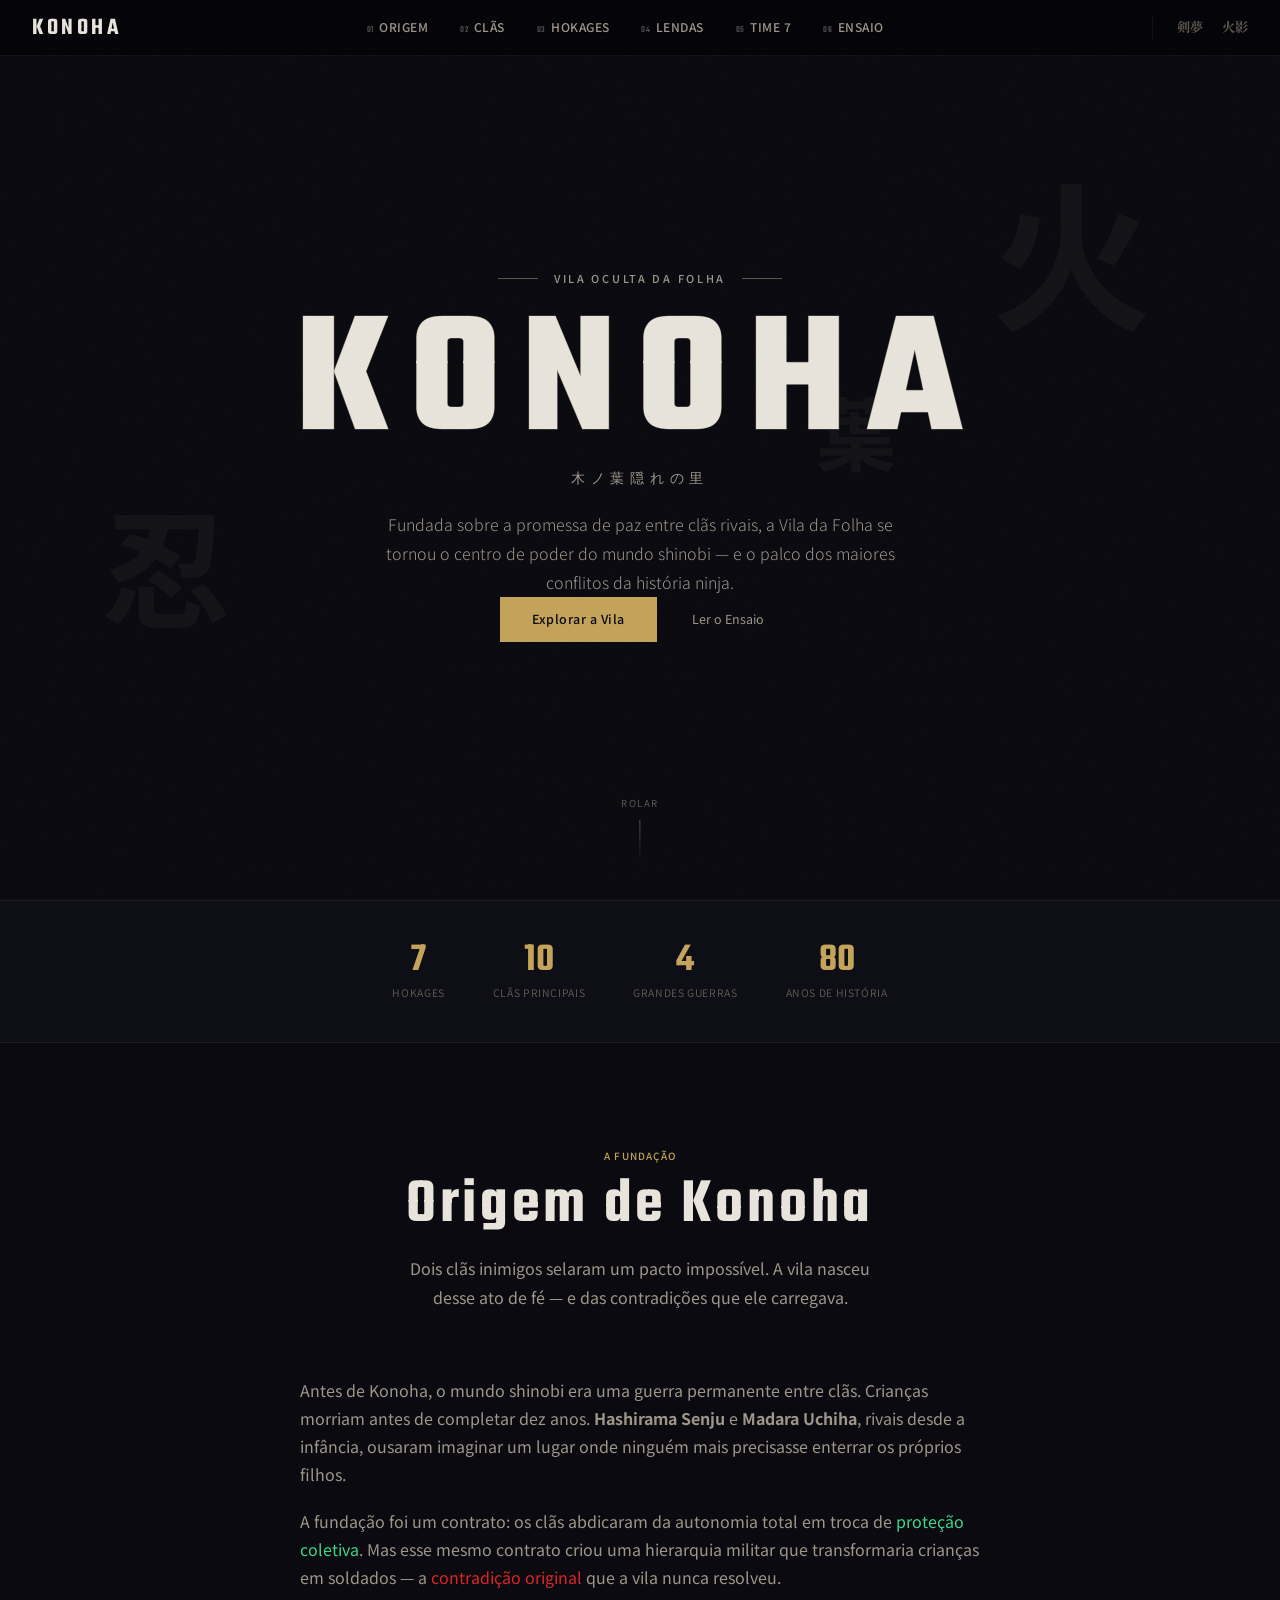
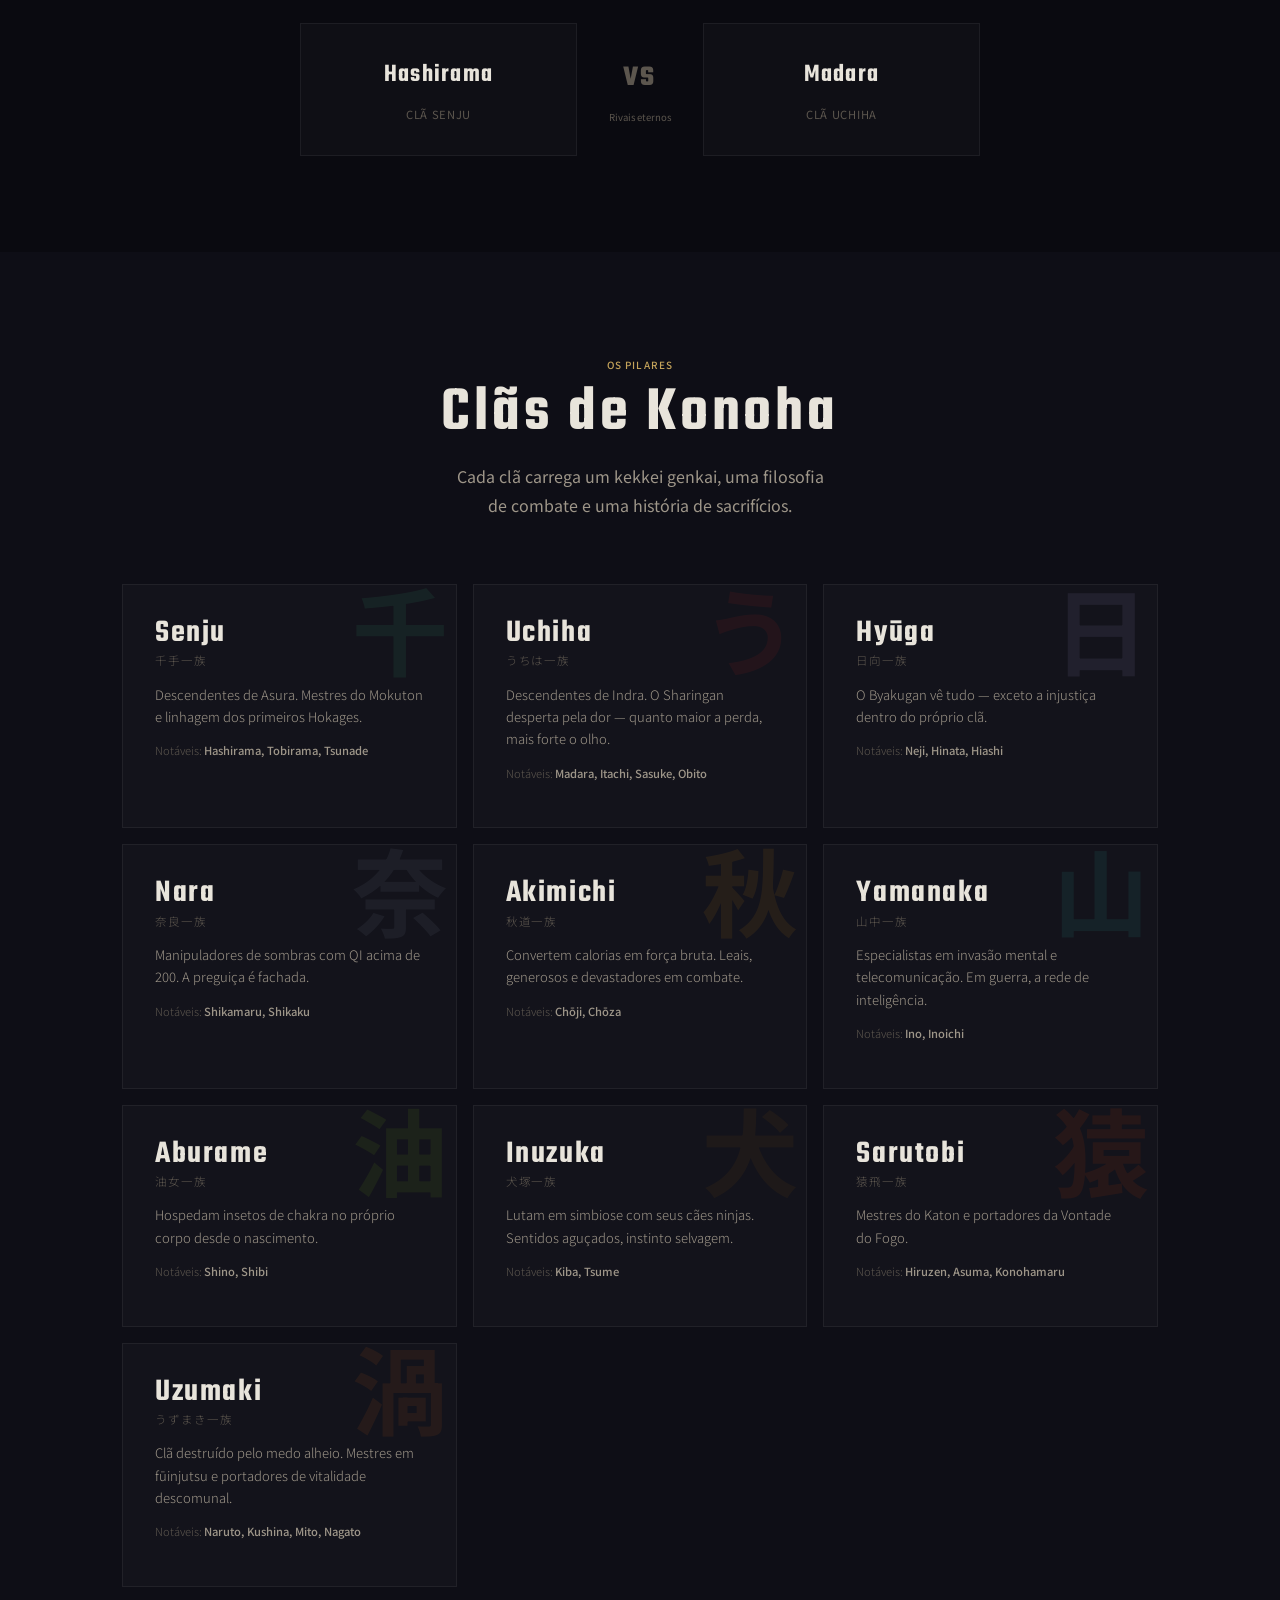
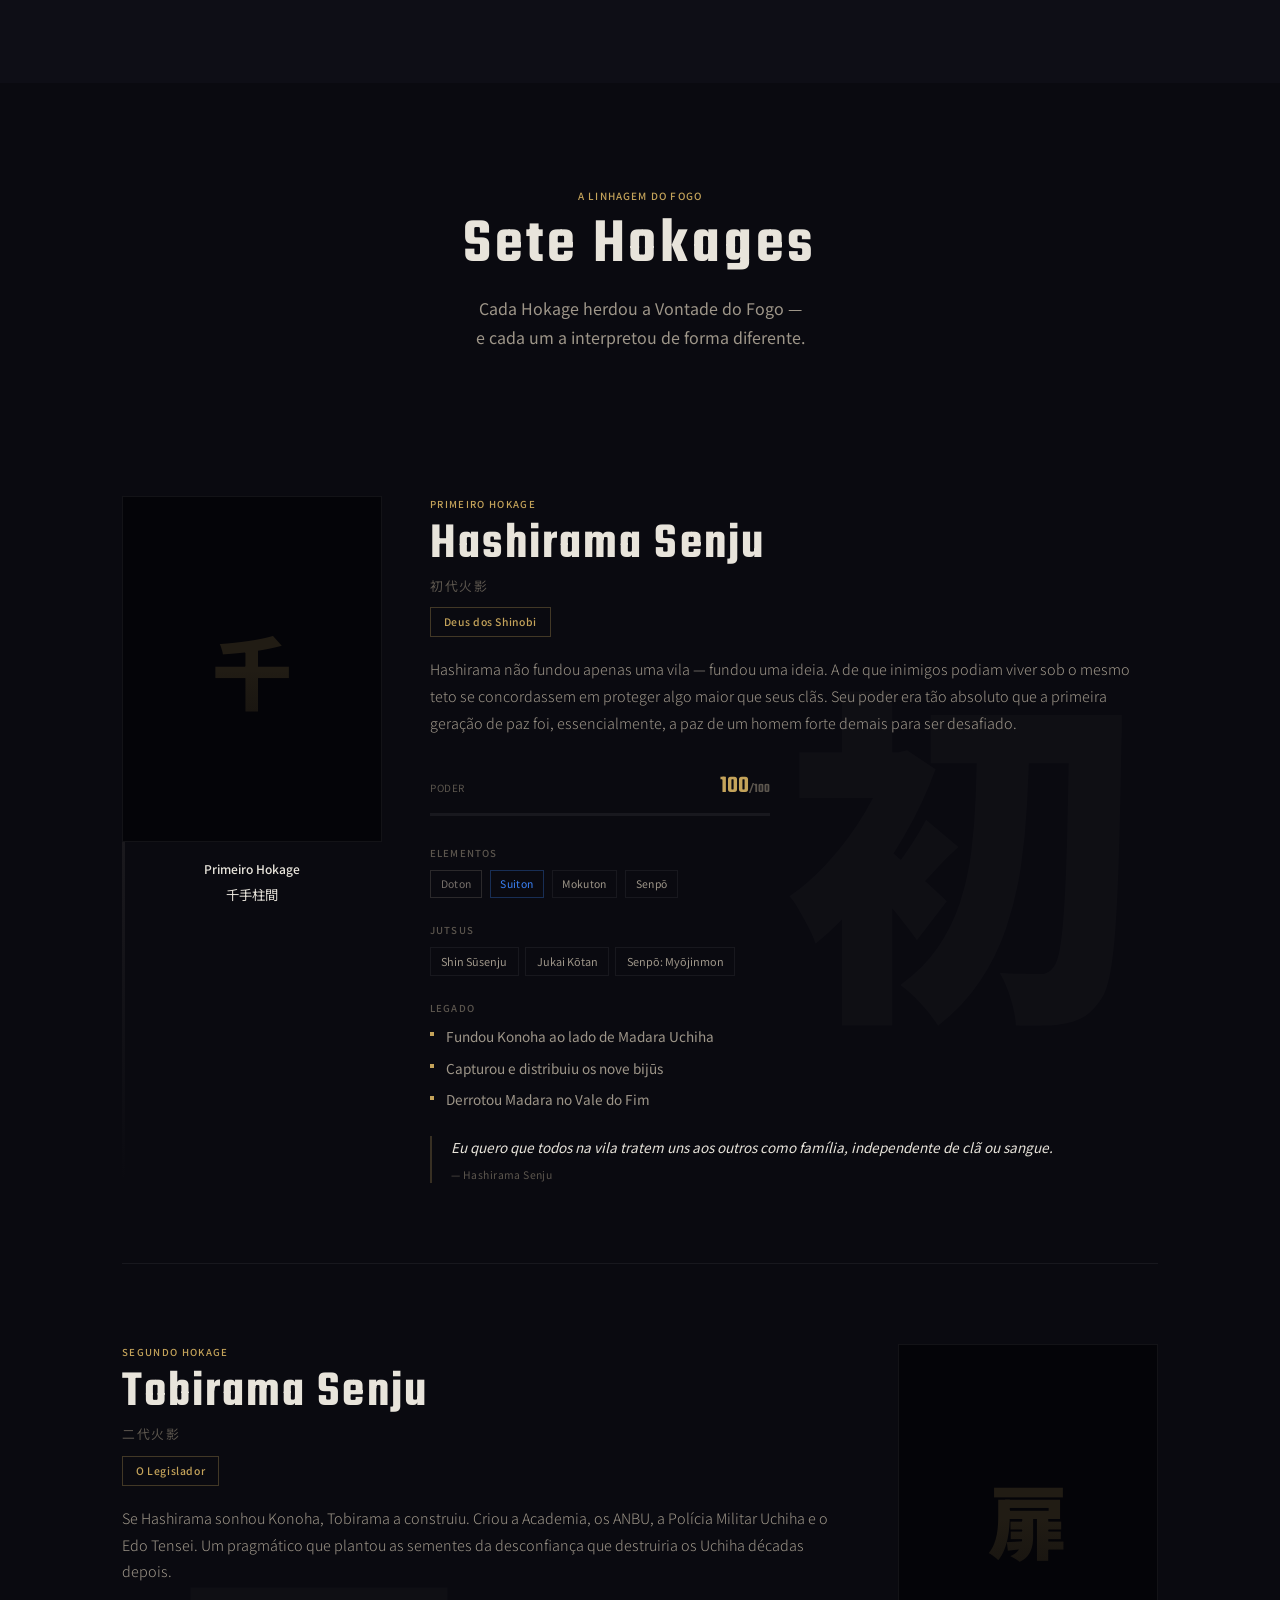
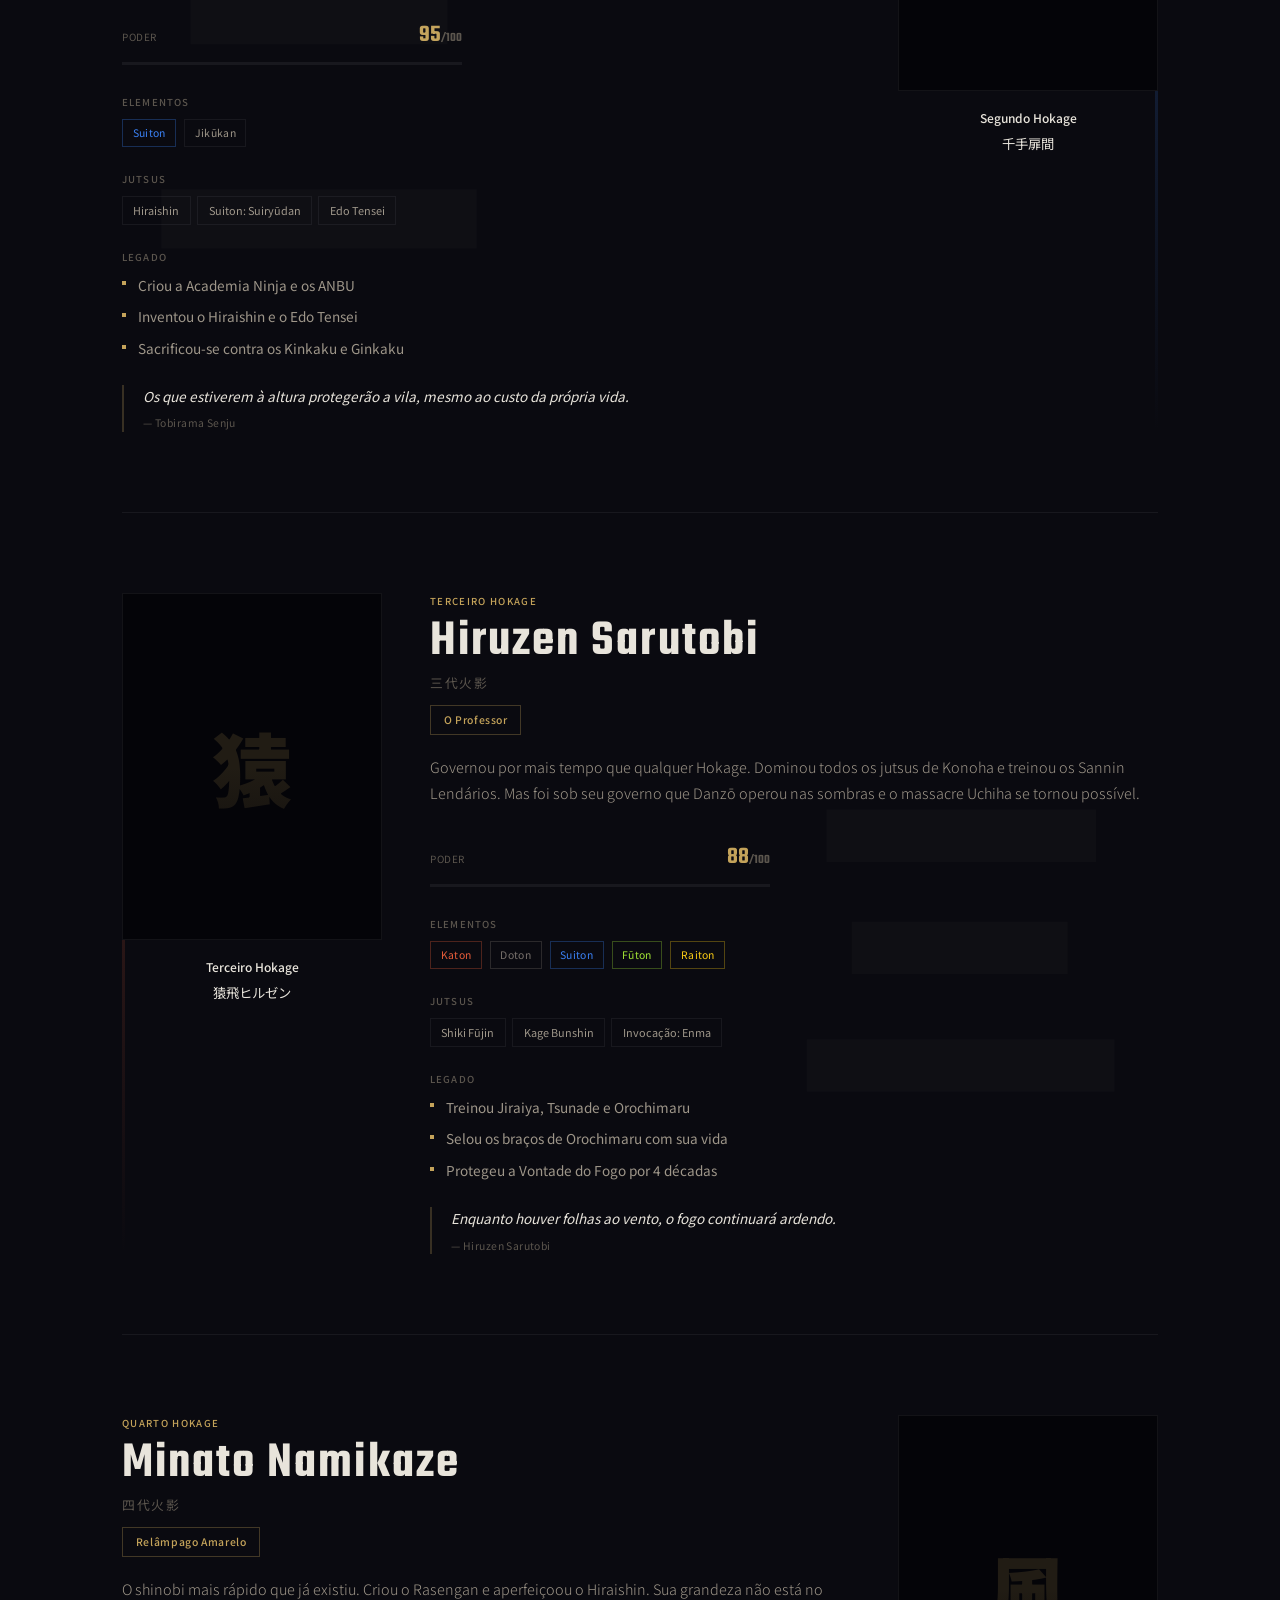
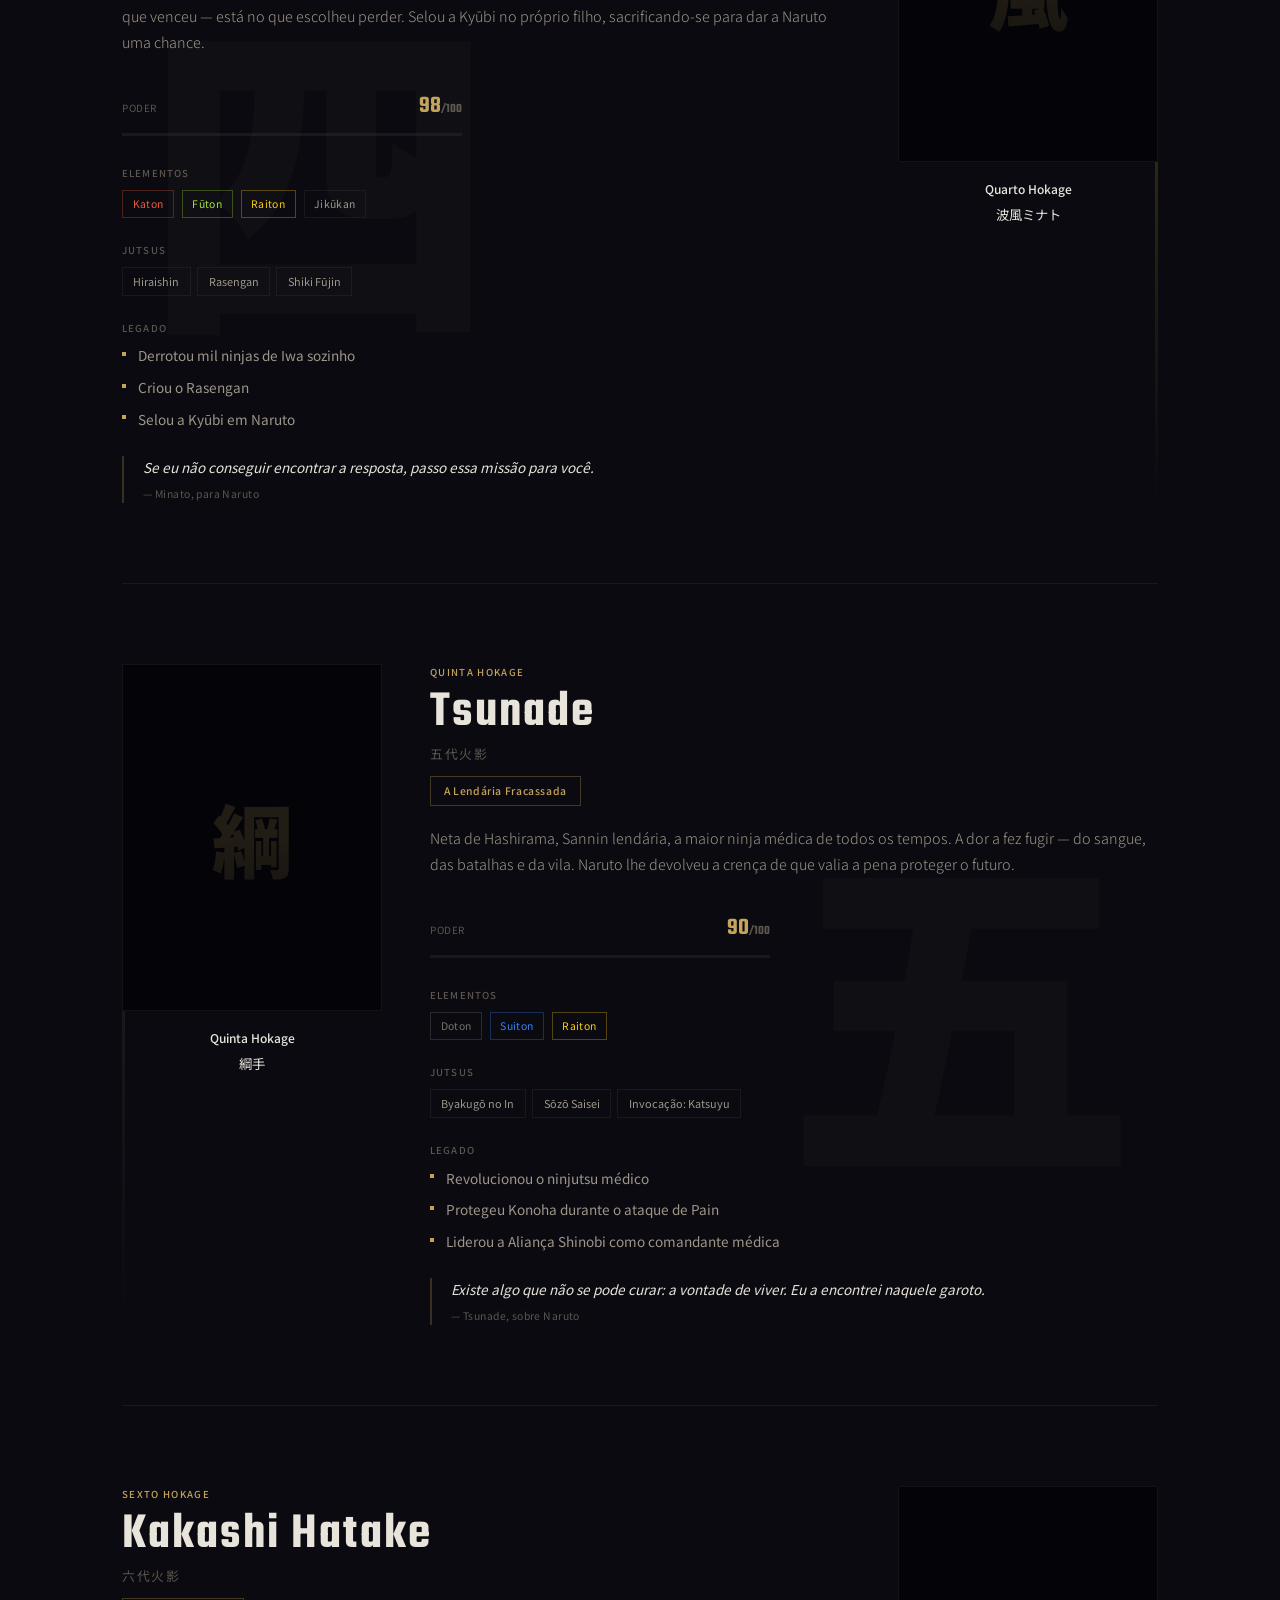
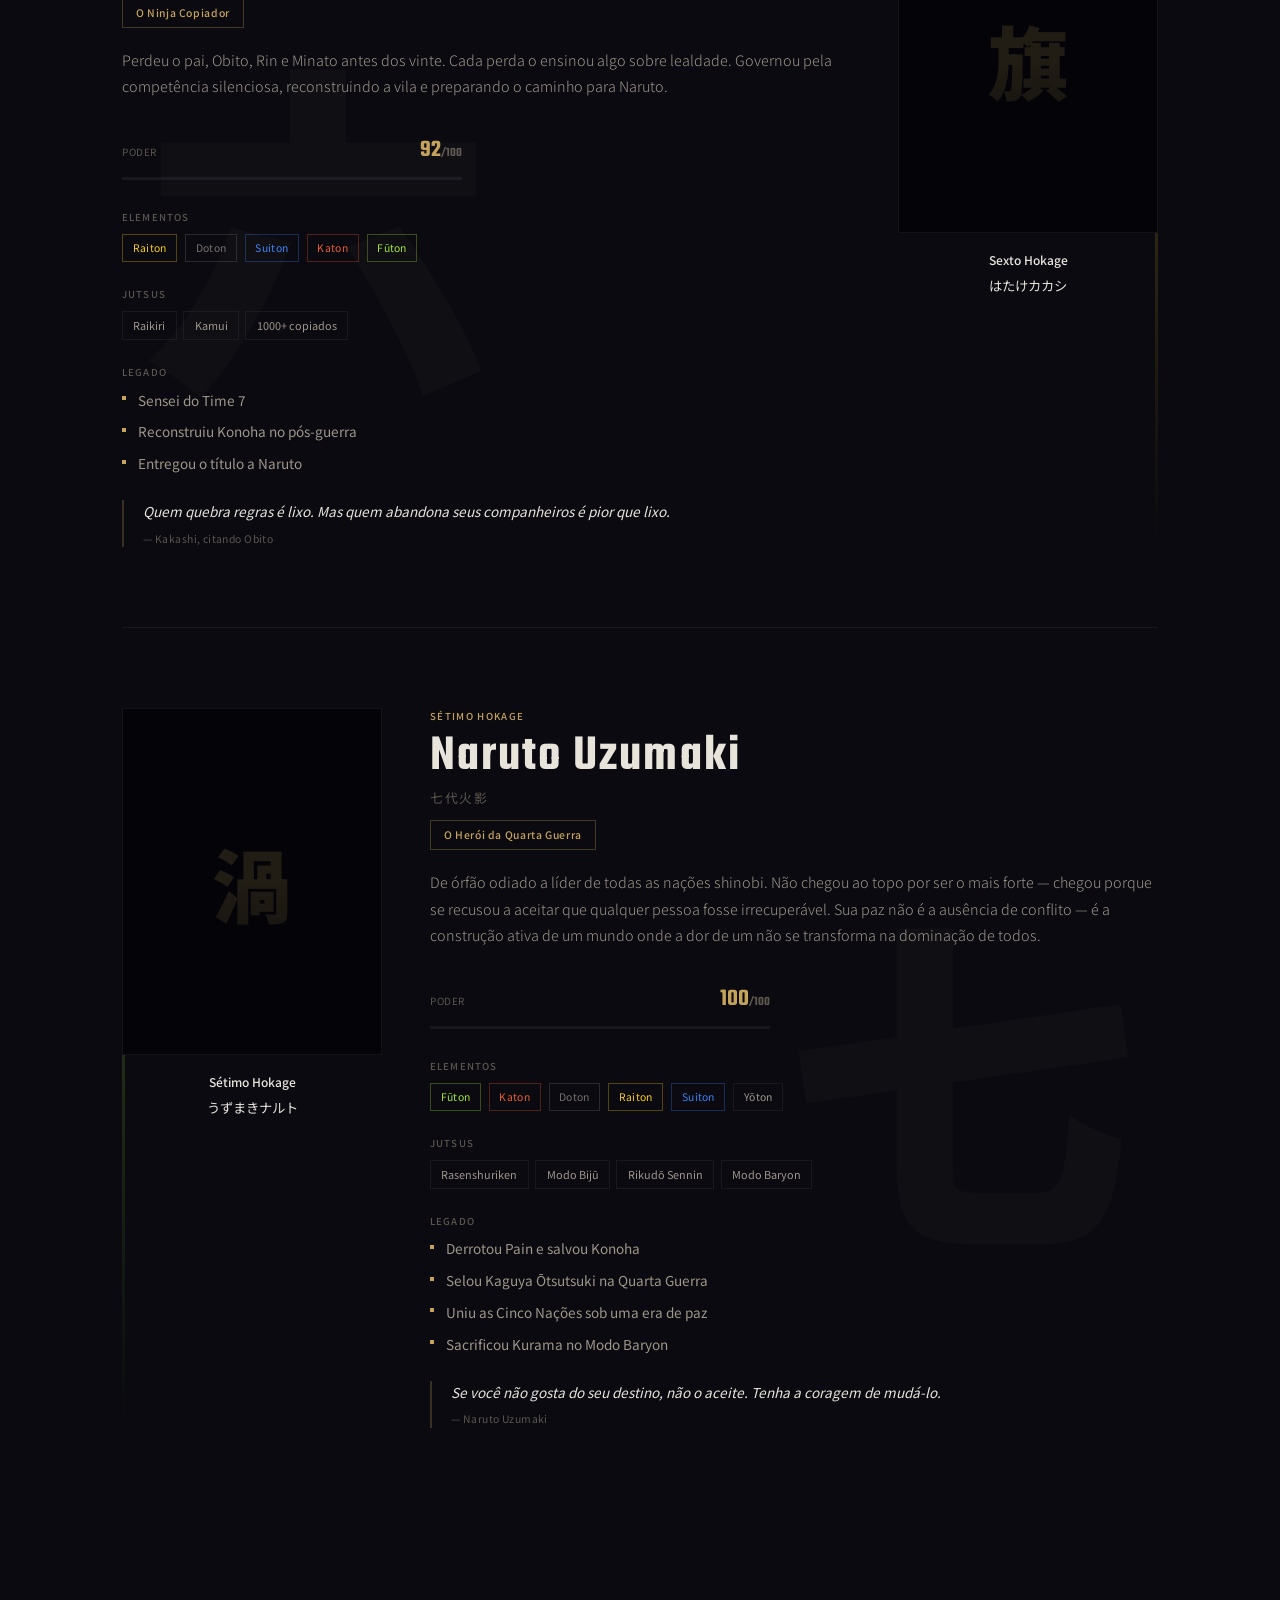
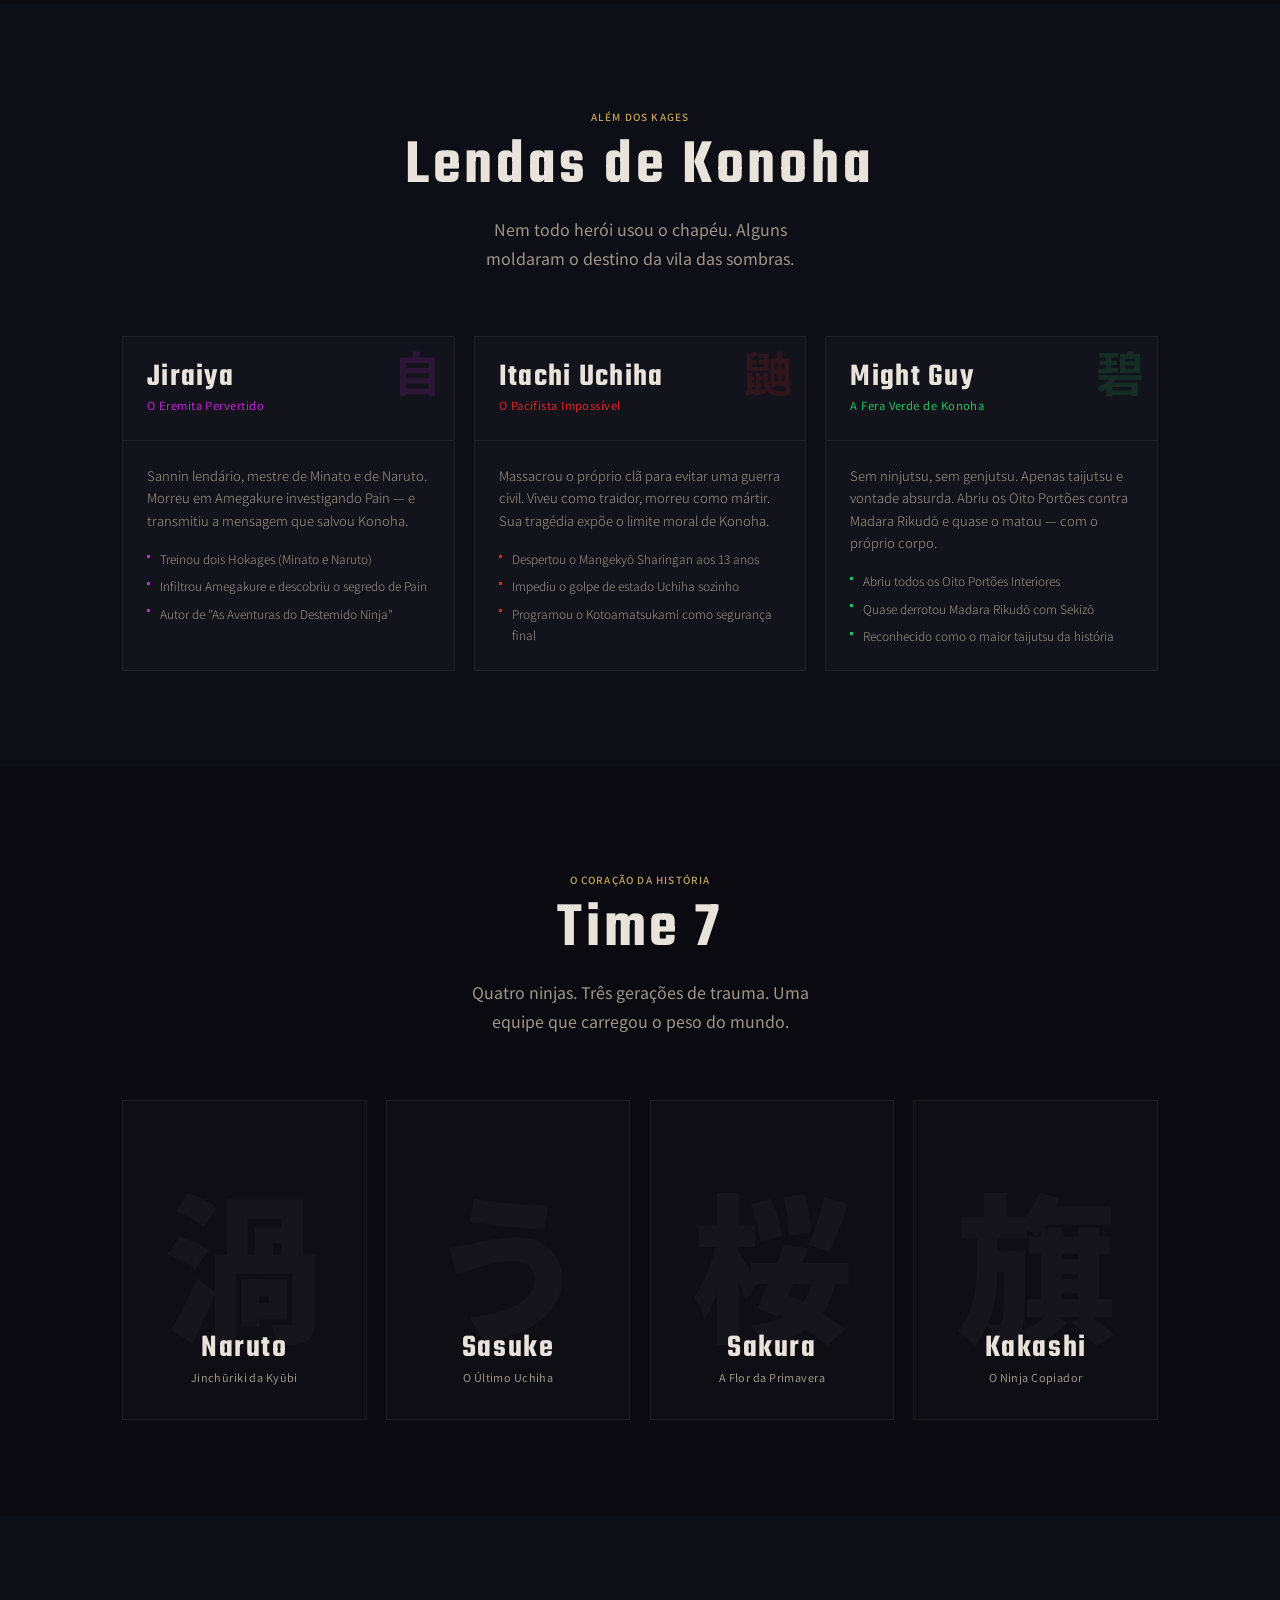
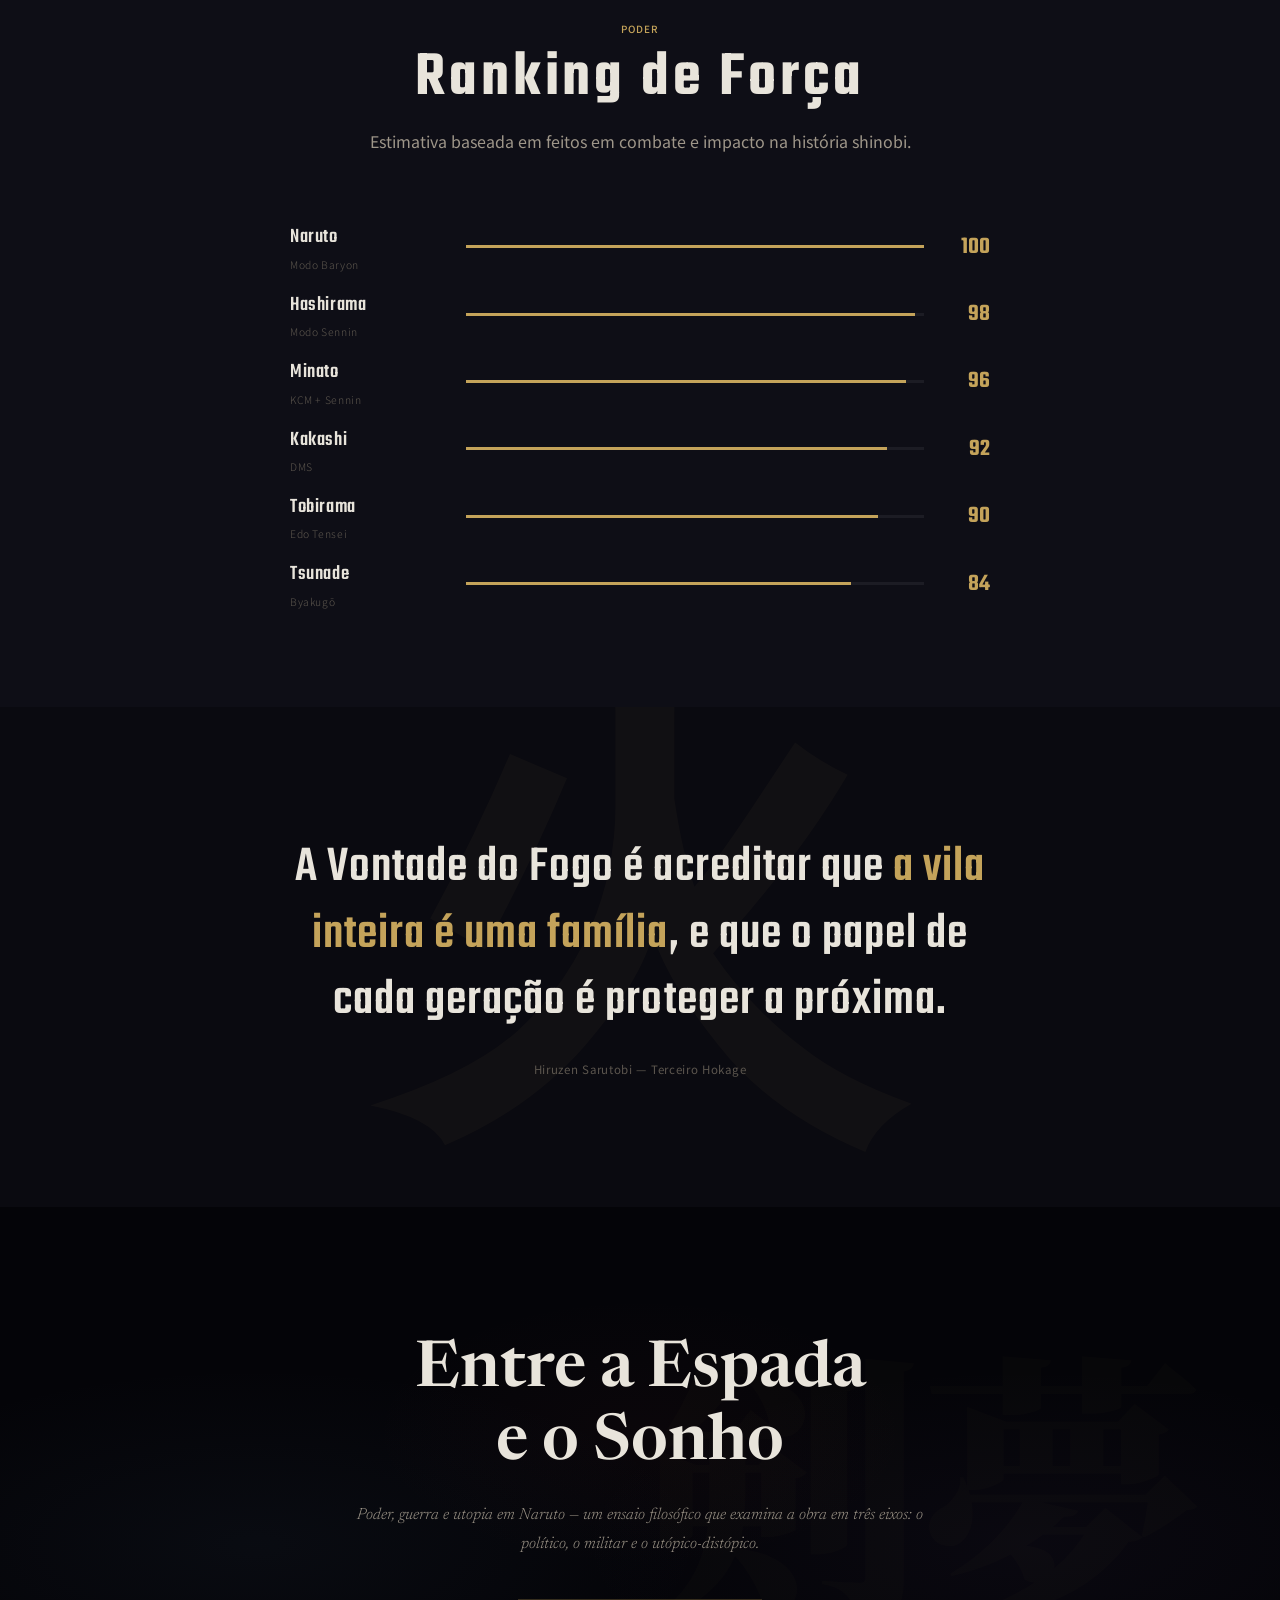
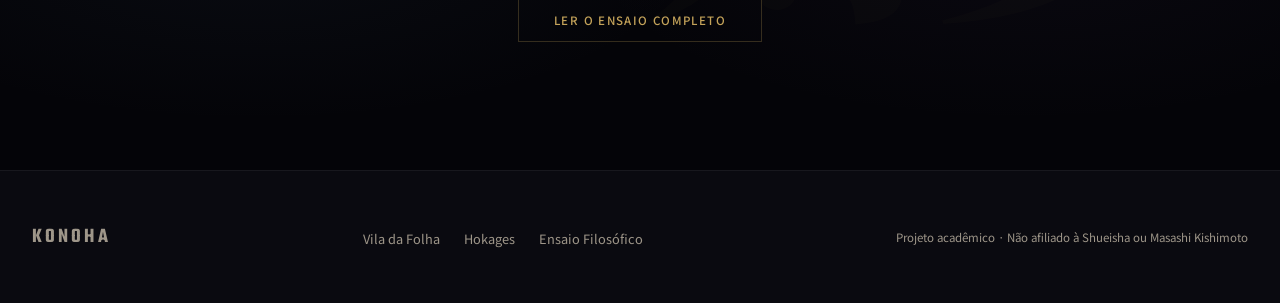
<file: index.html>
<!DOCTYPE html>
<html lang="pt-BR">
<head>
<meta charset="UTF-8">
<meta name="viewport" content="width=device-width, initial-scale=1.0, viewport-fit=cover">
<title>Konoha — Vila Oculta da Folha</title>
<meta name="description" content="Universo Naruto: clãs, Hokages, lendas e ensaio filosófico sobre poder, guerra e utopia.">
<link rel="preconnect" href="https://fonts.googleapis.com">
<link rel="preconnect" href="https://fonts.gstatic.com" crossorigin>
<link href="https://fonts.googleapis.com/css2?family=Teko:wght@400;500;600;700&family=Noto+Sans+JP:wght@300;400;500;700;900&family=Newsreader:ital,opsz,wght@0,6..72,300;0,6..72,400;0,6..72,500;0,6..72,600;1,6..72,300;1,6..72,400;1,6..72,500&family=Noto+Serif+JP:wght@700;900&display=swap" rel="stylesheet">
<link rel="stylesheet" href="Assets/css/tokens.css">
<link rel="stylesheet" href="Assets/css/index.css">
<link rel="stylesheet" href="Assets/css/historia.css">
<link rel="stylesheet" href="Assets/css/responsivo-tablet.css" media="(max-width: 768px)">
<link rel="stylesheet" href="Assets/css/responsivo-celular.css" media="(max-width: 480px)">
</head>
<body>


<nav class="chapter-nav" aria-label="principal">
  <a href="#hero" class="nav-brand">KONOHA</a>
  <div class="nav-chapters">
    <a href="#fundacao" class="chapter" data-num="01">Origem</a>
    <a href="#clas" class="chapter" data-num="02">Clãs</a>
    <a href="#hokages" class="chapter" data-num="03">Hokages</a>
    <a href="#lendas" class="chapter" data-num="04">Lendas</a>
    <a href="#time7" class="chapter" data-num="05">Time 7</a>
    <a href="#ensaio" class="chapter" data-num="06">Ensaio</a>
  </div>
  <div class="nav-sub">
    <a href="ensaio.html" title="Ensaio Filosófico">剣夢</a>
    <a href="historia-konoha.html" title="Hokages">火影</a>
  </div>
</nav>

<header class="hero" id="hero">
  <div class="hero-bg"></div>
  <div class="hero-grid"></div>
  <div class="orb" aria-hidden="true"></div>
  <div class="orb" aria-hidden="true"></div>
  <span class="kanji" aria-hidden="true" lang="ja">火</span>
  <span class="kanji" aria-hidden="true" lang="ja">忍</span>
  <span class="kanji" aria-hidden="true" lang="ja">葉</span>
  <div class="hero-content">
    <p class="hero-eyebrow">Vila Oculta da Folha</p>
    <h1 class="hero-title">
      <span class="outline" aria-hidden="true">KONOHA</span>
      <span class="fill">KONOHA</span>
      <span class="jp" lang="ja">木ノ葉隠れの里</span>
    </h1>
    <p class="hero-sub">Fundada sobre a promessa de paz entre clãs rivais, a Vila da Folha se tornou o centro de poder do mundo shinobi — e o palco dos maiores conflitos da história ninja.</p>
    <div class="hero-actions">
      <a href="#fundacao" class="btn-pri">Explorar a Vila</a>
      <a href="#ensaio" class="btn-gho"><span>Ler o Ensaio</span></a>
    </div>
  </div>
  <div class="scroll-ind" aria-hidden="true"><span>Rolar</span><span></span></div>
</header>

<div class="stats" role="presentation">
  <div class="stat"><span class="n" data-target="7">0</span><span class="l">Hokages</span></div>
  <div class="stat"><span class="n" data-target="10">0</span><span class="l">Clãs Principais</span></div>
  <div class="stat"><span class="n" data-target="4">0</span><span class="l">Grandes Guerras</span></div>
  <div class="stat"><span class="n" data-target="80">0</span><span class="l">Anos de História</span></div>
</div>

<main>

<section class="sec" id="fundacao">
  <div class="inner">
    <header class="sec-hd">
      <span class="tag">A Fundação</span>
      <h2 class="sec-title">Origem de Konoha</h2>
      <p class="sec-desc">Dois clãs inimigos selaram um pacto impossível. A vila nasceu desse ato de fé — e das contradições que ele carregava.</p>
    </header>
    <div class="origin-text">
      <p>Antes de Konoha, o mundo shinobi era uma guerra permanente entre clãs. Crianças morriam antes de completar dez anos. <strong>Hashirama Senju</strong> e <strong>Madara Uchiha</strong>, rivais desde a infância, ousaram imaginar um lugar onde ninguém mais precisasse enterrar os próprios filhos.</p>
      <p>A fundação foi um contrato: os clãs abdicaram da autonomia total em troca de <span class="em-g">proteção coletiva</span>. Mas esse mesmo contrato criou uma hierarquia militar que transformaria crianças em soldados — a <span class="em-r">contradição original</span> que a vila nunca resolveu.</p>
    </div>
    <div class="founders">
      <figure class="founder" style="--c:#3DD68C"><figcaption class="cap"><b>Hashirama</b><small>Clã Senju</small></figcaption></figure>
      <div class="vs"><b>VS</b><small>Rivais eternos</small></div>
      <figure class="founder" style="--c:#DC2626"><figcaption class="cap"><b>Madara</b><small>Clã Uchiha</small></figcaption></figure>
    </div>
  </div>
</section>

<section class="sec alt" id="clas">
  <div class="inner">
    <header class="sec-hd">
      <span class="tag">Os Pilares</span>
      <h2 class="sec-title">Clãs de Konoha</h2>
      <p class="sec-desc">Cada clã carrega um kekkei genkai, uma filosofia de combate e uma história de sacrifícios.</p>
    </header>
    <div class="clan-grid">
      <article class="clan" style="--c:#3DD68C"><span class="crest" aria-hidden="true" lang="ja">千</span><div class="clan-body"><h3>Senju</h3><p class="jp" lang="ja">千手一族</p><p>Descendentes de Asura. Mestres do Mokuton e linhagem dos primeiros Hokages.</p><p class="mem">Notáveis: <b>Hashirama, Tobirama, Tsunade</b></p></div></article>
      <article class="clan" style="--c:#DC2626"><span class="crest" aria-hidden="true" lang="ja">う</span><div class="clan-body"><h3>Uchiha</h3><p class="jp" lang="ja">うちは一族</p><p>Descendentes de Indra. O Sharingan desperta pela dor — quanto maior a perda, mais forte o olho.</p><p class="mem">Notáveis: <b>Madara, Itachi, Sasuke, Obito</b></p></div></article>
      <article class="clan" style="--c:#C4B5FD"><span class="crest" aria-hidden="true" lang="ja">日</span><div class="clan-body"><h3>Hyūga</h3><p class="jp" lang="ja">日向一族</p><p>O Byakugan vê tudo — exceto a injustiça dentro do próprio clã.</p><p class="mem">Notáveis: <b>Neji, Hinata, Hiashi</b></p></div></article>
      <article class="clan" style="--c:#94A3B8"><span class="crest" aria-hidden="true" lang="ja">奈</span><div class="clan-body"><h3>Nara</h3><p class="jp" lang="ja">奈良一族</p><p>Manipuladores de sombras com QI acima de 200. A preguiça é fachada.</p><p class="mem">Notáveis: <b>Shikamaru, Shikaku</b></p></div></article>
      <article class="clan" style="--c:#F59E0B"><span class="crest" aria-hidden="true" lang="ja">秋</span><div class="clan-body"><h3>Akimichi</h3><p class="jp" lang="ja">秋道一族</p><p>Convertem calorias em força bruta. Leais, generosos e devastadores em combate.</p><p class="mem">Notáveis: <b>Chōji, Chōza</b></p></div></article>
      <article class="clan" style="--c:#2DD4BF"><span class="crest" aria-hidden="true" lang="ja">山</span><div class="clan-body"><h3>Yamanaka</h3><p class="jp" lang="ja">山中一族</p><p>Especialistas em invasão mental e telecomunicação. Em guerra, a rede de inteligência.</p><p class="mem">Notáveis: <b>Ino, Inoichi</b></p></div></article>
      <article class="clan" style="--c:#84CC16"><span class="crest" aria-hidden="true" lang="ja">油</span><div class="clan-body"><h3>Aburame</h3><p class="jp" lang="ja">油女一族</p><p>Hospedam insetos de chakra no próprio corpo desde o nascimento.</p><p class="mem">Notáveis: <b>Shino, Shibi</b></p></div></article>
      <article class="clan" style="--c:#A16207"><span class="crest" aria-hidden="true" lang="ja">犬</span><div class="clan-body"><h3>Inuzuka</h3><p class="jp" lang="ja">犬塚一族</p><p>Lutam em simbiose com seus cães ninjas. Sentidos aguçados, instinto selvagem.</p><p class="mem">Notáveis: <b>Kiba, Tsume</b></p></div></article>
      <article class="clan" style="--c:#FF4500"><span class="crest" aria-hidden="true" lang="ja">猿</span><div class="clan-body"><h3>Sarutobi</h3><p class="jp" lang="ja">猿飛一族</p><p>Mestres do Katon e portadores da Vontade do Fogo.</p><p class="mem">Notáveis: <b>Hiruzen, Asuma, Konohamaru</b></p></div></article>
      <article class="clan" style="--c:#F97316"><span class="crest" aria-hidden="true" lang="ja">渦</span><div class="clan-body"><h3>Uzumaki</h3><p class="jp" lang="ja">うずまき一族</p><p>Clã destruído pelo medo alheio. Mestres em fūinjutsu e portadores de vitalidade descomunal.</p><p class="mem">Notáveis: <b>Naruto, Kushina, Mito, Nagato</b></p></div></article>
    </div>
  </div>
</section>

<section class="sec" id="hokages">
  <div class="inner">
    <header class="sec-hd">
      <span class="tag">A Linhagem do Fogo</span>
      <h2 class="sec-title">Sete Hokages</h2>
      <p class="sec-desc">Cada Hokage herdou a Vontade do Fogo — e cada um a interpretou de forma diferente.</p>
    </header>

    <article class="hokage" id="hk1">
      <span class="hk-bg-num" aria-hidden="true" lang="ja">初</span>
      <div class="hk-element-bar" style="background:linear-gradient(to bottom,var(--earth),transparent)" aria-hidden="true"></div>
      <div class="hk-grid">
        <figure class="hk-portrait"><div class="hk-photo-wrap"><span class="hk-medallion" lang="ja">千</span></div><figcaption class="hk-portrait-label"><b>Primeiro Hokage</b><small lang="ja">千手柱間</small></figcaption></figure>
        <div class="hk-info">
          <span class="hk-order">Primeiro Hokage</span>
          <h3 class="hk-name">Hashirama Senju</h3>
          <p class="hk-title-jp" lang="ja">初代火影</p>
          <span class="hk-epithet">Deus dos Shinobi</span>
          <p class="hk-desc">Hashirama não fundou apenas uma vila — fundou uma ideia. A de que inimigos podiam viver sob o mesmo teto se concordassem em proteger algo maior que seus clãs. Seu poder era tão absoluto que a primeira geração de paz foi, essencialmente, a paz de um homem forte demais para ser desafiado.</p>
          <div class="hk-power"><div class="hk-power-head"><span class="hk-power-lbl">Poder</span><span class="hk-power-val">100<small>/100</small></span></div><div class="hk-power-bar"><span class="hk-power-fill" style="--val:100%"></span></div></div>
          <span class="hk-sub-title">Elementos</span>
          <div class="hk-elements"><span class="el-tag" data-el="earth">Doton</span><span class="el-tag" data-el="water">Suiton</span><span class="el-tag">Mokuton</span><span class="el-tag">Senpō</span></div>
          <span class="hk-sub-title">Jutsus</span>
          <div class="chips"><span class="chip">Shin Sūsenju</span><span class="chip">Jukai Kōtan</span><span class="chip">Senpō: Myōjinmon</span></div>
          <span class="hk-sub-title">Legado</span>
          <ul class="events"><li>Fundou Konoha ao lado de Madara Uchiha</li><li>Capturou e distribuiu os nove bijūs</li><li>Derrotou Madara no Vale do Fim</li></ul>
          <blockquote class="hk-quote">Eu quero que todos na vila tratem uns aos outros como família, independente de clã ou sangue.<cite>— Hashirama Senju</cite></blockquote>
        </div>
      </div>
    </article>

    <article class="hokage" id="hk2" data-align="right">
      <span class="hk-bg-num" aria-hidden="true" lang="ja">二</span>
      <div class="hk-element-bar" style="background:linear-gradient(to bottom,var(--water),transparent)" aria-hidden="true"></div>
      <div class="hk-grid">
        <figure class="hk-portrait"><div class="hk-photo-wrap"><span class="hk-medallion" lang="ja">扉</span></div><figcaption class="hk-portrait-label"><b>Segundo Hokage</b><small lang="ja">千手扉間</small></figcaption></figure>
        <div class="hk-info">
          <span class="hk-order">Segundo Hokage</span>
          <h3 class="hk-name">Tobirama Senju</h3>
          <p class="hk-title-jp" lang="ja">二代火影</p>
          <span class="hk-epithet">O Legislador</span>
          <p class="hk-desc">Se Hashirama sonhou Konoha, Tobirama a construiu. Criou a Academia, os ANBU, a Polícia Militar Uchiha e o Edo Tensei. Um pragmático que plantou as sementes da desconfiança que destruiria os Uchiha décadas depois.</p>
          <div class="hk-power"><div class="hk-power-head"><span class="hk-power-lbl">Poder</span><span class="hk-power-val">95<small>/100</small></span></div><div class="hk-power-bar"><span class="hk-power-fill" style="--val:95%"></span></div></div>
          <span class="hk-sub-title">Elementos</span>
          <div class="hk-elements"><span class="el-tag" data-el="water">Suiton</span><span class="el-tag">Jikūkan</span></div>
          <span class="hk-sub-title">Jutsus</span>
          <div class="chips"><span class="chip">Hiraishin</span><span class="chip">Suiton: Suiryūdan</span><span class="chip">Edo Tensei</span></div>
          <span class="hk-sub-title">Legado</span>
          <ul class="events"><li>Criou a Academia Ninja e os ANBU</li><li>Inventou o Hiraishin e o Edo Tensei</li><li>Sacrificou-se contra os Kinkaku e Ginkaku</li></ul>
          <blockquote class="hk-quote">Os que estiverem à altura protegerão a vila, mesmo ao custo da própria vida.<cite>— Tobirama Senju</cite></blockquote>
        </div>
      </div>
    </article>

    <article class="hokage" id="hk3">
      <span class="hk-bg-num" aria-hidden="true" lang="ja">三</span>
      <div class="hk-element-bar" style="background:linear-gradient(to bottom,var(--fire),transparent)" aria-hidden="true"></div>
      <div class="hk-grid">
        <figure class="hk-portrait"><div class="hk-photo-wrap"><span class="hk-medallion" lang="ja">猿</span></div><figcaption class="hk-portrait-label"><b>Terceiro Hokage</b><small lang="ja">猿飛ヒルゼン</small></figcaption></figure>
        <div class="hk-info">
          <span class="hk-order">Terceiro Hokage</span>
          <h3 class="hk-name">Hiruzen Sarutobi</h3>
          <p class="hk-title-jp" lang="ja">三代火影</p>
          <span class="hk-epithet">O Professor</span>
          <p class="hk-desc">Governou por mais tempo que qualquer Hokage. Dominou todos os jutsus de Konoha e treinou os Sannin Lendários. Mas foi sob seu governo que Danzō operou nas sombras e o massacre Uchiha se tornou possível.</p>
          <div class="hk-power"><div class="hk-power-head"><span class="hk-power-lbl">Poder</span><span class="hk-power-val">88<small>/100</small></span></div><div class="hk-power-bar"><span class="hk-power-fill" style="--val:88%"></span></div></div>
          <span class="hk-sub-title">Elementos</span>
          <div class="hk-elements"><span class="el-tag" data-el="fire">Katon</span><span class="el-tag" data-el="earth">Doton</span><span class="el-tag" data-el="water">Suiton</span><span class="el-tag" data-el="wind">Fūton</span><span class="el-tag" data-el="lightning">Raiton</span></div>
          <span class="hk-sub-title">Jutsus</span>
          <div class="chips"><span class="chip">Shiki Fūjin</span><span class="chip">Kage Bunshin</span><span class="chip">Invocação: Enma</span></div>
          <span class="hk-sub-title">Legado</span>
          <ul class="events"><li>Treinou Jiraiya, Tsunade e Orochimaru</li><li>Selou os braços de Orochimaru com sua vida</li><li>Protegeu a Vontade do Fogo por 4 décadas</li></ul>
          <blockquote class="hk-quote">Enquanto houver folhas ao vento, o fogo continuará ardendo.<cite>— Hiruzen Sarutobi</cite></blockquote>
        </div>
      </div>
    </article>

    <article class="hokage" id="hk4" data-align="right">
      <span class="hk-bg-num" aria-hidden="true" lang="ja">四</span>
      <div class="hk-element-bar" style="background:linear-gradient(to bottom,var(--lightning),transparent)" aria-hidden="true"></div>
      <div class="hk-grid">
        <figure class="hk-portrait"><div class="hk-photo-wrap"><span class="hk-medallion" lang="ja">風</span></div><figcaption class="hk-portrait-label"><b>Quarto Hokage</b><small lang="ja">波風ミナト</small></figcaption></figure>
        <div class="hk-info">
          <span class="hk-order">Quarto Hokage</span>
          <h3 class="hk-name">Minato Namikaze</h3>
          <p class="hk-title-jp" lang="ja">四代火影</p>
          <span class="hk-epithet">Relâmpago Amarelo</span>
          <p class="hk-desc">O shinobi mais rápido que já existiu. Criou o Rasengan e aperfeiçoou o Hiraishin. Sua grandeza não está no que venceu — está no que escolheu perder. Selou a Kyūbi no próprio filho, sacrificando-se para dar a Naruto uma chance.</p>
          <div class="hk-power"><div class="hk-power-head"><span class="hk-power-lbl">Poder</span><span class="hk-power-val">98<small>/100</small></span></div><div class="hk-power-bar"><span class="hk-power-fill" style="--val:98%"></span></div></div>
          <span class="hk-sub-title">Elementos</span>
          <div class="hk-elements"><span class="el-tag" data-el="fire">Katon</span><span class="el-tag" data-el="wind">Fūton</span><span class="el-tag" data-el="lightning">Raiton</span><span class="el-tag">Jikūkan</span></div>
          <span class="hk-sub-title">Jutsus</span>
          <div class="chips"><span class="chip">Hiraishin</span><span class="chip">Rasengan</span><span class="chip">Shiki Fūjin</span></div>
          <span class="hk-sub-title">Legado</span>
          <ul class="events"><li>Derrotou mil ninjas de Iwa sozinho</li><li>Criou o Rasengan</li><li>Selou a Kyūbi em Naruto</li></ul>
          <blockquote class="hk-quote">Se eu não conseguir encontrar a resposta, passo essa missão para você.<cite>— Minato, para Naruto</cite></blockquote>
        </div>
      </div>
    </article>

    <article class="hokage" id="hk5">
      <span class="hk-bg-num" aria-hidden="true" lang="ja">五</span>
      <div class="hk-element-bar" style="background:linear-gradient(to bottom,var(--earth),transparent)" aria-hidden="true"></div>
      <div class="hk-grid">
        <figure class="hk-portrait"><div class="hk-photo-wrap"><span class="hk-medallion" lang="ja">綱</span></div><figcaption class="hk-portrait-label"><b>Quinta Hokage</b><small lang="ja">綱手</small></figcaption></figure>
        <div class="hk-info">
          <span class="hk-order">Quinta Hokage</span>
          <h3 class="hk-name">Tsunade</h3>
          <p class="hk-title-jp" lang="ja">五代火影</p>
          <span class="hk-epithet">A Lendária Fracassada</span>
          <p class="hk-desc">Neta de Hashirama, Sannin lendária, a maior ninja médica de todos os tempos. A dor a fez fugir — do sangue, das batalhas e da vila. Naruto lhe devolveu a crença de que valia a pena proteger o futuro.</p>
          <div class="hk-power"><div class="hk-power-head"><span class="hk-power-lbl">Poder</span><span class="hk-power-val">90<small>/100</small></span></div><div class="hk-power-bar"><span class="hk-power-fill" style="--val:90%"></span></div></div>
          <span class="hk-sub-title">Elementos</span>
          <div class="hk-elements"><span class="el-tag" data-el="earth">Doton</span><span class="el-tag" data-el="water">Suiton</span><span class="el-tag" data-el="lightning">Raiton</span></div>
          <span class="hk-sub-title">Jutsus</span>
          <div class="chips"><span class="chip">Byakugō no In</span><span class="chip">Sōzō Saisei</span><span class="chip">Invocação: Katsuyu</span></div>
          <span class="hk-sub-title">Legado</span>
          <ul class="events"><li>Revolucionou o ninjutsu médico</li><li>Protegeu Konoha durante o ataque de Pain</li><li>Liderou a Aliança Shinobi como comandante médica</li></ul>
          <blockquote class="hk-quote">Existe algo que não se pode curar: a vontade de viver. Eu a encontrei naquele garoto.<cite>— Tsunade, sobre Naruto</cite></blockquote>
        </div>
      </div>
    </article>

    <article class="hokage" id="hk6" data-align="right">
      <span class="hk-bg-num" aria-hidden="true" lang="ja">六</span>
      <div class="hk-element-bar" style="background:linear-gradient(to bottom,var(--lightning),transparent)" aria-hidden="true"></div>
      <div class="hk-grid">
        <figure class="hk-portrait"><div class="hk-photo-wrap"><span class="hk-medallion" lang="ja">旗</span></div><figcaption class="hk-portrait-label"><b>Sexto Hokage</b><small lang="ja">はたけカカシ</small></figcaption></figure>
        <div class="hk-info">
          <span class="hk-order">Sexto Hokage</span>
          <h3 class="hk-name">Kakashi Hatake</h3>
          <p class="hk-title-jp" lang="ja">六代火影</p>
          <span class="hk-epithet">O Ninja Copiador</span>
          <p class="hk-desc">Perdeu o pai, Obito, Rin e Minato antes dos vinte. Cada perda o ensinou algo sobre lealdade. Governou pela competência silenciosa, reconstruindo a vila e preparando o caminho para Naruto.</p>
          <div class="hk-power"><div class="hk-power-head"><span class="hk-power-lbl">Poder</span><span class="hk-power-val">92<small>/100</small></span></div><div class="hk-power-bar"><span class="hk-power-fill" style="--val:92%"></span></div></div>
          <span class="hk-sub-title">Elementos</span>
          <div class="hk-elements"><span class="el-tag" data-el="lightning">Raiton</span><span class="el-tag" data-el="earth">Doton</span><span class="el-tag" data-el="water">Suiton</span><span class="el-tag" data-el="fire">Katon</span><span class="el-tag" data-el="wind">Fūton</span></div>
          <span class="hk-sub-title">Jutsus</span>
          <div class="chips"><span class="chip">Raikiri</span><span class="chip">Kamui</span><span class="chip">1000+ copiados</span></div>
          <span class="hk-sub-title">Legado</span>
          <ul class="events"><li>Sensei do Time 7</li><li>Reconstruiu Konoha no pós-guerra</li><li>Entregou o título a Naruto</li></ul>
          <blockquote class="hk-quote">Quem quebra regras é lixo. Mas quem abandona seus companheiros é pior que lixo.<cite>— Kakashi, citando Obito</cite></blockquote>
        </div>
      </div>
    </article>

    <article class="hokage" id="hk7">
      <span class="hk-bg-num" aria-hidden="true" lang="ja">七</span>
      <div class="hk-element-bar" style="background:linear-gradient(to bottom,var(--wind),transparent)" aria-hidden="true"></div>
      <div class="hk-grid">
        <figure class="hk-portrait"><div class="hk-photo-wrap"><span class="hk-medallion" lang="ja">渦</span></div><figcaption class="hk-portrait-label"><b>Sétimo Hokage</b><small lang="ja">うずまきナルト</small></figcaption></figure>
        <div class="hk-info">
          <span class="hk-order">Sétimo Hokage</span>
          <h3 class="hk-name">Naruto Uzumaki</h3>
          <p class="hk-title-jp" lang="ja">七代火影</p>
          <span class="hk-epithet">O Herói da Quarta Guerra</span>
          <p class="hk-desc">De órfão odiado a líder de todas as nações shinobi. Não chegou ao topo por ser o mais forte — chegou porque se recusou a aceitar que qualquer pessoa fosse irrecuperável. Sua paz não é a ausência de conflito — é a construção ativa de um mundo onde a dor de um não se transforma na dominação de todos.</p>
          <div class="hk-power"><div class="hk-power-head"><span class="hk-power-lbl">Poder</span><span class="hk-power-val">100<small>/100</small></span></div><div class="hk-power-bar"><span class="hk-power-fill" style="--val:100%"></span></div></div>
          <span class="hk-sub-title">Elementos</span>
          <div class="hk-elements"><span class="el-tag" data-el="wind">Fūton</span><span class="el-tag" data-el="fire">Katon</span><span class="el-tag" data-el="earth">Doton</span><span class="el-tag" data-el="lightning">Raiton</span><span class="el-tag" data-el="water">Suiton</span><span class="el-tag">Yōton</span></div>
          <span class="hk-sub-title">Jutsus</span>
          <div class="chips"><span class="chip">Rasenshuriken</span><span class="chip">Modo Bijū</span><span class="chip">Rikudō Sennin</span><span class="chip">Modo Baryon</span></div>
          <span class="hk-sub-title">Legado</span>
          <ul class="events"><li>Derrotou Pain e salvou Konoha</li><li>Selou Kaguya Ōtsutsuki na Quarta Guerra</li><li>Uniu as Cinco Nações sob uma era de paz</li><li>Sacrificou Kurama no Modo Baryon</li></ul>
          <blockquote class="hk-quote">Se você não gosta do seu destino, não o aceite. Tenha a coragem de mudá-lo.<cite>— Naruto Uzumaki</cite></blockquote>
        </div>
      </div>
    </article>

  </div>
</section>

<section class="sec alt" id="lendas">
  <div class="inner">
    <header class="sec-hd">
      <span class="tag">Além dos Kages</span>
      <h2 class="sec-title">Lendas de Konoha</h2>
      <p class="sec-desc">Nem todo herói usou o chapéu. Alguns moldaram o destino da vila das sombras.</p>
    </header>
    <div class="leg-grid">
      <article class="leg-card" style="--c:#C026D3"><header><span class="crest" aria-hidden="true" lang="ja">自</span><h3>Jiraiya</h3><p class="epi">O Eremita Pervertido</p></header><div class="body"><p>Sannin lendário, mestre de Minato e de Naruto. Morreu em Amegakure investigando Pain — e transmitiu a mensagem que salvou Konoha.</p><ul><li>Treinou dois Hokages (Minato e Naruto)</li><li>Infiltrou Amegakure e descobriu o segredo de Pain</li><li>Autor de "As Aventuras do Destemido Ninja"</li></ul></div></article>
      <article class="leg-card" style="--c:#DC2626"><header><span class="crest" aria-hidden="true" lang="ja">鼬</span><h3>Itachi Uchiha</h3><p class="epi">O Pacifista Impossível</p></header><div class="body"><p>Massacrou o próprio clã para evitar uma guerra civil. Viveu como traidor, morreu como mártir. Sua tragédia expõe o limite moral de Konoha.</p><ul><li>Despertou o Mangekyō Sharingan aos 13 anos</li><li>Impediu o golpe de estado Uchiha sozinho</li><li>Programou o Kotoamatsukami como segurança final</li></ul></div></article>
      <article class="leg-card" style="--c:#22C55E"><header><span class="crest" aria-hidden="true" lang="ja">碧</span><h3>Might Guy</h3><p class="epi">A Fera Verde de Konoha</p></header><div class="body"><p>Sem ninjutsu, sem genjutsu. Apenas taijutsu e vontade absurda. Abriu os Oito Portões contra Madara Rikudō e quase o matou — com o próprio corpo.</p><ul><li>Abriu todos os Oito Portões Interiores</li><li>Quase derrotou Madara Rikudō com Sekizō</li><li>Reconhecido como o maior taijutsu da história</li></ul></div></article>
    </div>
  </div>
</section>

<section class="sec" id="time7">
  <div class="inner">
    <header class="sec-hd">
      <span class="tag">O Coração da História</span>
      <h2 class="sec-title">Time 7</h2>
      <p class="sec-desc">Quatro ninjas. Três gerações de trauma. Uma equipe que carregou o peso do mundo.</p>
    </header>
    <div class="char-grid">
      <article class="char-card">
        <div class="front"><span class="bgk" aria-hidden="true" lang="ja">渦</span><h3>Naruto</h3><p class="role">Jinchūriki da Kyūbi</p></div>
        <div class="back"><h4>Naruto Uzumaki</h4><p class="rank">Sétimo Hokage</p><p>Órfão, jinchūriki, rejeitado. Transformou dor em empatia e ódio em reconhecimento.</p><div class="cstats"><div><span class="cs-lbl">Stamina</span><div class="cs-bar"><span style="--v:100%"></span></div></div><div><span class="cs-lbl">Ninjutsu</span><div class="cs-bar"><span style="--v:80%"></span></div></div><div><span class="cs-lbl">Taijutsu</span><div class="cs-bar"><span style="--v:70%"></span></div></div><div><span class="cs-lbl">Velocidade</span><div class="cs-bar"><span style="--v:70%"></span></div></div></div><p class="rank" style="margin-top:0.6rem;font-size:0.55rem;color:var(--tx-dim)">Databook 4 · Total: 26/40</p></div>
      </article>
      <article class="char-card">
        <div class="front"><span class="bgk" aria-hidden="true" lang="ja">う</span><h3>Sasuke</h3><p class="role">O Último Uchiha</p></div>
        <div class="back"><h4>Sasuke Uchiha</h4><p class="rank">Shinobi das Sombras</p><p>Viveu para vingar, depois para destruir, e por fim para proteger — da periferia.</p><div class="cstats"><div><span class="cs-lbl">Ninjutsu</span><div class="cs-bar"><span style="--v:100%"></span></div></div><div><span class="cs-lbl">Genjutsu</span><div class="cs-bar"><span style="--v:100%"></span></div></div><div><span class="cs-lbl">Selos</span><div class="cs-bar"><span style="--v:100%"></span></div></div><div><span class="cs-lbl">Velocidade</span><div class="cs-bar"><span style="--v:90%"></span></div></div></div><p class="rank" style="margin-top:0.6rem;font-size:0.55rem;color:var(--tx-dim)">Databook 4 · Total: 34/40</p></div>
      </article>
      <article class="char-card">
        <div class="front"><span class="bgk" aria-hidden="true" lang="ja">桜</span><h3>Sakura</h3><p class="role">A Flor da Primavera</p></div>
        <div class="back"><h4>Sakura Haruno</h4><p class="rank">Ninja Médica Suprema</p><p>Sem clã, sem kekkei genkai. Construiu seu poder do zero. Prova de que vontade supera linhagem.</p><div class="cstats"><div><span class="cs-lbl">Inteligência</span><div class="cs-bar"><span style="--v:80%"></span></div></div><div><span class="cs-lbl">Selos</span><div class="cs-bar"><span style="--v:80%"></span></div></div><div><span class="cs-lbl">Genjutsu</span><div class="cs-bar"><span style="--v:70%"></span></div></div><div><span class="cs-lbl">Ninjutsu</span><div class="cs-bar"><span style="--v:60%"></span></div></div></div><p class="rank" style="margin-top:0.6rem;font-size:0.55rem;color:var(--tx-dim)">Databook 4 · Total: 26/40</p></div>
      </article>
      <article class="char-card">
        <div class="front"><span class="bgk" aria-hidden="true" lang="ja">旗</span><h3>Kakashi</h3><p class="role">O Ninja Copiador</p></div>
        <div class="back"><h4>Kakashi Hatake</h4><p class="rank">Sexto Hokage</p><p>Gênio traumatizado. Ensinou ao Time 7 a única lição que importava: não abandonar os companheiros.</p><div class="cstats"><div><span class="cs-lbl">Ninjutsu</span><div class="cs-bar"><span style="--v:100%"></span></div></div><div><span class="cs-lbl">Selos</span><div class="cs-bar"><span style="--v:100%"></span></div></div><div><span class="cs-lbl">Inteligência</span><div class="cs-bar"><span style="--v:90%"></span></div></div><div><span class="cs-lbl">Velocidade</span><div class="cs-bar"><span style="--v:90%"></span></div></div></div><p class="rank" style="margin-top:0.6rem;font-size:0.55rem;color:var(--tx-dim)">Databook 4 · Total: 34/40</p></div>
      </article>
    </div>
  </div>
</section>

<section class="sec alt" id="ranking">
  <div class="inner">
    <header class="sec-hd">
      <span class="tag">Poder</span>
      <h2 class="sec-title">Ranking de Força</h2>
      <p class="sec-desc">Estimativa baseada em feitos em combate e impacto na história shinobi.</p>
    </header>
    <div class="ranking">
      <div class="rank-row"><span class="name">Naruto<small>Modo Baryon</small></span><div class="track"><span style="--v:100%"></span></div><span class="val">100</span></div>
      <div class="rank-row"><span class="name">Hashirama<small>Modo Sennin</small></span><div class="track"><span style="--v:98%"></span></div><span class="val">98</span></div>
      <div class="rank-row"><span class="name">Minato<small>KCM + Sennin</small></span><div class="track"><span style="--v:96%"></span></div><span class="val">96</span></div>
      <div class="rank-row"><span class="name">Kakashi<small>DMS</small></span><div class="track"><span style="--v:92%"></span></div><span class="val">92</span></div>
      <div class="rank-row"><span class="name">Tobirama<small>Edo Tensei</small></span><div class="track"><span style="--v:90%"></span></div><span class="val">90</span></div>
      <div class="rank-row"><span class="name">Tsunade<small>Byakugō</small></span><div class="track"><span style="--v:84%"></span></div><span class="val">84</span></div>
    </div>
  </div>
</section>

<section class="will" aria-label="Vontade do Fogo">
  <span class="will-k" aria-hidden="true" lang="ja">火</span>
  <blockquote>A Vontade do Fogo é acreditar que <mark>a vila inteira é uma família</mark>, e que o papel de cada geração é proteger a próxima.</blockquote>
  <cite>Hiruzen Sarutobi — Terceiro Hokage</cite>
</section>

<section class="essay-preview" id="ensaio">
  <span class="ep-kanji" aria-hidden="true" lang="ja">剣夢</span>
  <div class="ep-content">
    <h2 class="ep-title">Entre a Espada<br>e o Sonho</h2>
    <p class="ep-sub">Poder, guerra e utopia em Naruto — um ensaio filosófico que examina a obra em três eixos: o político, o militar e o utópico-distópico.</p>
    <a href="ensaio.html" class="explore-cta">Ler o Ensaio Completo</a>
  </div>
</section>

</main>

<footer class="site-footer" role="contentinfo">
  <span class="f-brand">KONOHA</span>
  <ul class="f-links">
    <li><a href="#hero">Vila da Folha</a></li>
    <li><a href="#hokages">Hokages</a></li>
    <li><a href="ensaio.html">Ensaio Filosófico</a></li>
  </ul>
  <small class="f-copy">Projeto acadêmico · Não afiliado à Shueisha ou Masashi Kishimoto</small>
</footer>

<script src="Assets/JavaScript/core.js"></script>
<script src="Assets/JavaScript/index.js"></script>
<script src="Assets/JavaScript/api-naruto.js" defer></script>
</body>
</html>
</file>
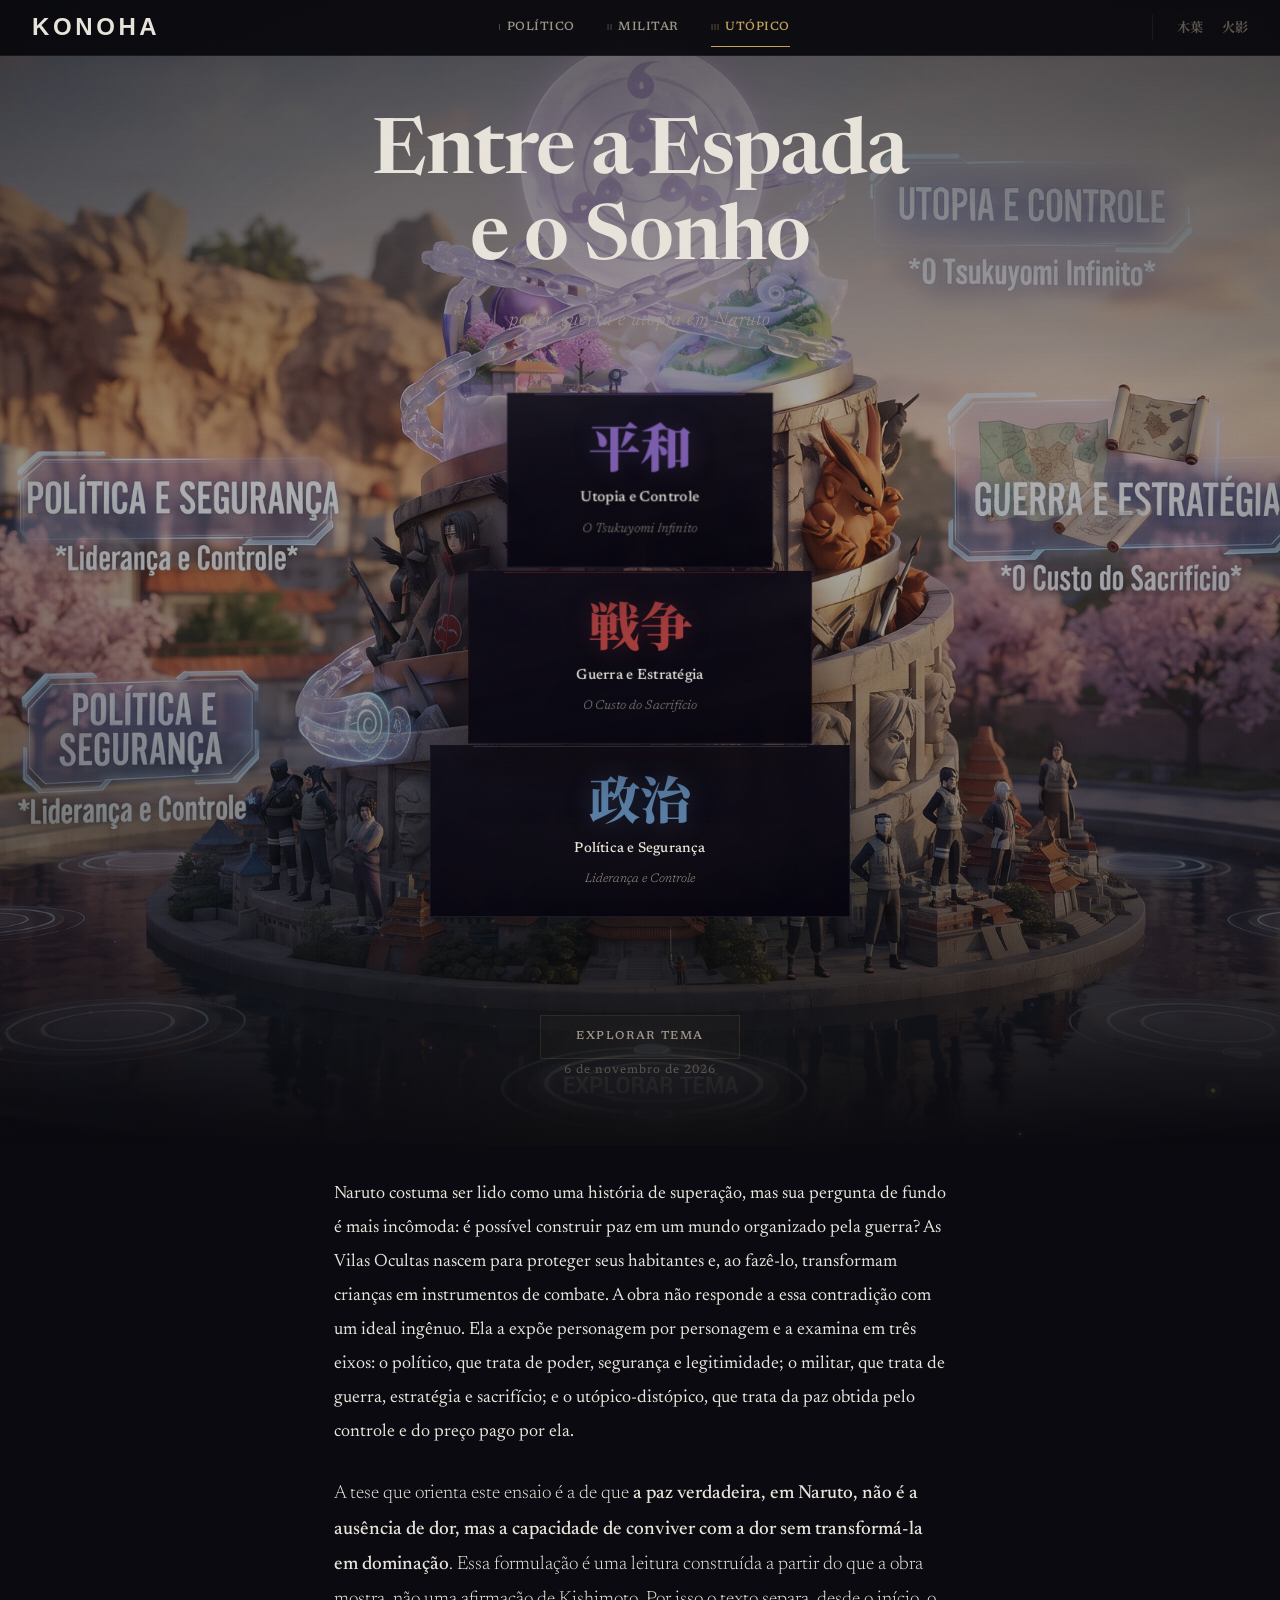
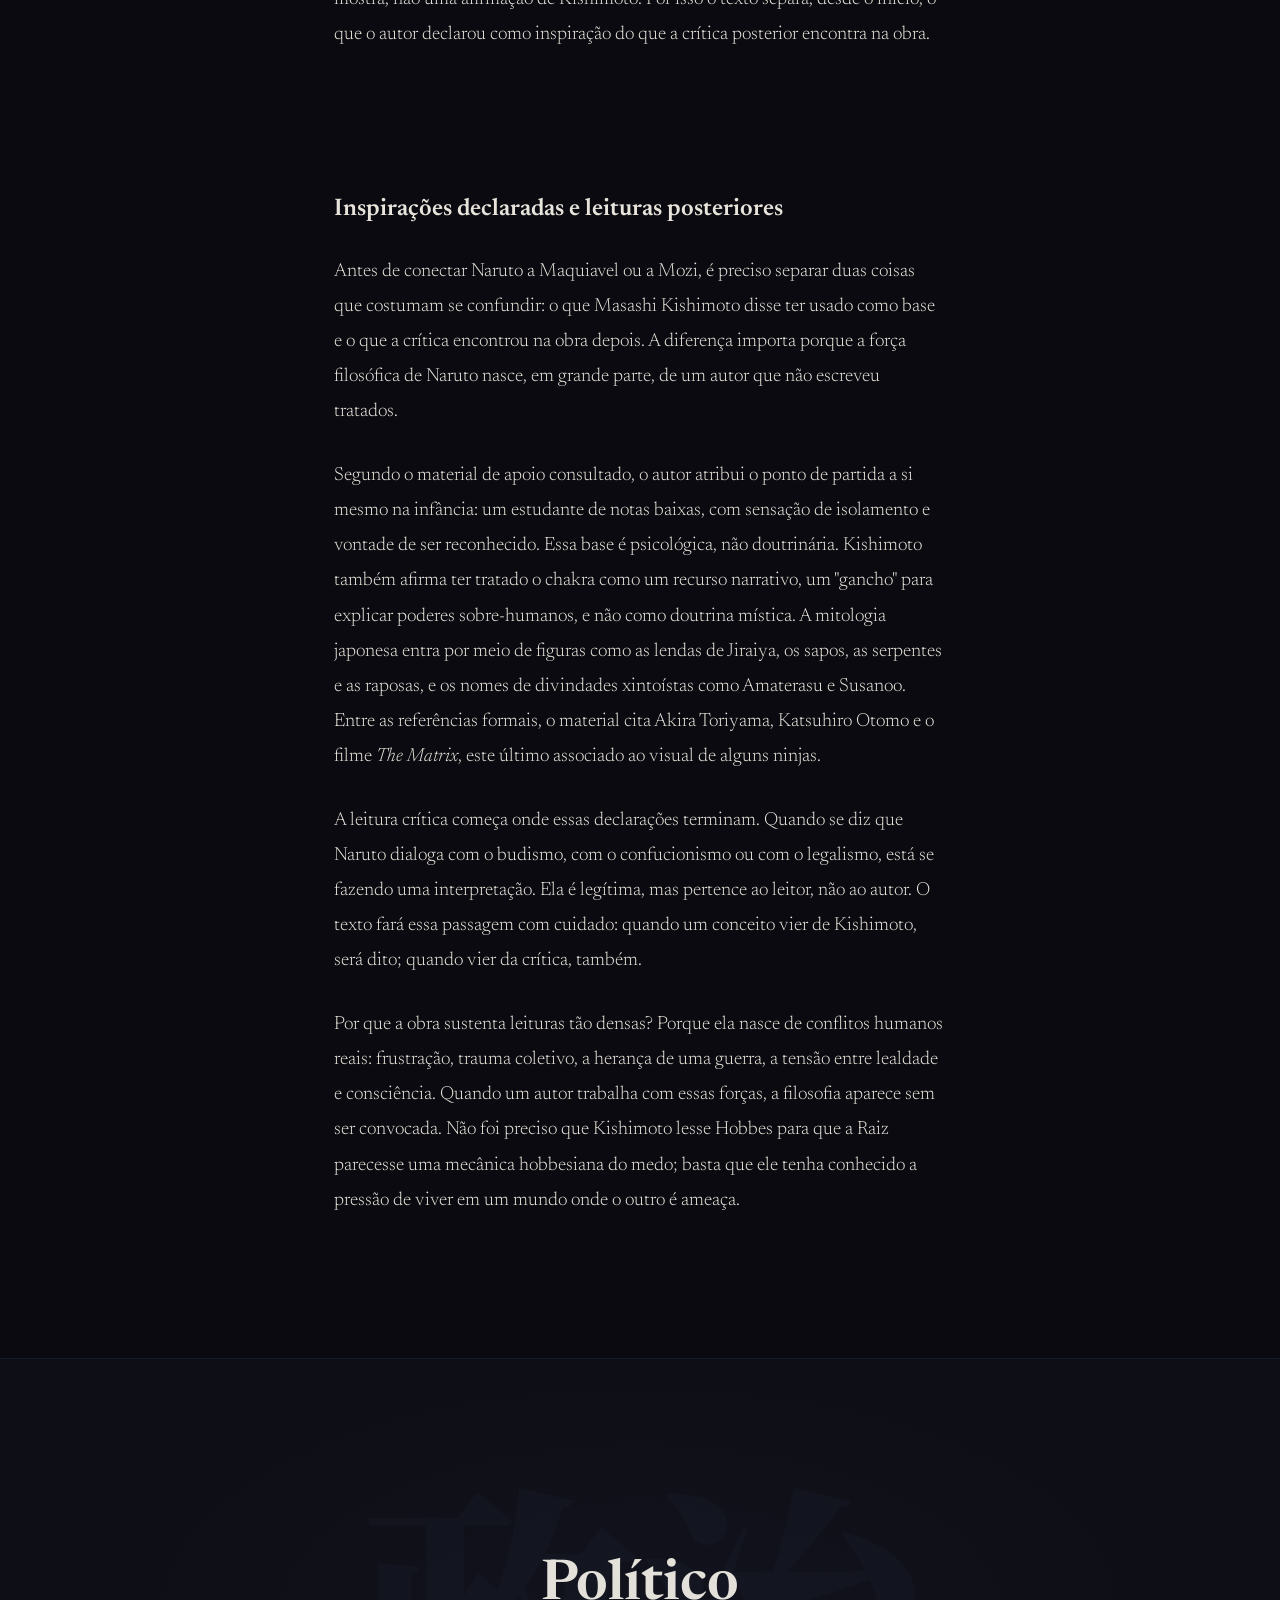
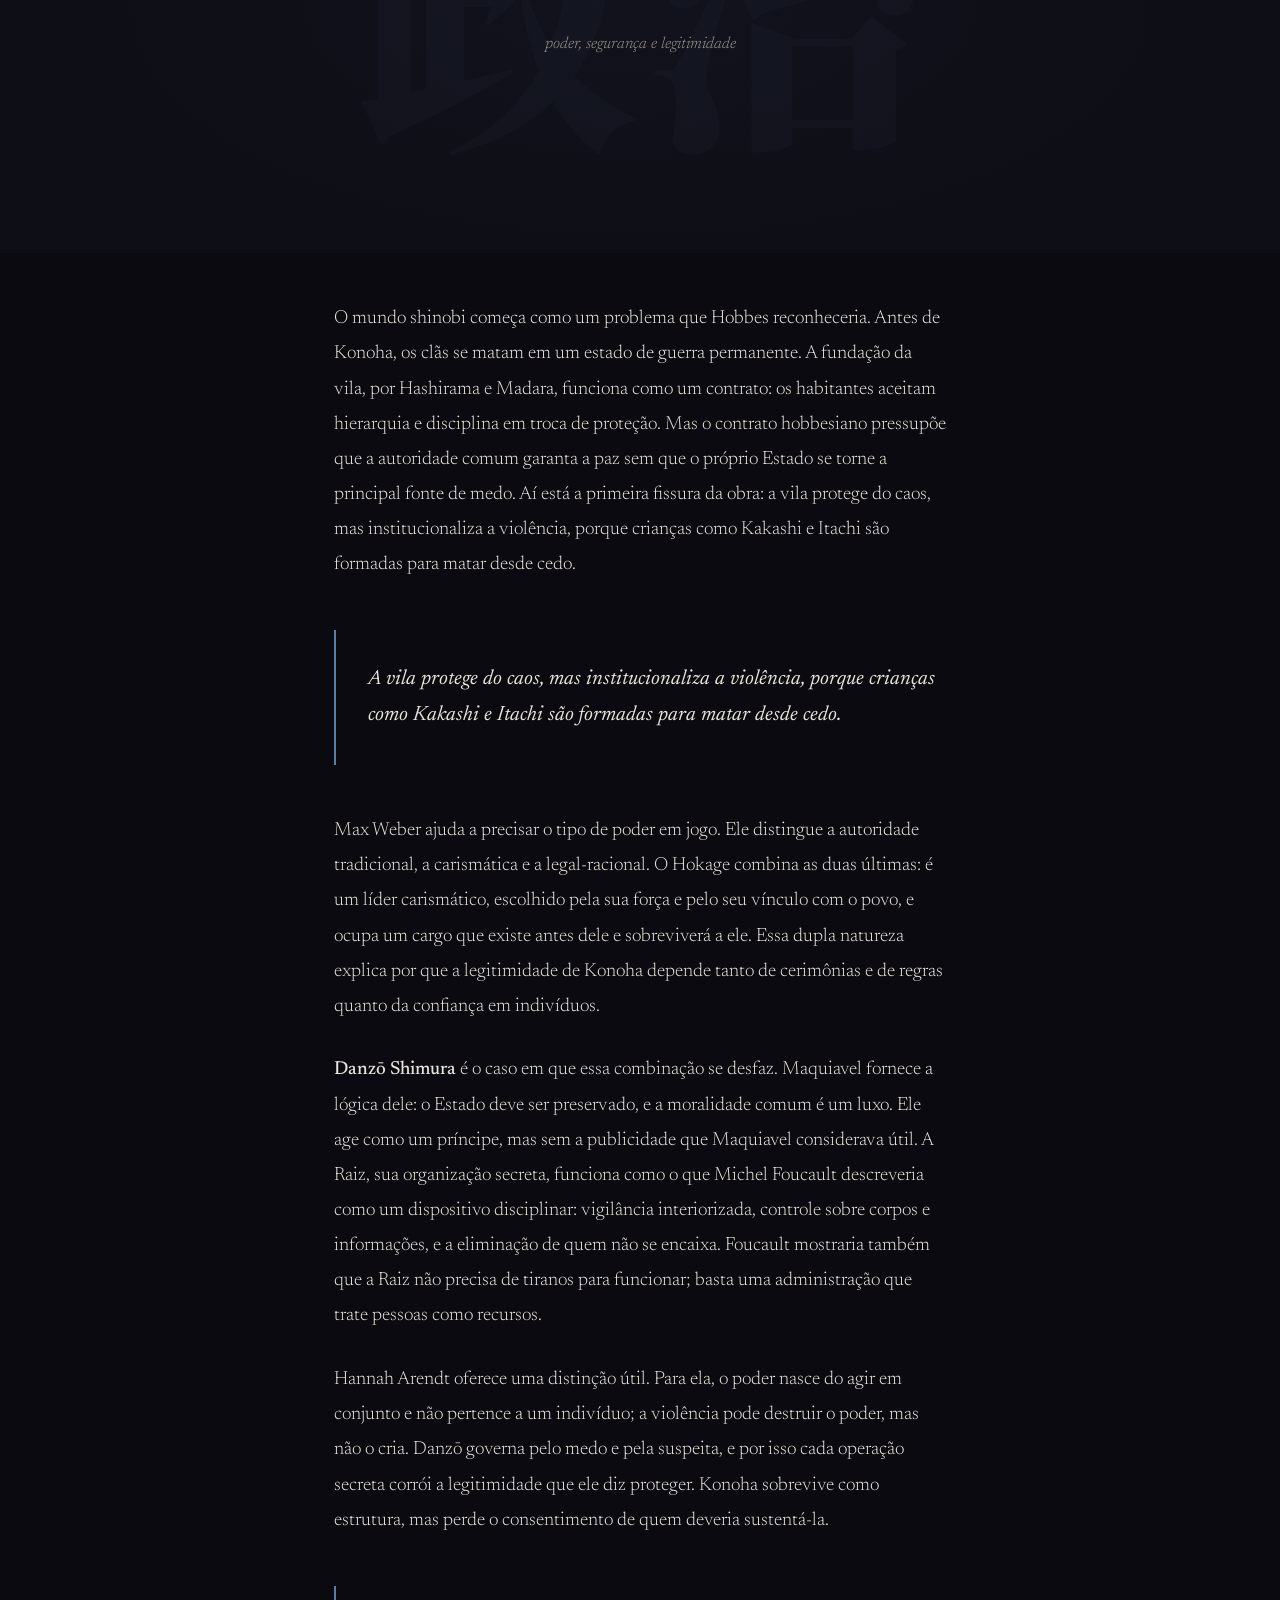
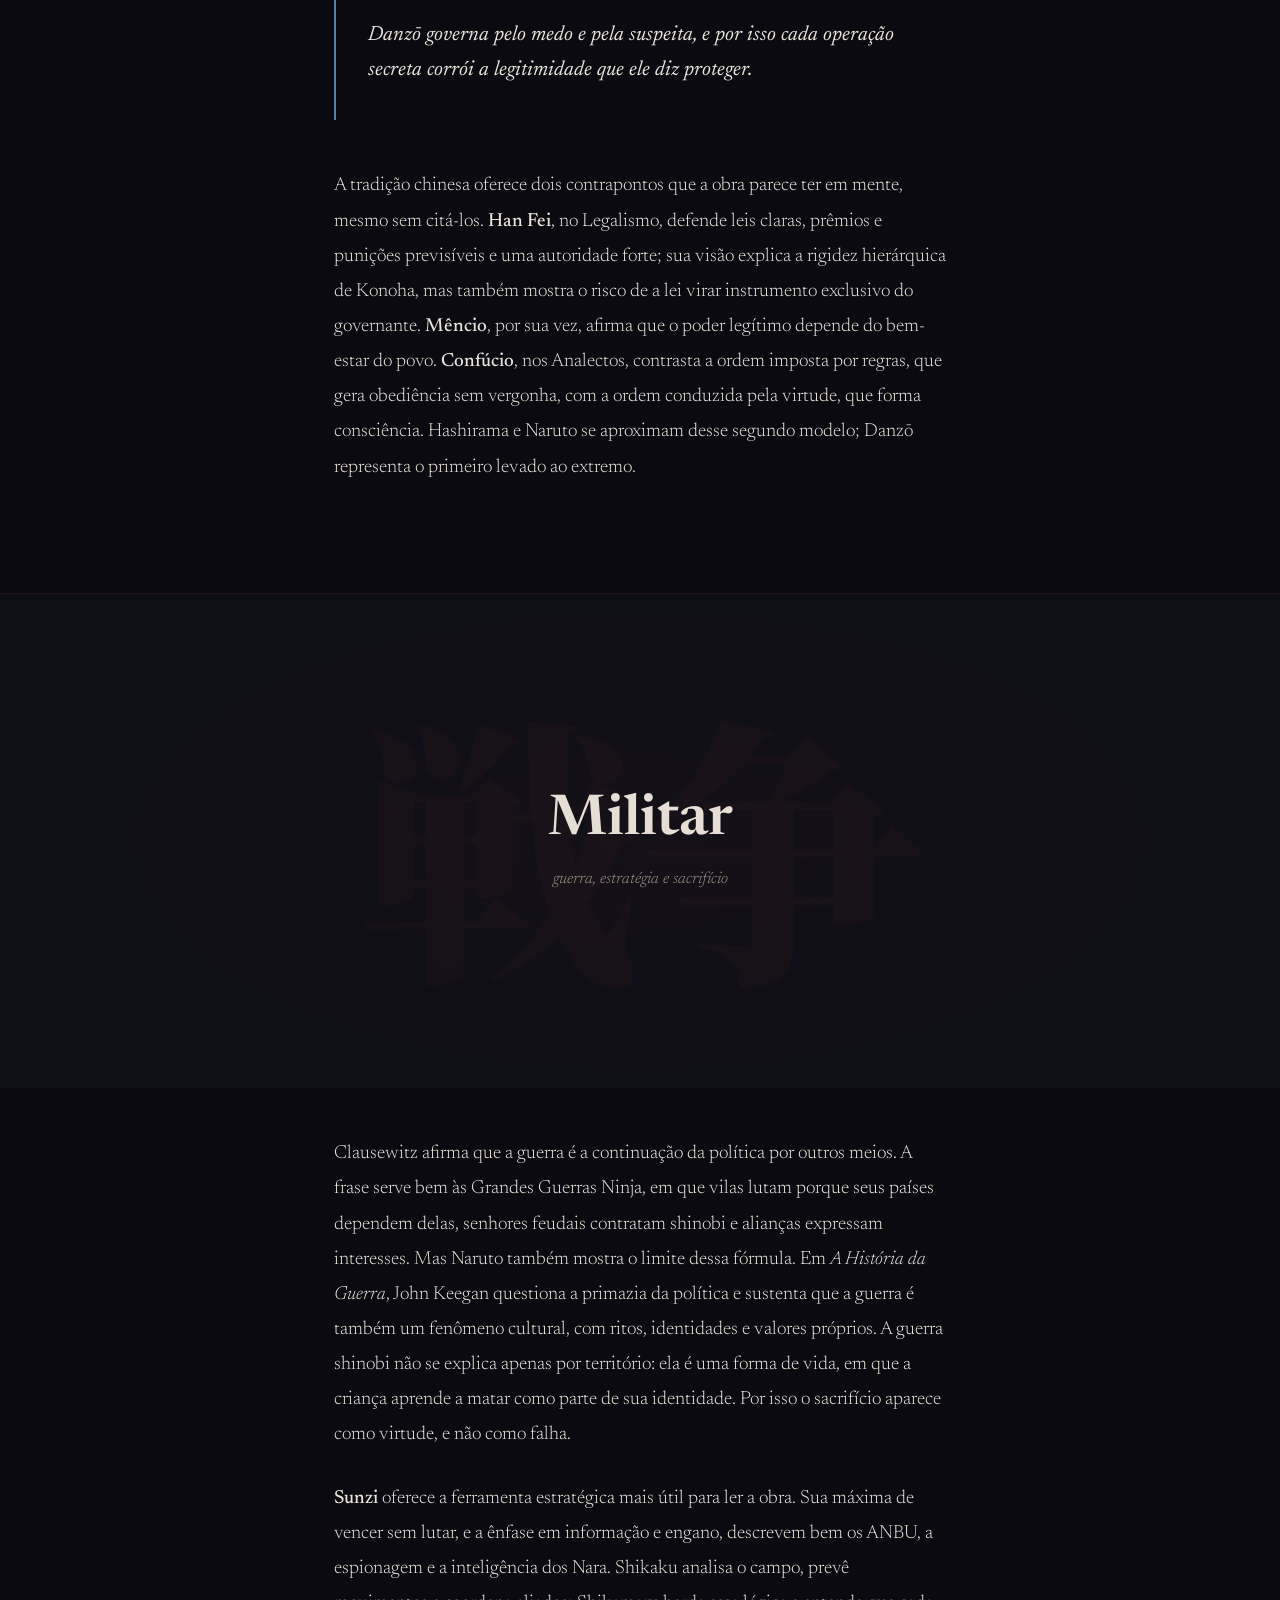
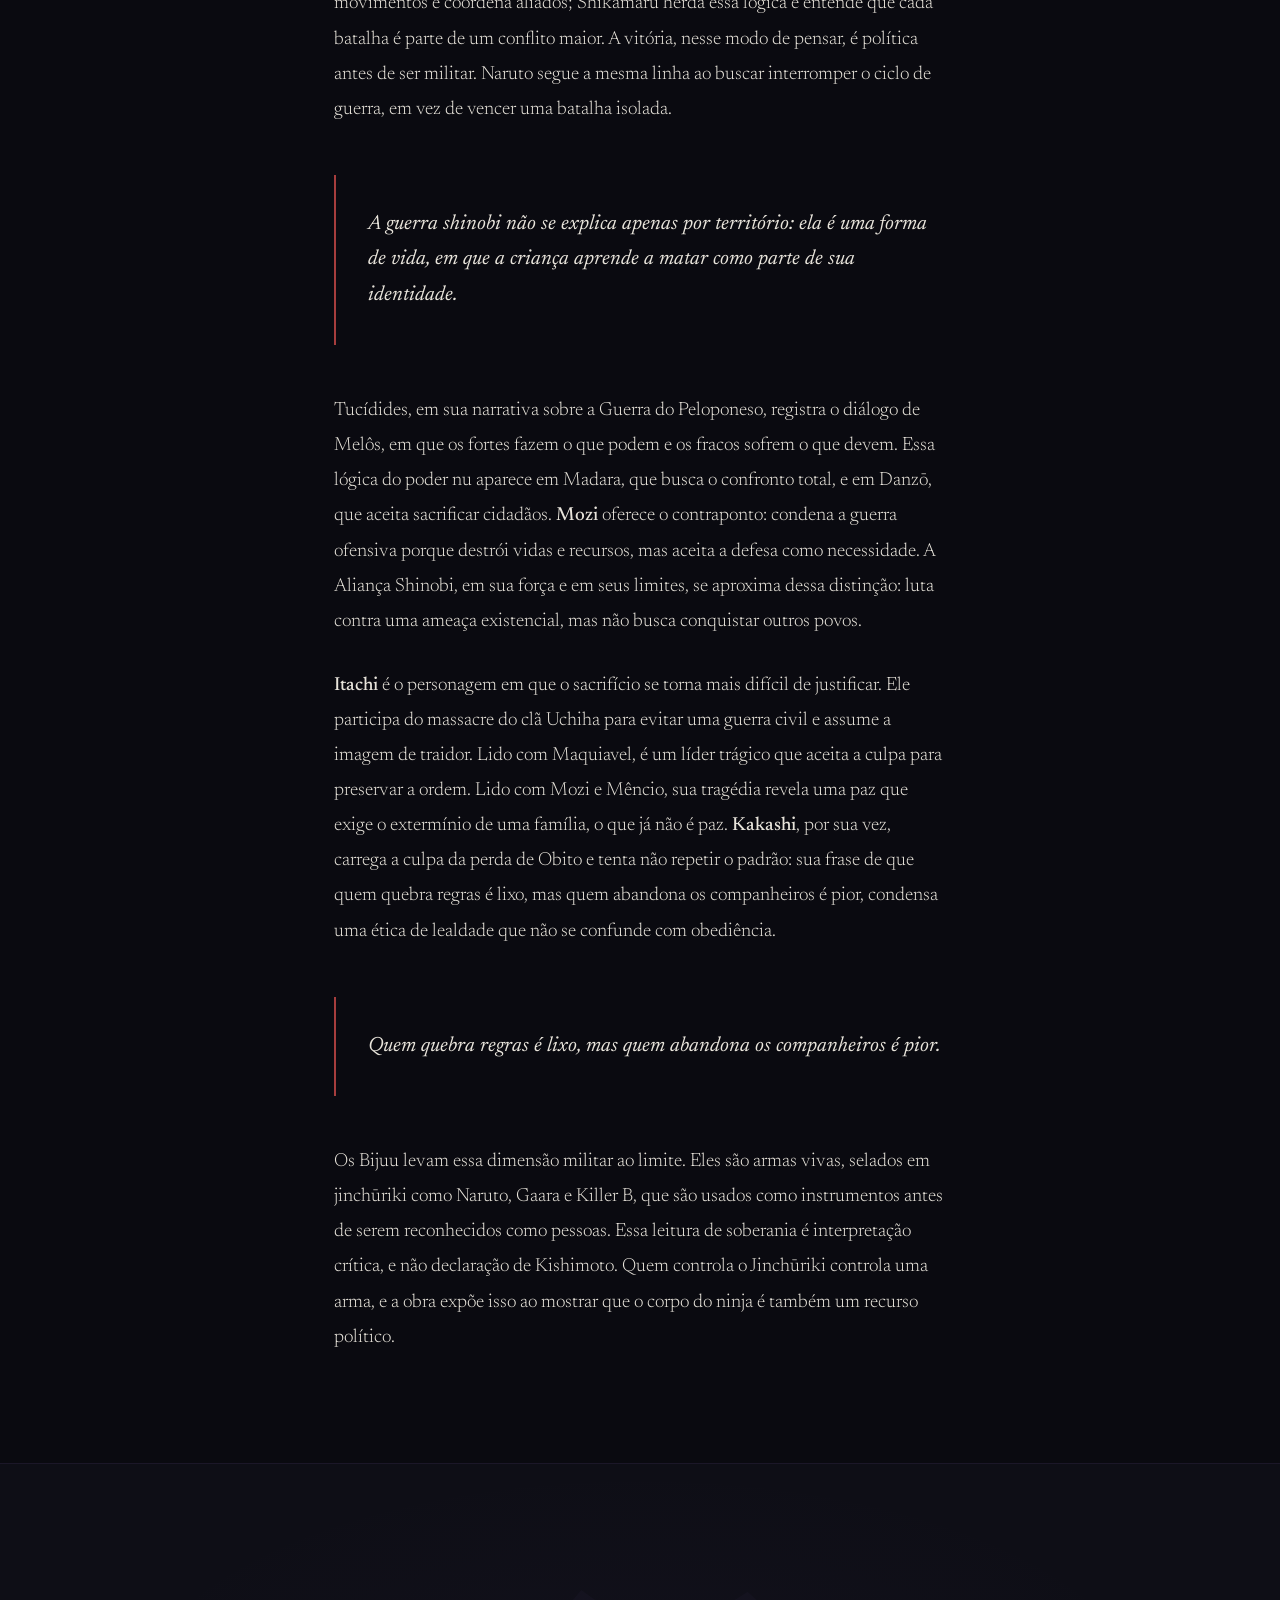
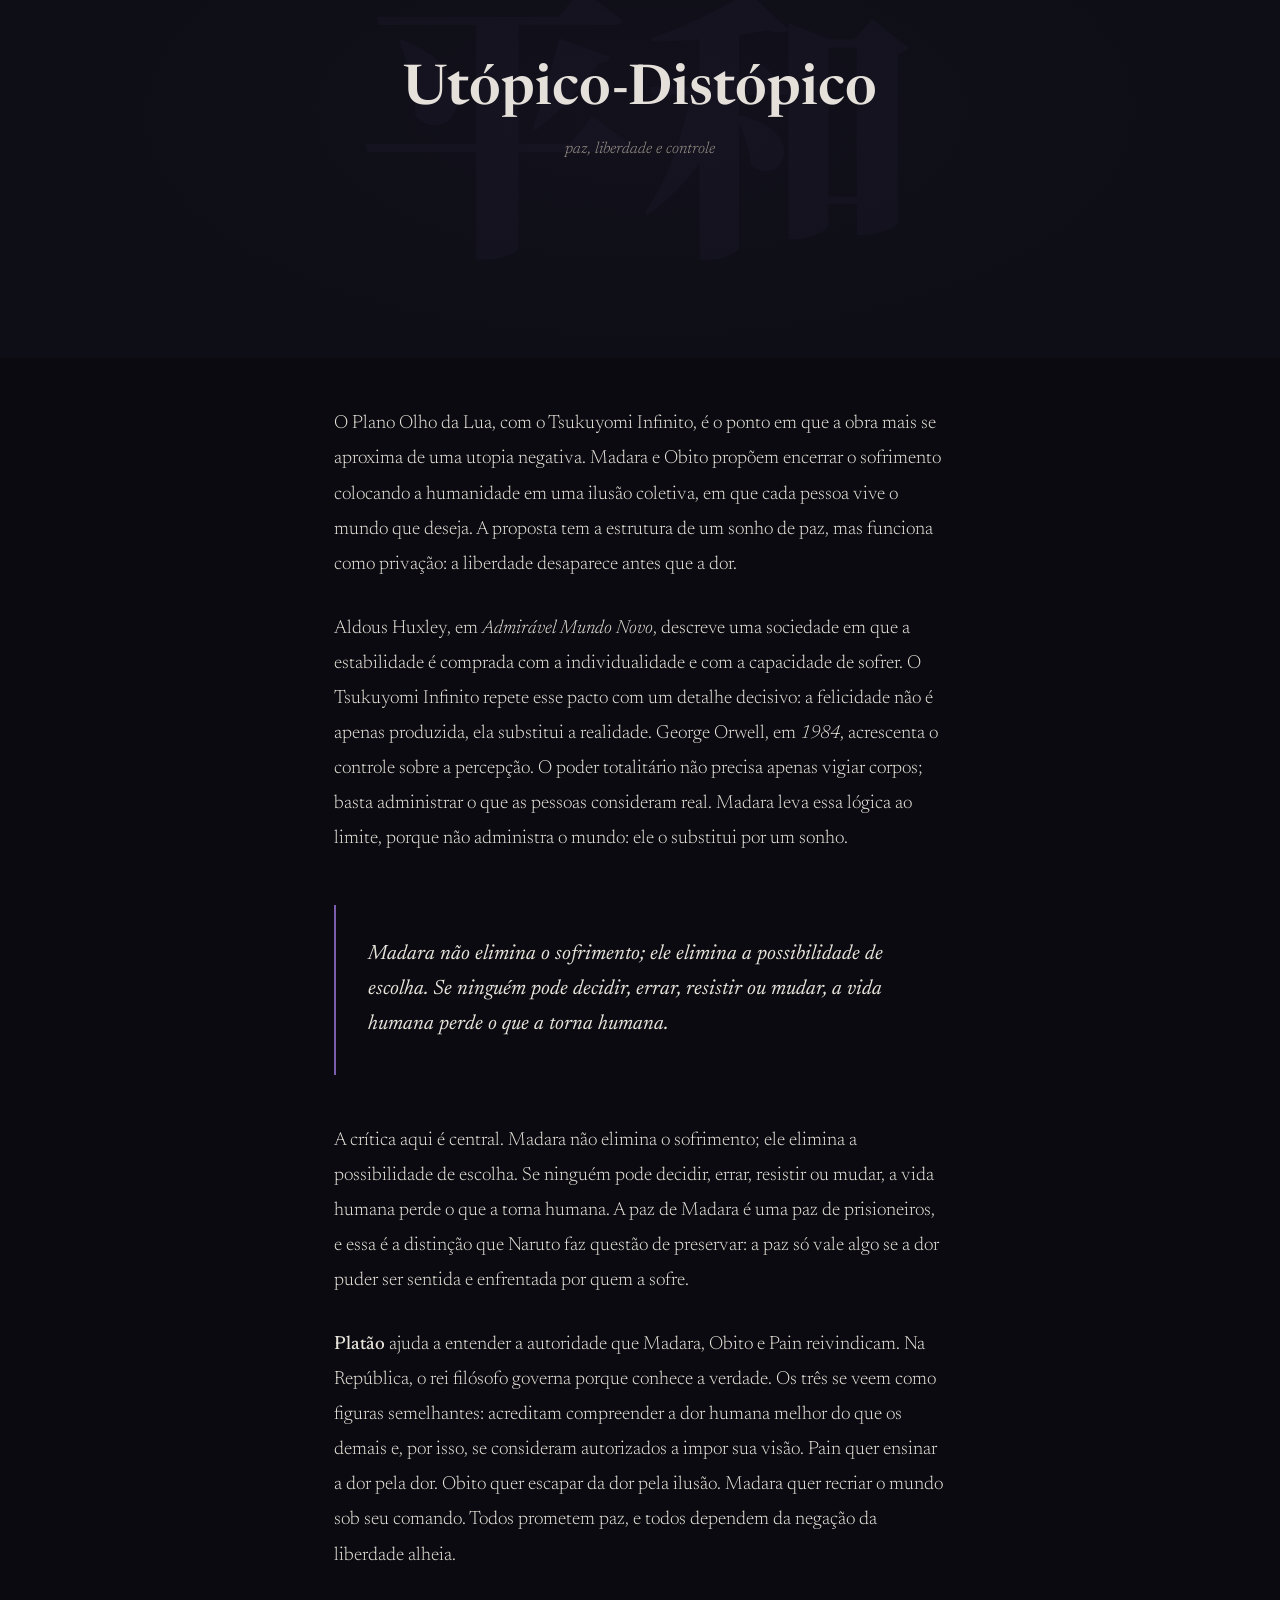
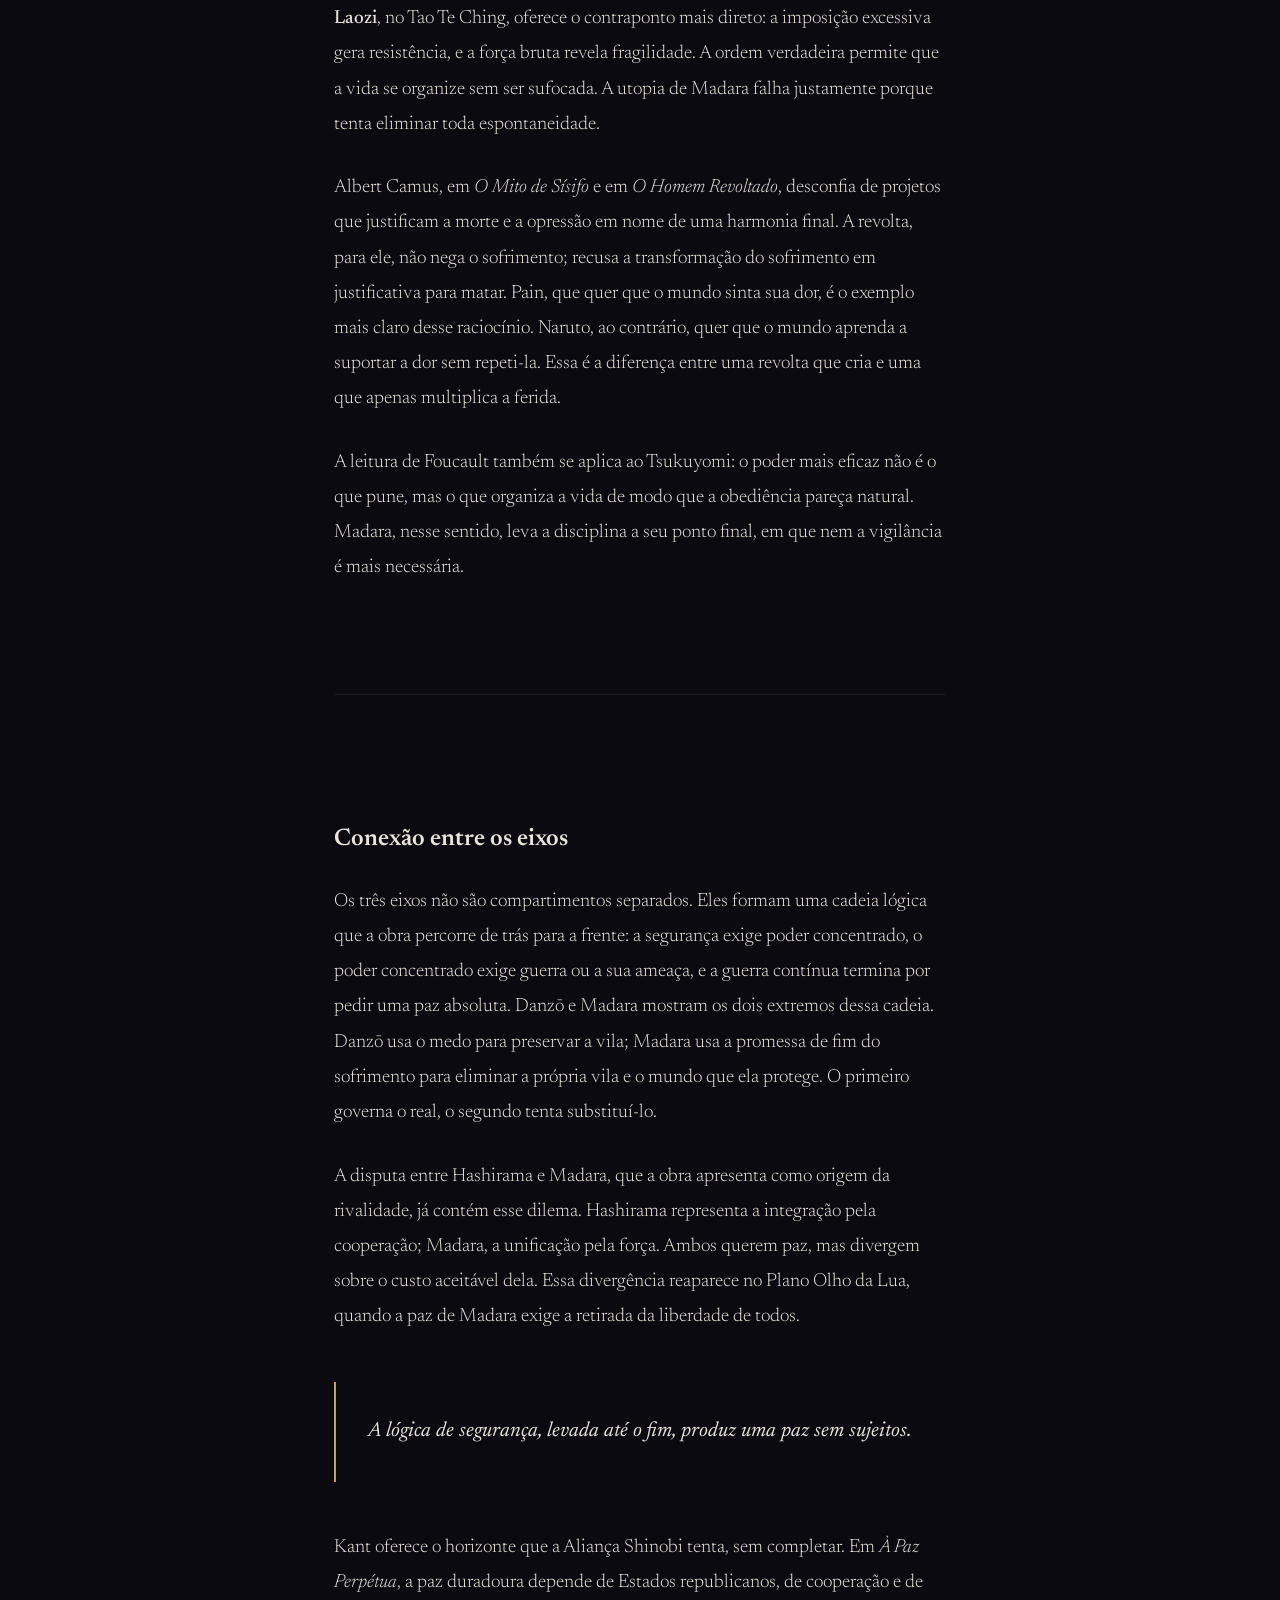
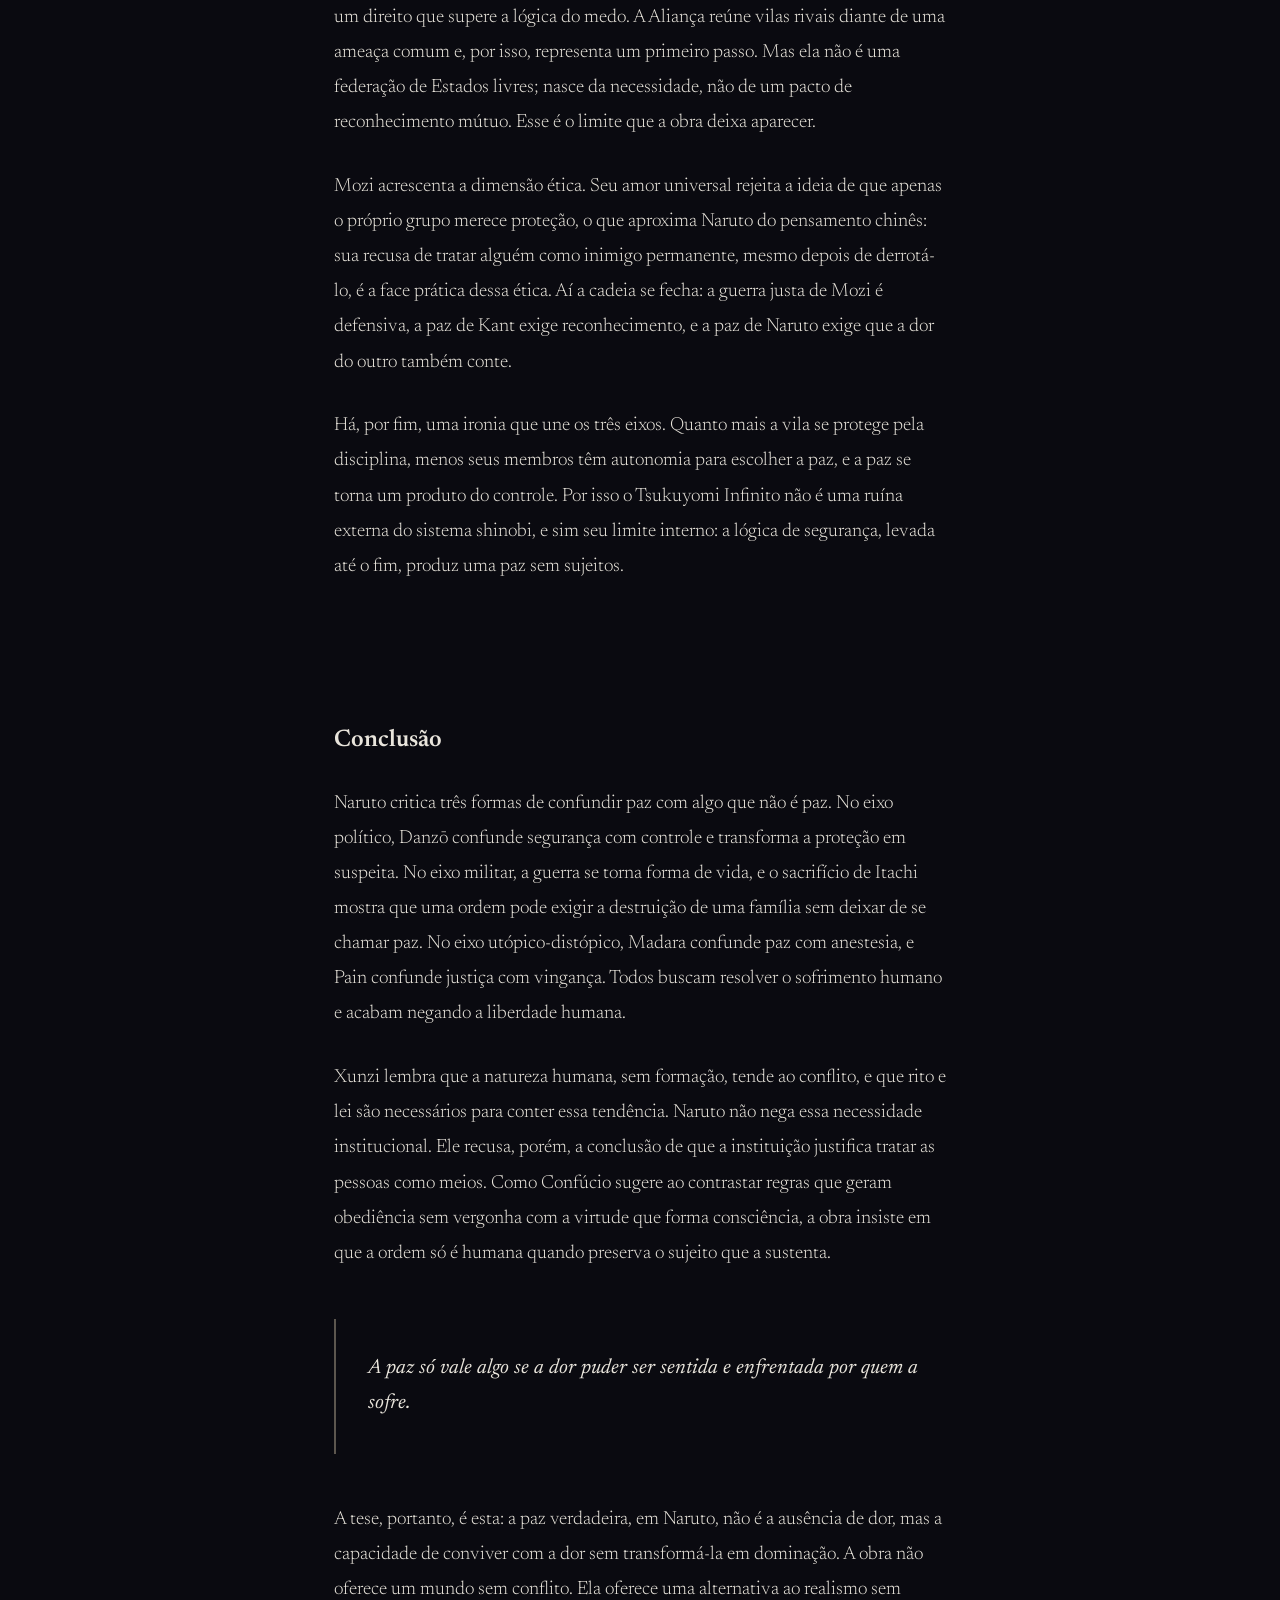
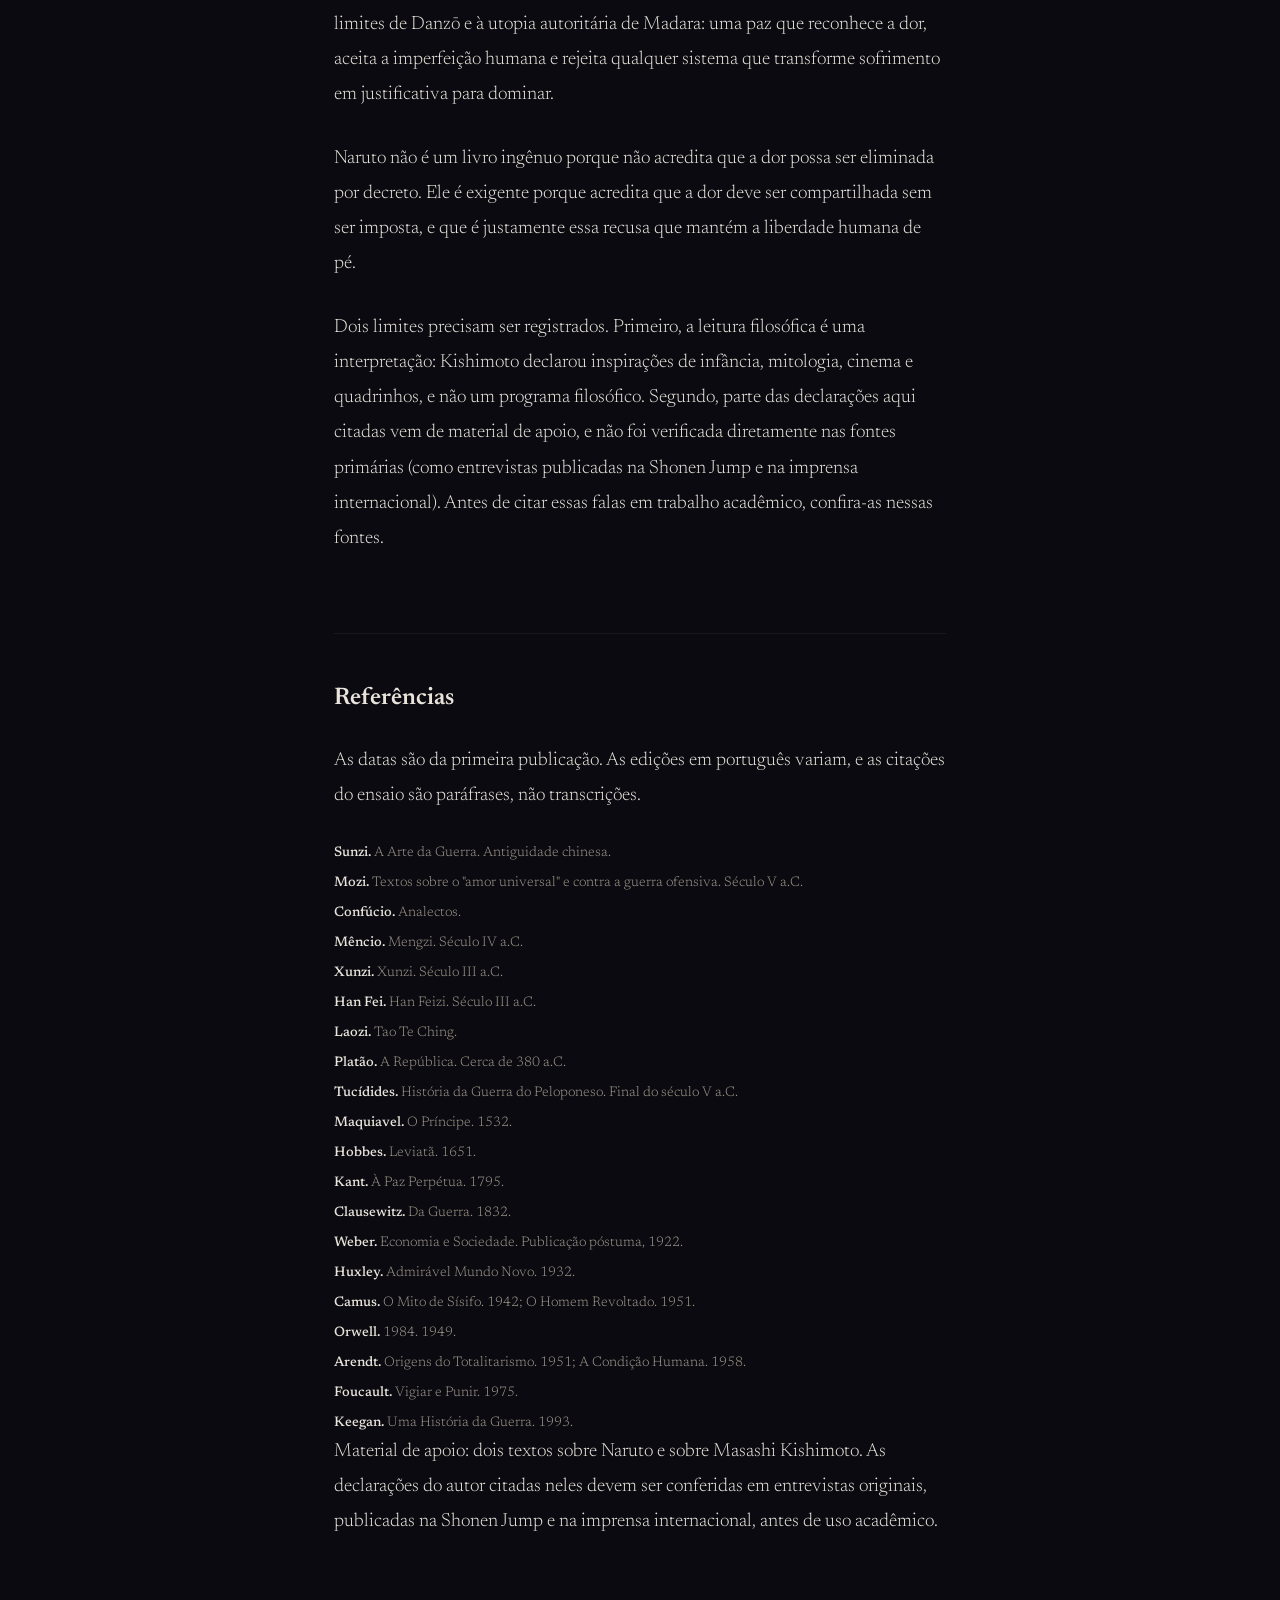
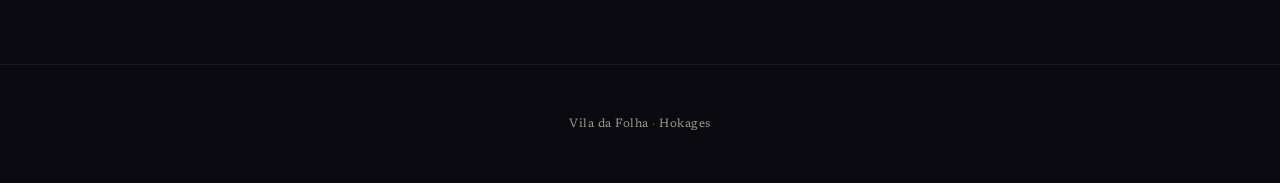
<file: ensaio.html>
<!DOCTYPE html>
<html lang="pt-BR">
<head>
<meta charset="UTF-8">
<meta name="viewport" content="width=device-width, initial-scale=1.0, viewport-fit=cover">
<title>Entre a Espada e o Sonho</title>
<link rel="preconnect" href="https://fonts.googleapis.com">
<link rel="preconnect" href="https://fonts.gstatic.com" crossorigin>
<link href="https://fonts.googleapis.com/css2?family=Newsreader:ital,opsz,wght@0,6..72,300;0,6..72,400;0,6..72,500;0,6..72,600;1,6..72,300;1,6..72,400;1,6..72,500&family=Noto+Serif+JP:wght@700;900&display=swap" rel="stylesheet">
<link rel="stylesheet" href="Assets/css/tokens.css">
<link rel="stylesheet" href="Assets/css/ensaio.css">
<link rel="stylesheet" href="Assets/css/responsivo-tablet.css" media="(max-width: 768px)">
<link rel="stylesheet" href="Assets/css/responsivo-celular.css" media="(max-width: 480px)">
</head>
<body class="pg-ensaio">

<div class="progress-bar" aria-hidden="true"></div>
<div class="ambient-glow" aria-hidden="true"></div>

<nav class="chapter-nav">
  <a href="index.html" class="nav-brand">KONOHA</a>
  <div class="nav-chapters">
    <a href="#eixo-politico" class="chapter" data-num="I">Político</a>
    <a href="#eixo-militar" class="chapter" data-num="II">Militar</a>
    <a href="#eixo-utopico" class="chapter" data-num="III">Utópico</a>
  </div>
  <div class="nav-sub">
    <a href="index.html" title="Vila da Folha">木葉</a>
    <a href="historia-konoha.html" title="Hokages">火影</a>
  </div>
</nav>

<header class="capa">
  <canvas id="particulas"></canvas>
  <div class="capa-kanji">剣夢</div>
  <h1 class="capa-titulo">Entre a Espada<br>e o Sonho</h1>
  <p class="capa-sub">poder, guerra e utopia em Naruto</p>

  <div class="monumento">
    <div class="monumento-3d">
      <a href="#eixo-politico" class="monolito monolito-pol">
        <span class="monolito-kanji">政治</span>
        <span class="monolito-titulo">Política e Segurança</span>
        <span class="monolito-sub">Liderança e Controle</span>
      </a>
      <a href="#eixo-militar" class="monolito monolito-mil">
        <span class="monolito-kanji">戦争</span>
        <span class="monolito-titulo">Guerra e Estratégia</span>
        <span class="monolito-sub">O Custo do Sacrifício</span>
      </a>
      <a href="#eixo-utopico" class="monolito monolito-uto">
        <span class="monolito-kanji">平和</span>
        <span class="monolito-titulo">Utopia e Controle</span>
        <span class="monolito-sub">O Tsukuyomi Infinito</span>
      </a>
    </div>
    <div class="monumento-reflexo"></div>
  </div>

  <a href="#secao-intro" class="monumento-cta">Explorar Tema</a>

  <time class="capa-data" datetime="2026-11-06">6 de novembro de 2026</time>
</header>

<main>
<article class="coluna-leitura">

  <section class="secao-intro" id="secao-intro">
    <p>Naruto costuma ser lido como uma história de superação, mas sua pergunta de fundo é mais incômoda: é possível construir paz em um mundo organizado pela guerra? As Vilas Ocultas nascem para proteger seus habitantes e, ao fazê-lo, transformam crianças em instrumentos de combate. A obra não responde a essa contradição com um ideal ingênuo. Ela a expõe personagem por personagem e a examina em três eixos: o político, que trata de poder, segurança e legitimidade; o militar, que trata de guerra, estratégia e sacrifício; e o utópico-distópico, que trata da paz obtida pelo controle e do preço pago por ela.</p>
    <p>A tese que orienta este ensaio é a de que <strong>a paz verdadeira, em Naruto, não é a ausência de dor, mas a capacidade de conviver com a dor sem transformá-la em dominação</strong>. Essa formulação é uma leitura construída a partir do que a obra mostra, não uma afirmação de Kishimoto. Por isso o texto separa, desde o início, o que o autor declarou como inspiração do que a crítica posterior encontra na obra.</p>
  </section>

  <section class="secao-preludio">
    <h2>Inspirações declaradas e leituras posteriores</h2>
    <p>Antes de conectar Naruto a Maquiavel ou a Mozi, é preciso separar duas coisas que costumam se confundir: o que Masashi Kishimoto disse ter usado como base e o que a crítica encontrou na obra depois. A diferença importa porque a força filosófica de Naruto nasce, em grande parte, de um autor que não escreveu tratados.</p>
    <p>Segundo o material de apoio consultado, o autor atribui o ponto de partida a si mesmo na infância: um estudante de notas baixas, com sensação de isolamento e vontade de ser reconhecido. Essa base é psicológica, não doutrinária. Kishimoto também afirma ter tratado o chakra como um recurso narrativo, um "gancho" para explicar poderes sobre-humanos, e não como doutrina mística. A mitologia japonesa entra por meio de figuras como as lendas de Jiraiya, os sapos, as serpentes e as raposas, e os nomes de divindades xintoístas como Amaterasu e Susanoo. Entre as referências formais, o material cita Akira Toriyama, Katsuhiro Otomo e o filme <em>The Matrix</em>, este último associado ao visual de alguns ninjas.</p>
    <p>A leitura crítica começa onde essas declarações terminam. Quando se diz que Naruto dialoga com o budismo, com o confucionismo ou com o legalismo, está se fazendo uma interpretação. Ela é legítima, mas pertence ao leitor, não ao autor. O texto fará essa passagem com cuidado: quando um conceito vier de Kishimoto, será dito; quando vier da crítica, também.</p>
    <p>Por que a obra sustenta leituras tão densas? Porque ela nasce de conflitos humanos reais: frustração, trauma coletivo, a herança de uma guerra, a tensão entre lealdade e consciência. Quando um autor trabalha com essas forças, a filosofia aparece sem ser convocada. Não foi preciso que Kishimoto lesse Hobbes para que a Raiz parecesse uma mecânica hobbesiana do medo; basta que ele tenha conhecido a pressão de viver em um mundo onde o outro é ameaça.</p>
  </section>
  <div class="divisor-eixo divisor-pol" id="eixo-politico">
    <span class="divisor-kanji">政治</span>
    <span class="divisor-nome">Político</span>
    <span class="divisor-desc">poder, segurança e legitimidade</span>
  </div>

  <section class="secao-eixo secao-eixo-pol">
    <p>O mundo shinobi começa como um problema que Hobbes reconheceria. Antes de Konoha, os clãs se matam em um estado de guerra permanente. A fundação da vila, por Hashirama e Madara, funciona como um contrato: os habitantes aceitam hierarquia e disciplina em troca de proteção. Mas o contrato hobbesiano pressupõe que a autoridade comum garanta a paz sem que o próprio Estado se torne a principal fonte de medo. Aí está a primeira fissura da obra: a vila protege do caos, mas institucionaliza a violência, porque crianças como Kakashi e Itachi são formadas para matar desde cedo.</p>

    <blockquote class="citacao">A vila protege do caos, mas institucionaliza a violência, porque crianças como Kakashi e Itachi são formadas para matar desde cedo.</blockquote>

    <p>Max Weber ajuda a precisar o tipo de poder em jogo. Ele distingue a autoridade tradicional, a carismática e a legal-racional. O Hokage combina as duas últimas: é um líder carismático, escolhido pela sua força e pelo seu vínculo com o povo, e ocupa um cargo que existe antes dele e sobreviverá a ele. Essa dupla natureza explica por que a legitimidade de Konoha depende tanto de cerimônias e de regras quanto da confiança em indivíduos.</p>

    <p><strong>Danzō Shimura</strong> é o caso em que essa combinação se desfaz. Maquiavel fornece a lógica dele: o Estado deve ser preservado, e a moralidade comum é um luxo. Ele age como um príncipe, mas sem a publicidade que Maquiavel considerava útil. A Raiz, sua organização secreta, funciona como o que Michel Foucault descreveria como um dispositivo disciplinar: vigilância interiorizada, controle sobre corpos e informações, e a eliminação de quem não se encaixa. Foucault mostraria também que a Raiz não precisa de tiranos para funcionar; basta uma administração que trate pessoas como recursos.</p>

    <p>Hannah Arendt oferece uma distinção útil. Para ela, o poder nasce do agir em conjunto e não pertence a um indivíduo; a violência pode destruir o poder, mas não o cria. Danzō governa pelo medo e pela suspeita, e por isso cada operação secreta corrói a legitimidade que ele diz proteger. Konoha sobrevive como estrutura, mas perde o consentimento de quem deveria sustentá-la.</p>

    <blockquote class="citacao">Danzō governa pelo medo e pela suspeita, e por isso cada operação secreta corrói a legitimidade que ele diz proteger.</blockquote>

    <p>A tradição chinesa oferece dois contrapontos que a obra parece ter em mente, mesmo sem citá-los. <strong>Han Fei</strong>, no Legalismo, defende leis claras, prêmios e punições previsíveis e uma autoridade forte; sua visão explica a rigidez hierárquica de Konoha, mas também mostra o risco de a lei virar instrumento exclusivo do governante. <strong>Mêncio</strong>, por sua vez, afirma que o poder legítimo depende do bem-estar do povo. <strong>Confúcio</strong>, nos Analectos, contrasta a ordem imposta por regras, que gera obediência sem vergonha, com a ordem conduzida pela virtude, que forma consciência. Hashirama e Naruto se aproximam desse segundo modelo; Danzō representa o primeiro levado ao extremo.</p>
  </section>
  <div class="divisor-eixo divisor-mil" id="eixo-militar">
    <span class="divisor-kanji">戦争</span>
    <span class="divisor-nome">Militar</span>
    <span class="divisor-desc">guerra, estratégia e sacrifício</span>
  </div>

  <section class="secao-eixo secao-eixo-mil">
    <p>Clausewitz afirma que a guerra é a continuação da política por outros meios. A frase serve bem às Grandes Guerras Ninja, em que vilas lutam porque seus países dependem delas, senhores feudais contratam shinobi e alianças expressam interesses. Mas Naruto também mostra o limite dessa fórmula. Em <em>A História da Guerra</em>, John Keegan questiona a primazia da política e sustenta que a guerra é também um fenômeno cultural, com ritos, identidades e valores próprios. A guerra shinobi não se explica apenas por território: ela é uma forma de vida, em que a criança aprende a matar como parte de sua identidade. Por isso o sacrifício aparece como virtude, e não como falha.</p>

    <p><strong>Sunzi</strong> oferece a ferramenta estratégica mais útil para ler a obra. Sua máxima de vencer sem lutar, e a ênfase em informação e engano, descrevem bem os ANBU, a espionagem e a inteligência dos Nara. Shikaku analisa o campo, prevê movimentos e coordena aliados; Shikamaru herda essa lógica e entende que cada batalha é parte de um conflito maior. A vitória, nesse modo de pensar, é política antes de ser militar. Naruto segue a mesma linha ao buscar interromper o ciclo de guerra, em vez de vencer uma batalha isolada.</p>

    <blockquote class="citacao">A guerra shinobi não se explica apenas por território: ela é uma forma de vida, em que a criança aprende a matar como parte de sua identidade.</blockquote>

    <p>Tucídides, em sua narrativa sobre a Guerra do Peloponeso, registra o diálogo de Melôs, em que os fortes fazem o que podem e os fracos sofrem o que devem. Essa lógica do poder nu aparece em Madara, que busca o confronto total, e em Danzō, que aceita sacrificar cidadãos. <strong>Mozi</strong> oferece o contraponto: condena a guerra ofensiva porque destrói vidas e recursos, mas aceita a defesa como necessidade. A Aliança Shinobi, em sua força e em seus limites, se aproxima dessa distinção: luta contra uma ameaça existencial, mas não busca conquistar outros povos.</p>

    <p><strong>Itachi</strong> é o personagem em que o sacrifício se torna mais difícil de justificar. Ele participa do massacre do clã Uchiha para evitar uma guerra civil e assume a imagem de traidor. Lido com Maquiavel, é um líder trágico que aceita a culpa para preservar a ordem. Lido com Mozi e Mêncio, sua tragédia revela uma paz que exige o extermínio de uma família, o que já não é paz. <strong>Kakashi</strong>, por sua vez, carrega a culpa da perda de Obito e tenta não repetir o padrão: sua frase de que quem quebra regras é lixo, mas quem abandona os companheiros é pior, condensa uma ética de lealdade que não se confunde com obediência.</p>

    <blockquote class="citacao">Quem quebra regras é lixo, mas quem abandona os companheiros é pior.</blockquote>

    <p>Os Bijuu levam essa dimensão militar ao limite. Eles são armas vivas, selados em jinchūriki como Naruto, Gaara e Killer B, que são usados como instrumentos antes de serem reconhecidos como pessoas. Essa leitura de soberania é interpretação crítica, e não declaração de Kishimoto. Quem controla o Jinchūriki controla uma arma, e a obra expõe isso ao mostrar que o corpo do ninja é também um recurso político.</p>
  </section>
  <div class="divisor-eixo divisor-uto" id="eixo-utopico">
    <span class="divisor-kanji">平和</span>
    <span class="divisor-nome">Utópico-Distópico</span>
    <span class="divisor-desc">paz, liberdade e controle</span>
  </div>

  <section class="secao-eixo secao-eixo-uto">
    <p>O Plano Olho da Lua, com o Tsukuyomi Infinito, é o ponto em que a obra mais se aproxima de uma utopia negativa. Madara e Obito propõem encerrar o sofrimento colocando a humanidade em uma ilusão coletiva, em que cada pessoa vive o mundo que deseja. A proposta tem a estrutura de um sonho de paz, mas funciona como privação: a liberdade desaparece antes que a dor.</p>

    <p>Aldous Huxley, em <em>Admirável Mundo Novo</em>, descreve uma sociedade em que a estabilidade é comprada com a individualidade e com a capacidade de sofrer. O Tsukuyomi Infinito repete esse pacto com um detalhe decisivo: a felicidade não é apenas produzida, ela substitui a realidade. George Orwell, em <em>1984</em>, acrescenta o controle sobre a percepção. O poder totalitário não precisa apenas vigiar corpos; basta administrar o que as pessoas consideram real. Madara leva essa lógica ao limite, porque não administra o mundo: ele o substitui por um sonho.</p>

    <blockquote class="citacao">Madara não elimina o sofrimento; ele elimina a possibilidade de escolha. Se ninguém pode decidir, errar, resistir ou mudar, a vida humana perde o que a torna humana.</blockquote>

    <p>A crítica aqui é central. Madara não elimina o sofrimento; ele elimina a possibilidade de escolha. Se ninguém pode decidir, errar, resistir ou mudar, a vida humana perde o que a torna humana. A paz de Madara é uma paz de prisioneiros, e essa é a distinção que Naruto faz questão de preservar: a paz só vale algo se a dor puder ser sentida e enfrentada por quem a sofre.</p>

    <p><strong>Platão</strong> ajuda a entender a autoridade que Madara, Obito e Pain reivindicam. Na República, o rei filósofo governa porque conhece a verdade. Os três se veem como figuras semelhantes: acreditam compreender a dor humana melhor do que os demais e, por isso, se consideram autorizados a impor sua visão. Pain quer ensinar a dor pela dor. Obito quer escapar da dor pela ilusão. Madara quer recriar o mundo sob seu comando. Todos prometem paz, e todos dependem da negação da liberdade alheia.</p>

    <p><strong>Laozi</strong>, no Tao Te Ching, oferece o contraponto mais direto: a imposição excessiva gera resistência, e a força bruta revela fragilidade. A ordem verdadeira permite que a vida se organize sem ser sufocada. A utopia de Madara falha justamente porque tenta eliminar toda espontaneidade.</p>

    <p>Albert Camus, em <em>O Mito de Sísifo</em> e em <em>O Homem Revoltado</em>, desconfia de projetos que justificam a morte e a opressão em nome de uma harmonia final. A revolta, para ele, não nega o sofrimento; recusa a transformação do sofrimento em justificativa para matar. Pain, que quer que o mundo sinta sua dor, é o exemplo mais claro desse raciocínio. Naruto, ao contrário, quer que o mundo aprenda a suportar a dor sem repeti-la. Essa é a diferença entre uma revolta que cria e uma que apenas multiplica a ferida.</p>

    <p>A leitura de Foucault também se aplica ao Tsukuyomi: o poder mais eficaz não é o que pune, mas o que organiza a vida de modo que a obediência pareça natural. Madara, nesse sentido, leva a disciplina a seu ponto final, em que nem a vigilância é mais necessária.</p>
  </section>
  <section class="secao-sintese">
    <h2>Conexão entre os eixos</h2>
    <p>Os três eixos não são compartimentos separados. Eles formam uma cadeia lógica que a obra percorre de trás para a frente: a segurança exige poder concentrado, o poder concentrado exige guerra ou a sua ameaça, e a guerra contínua termina por pedir uma paz absoluta. Danzō e Madara mostram os dois extremos dessa cadeia. Danzō usa o medo para preservar a vila; Madara usa a promessa de fim do sofrimento para eliminar a própria vila e o mundo que ela protege. O primeiro governa o real, o segundo tenta substituí-lo.</p>

    <p>A disputa entre Hashirama e Madara, que a obra apresenta como origem da rivalidade, já contém esse dilema. Hashirama representa a integração pela cooperação; Madara, a unificação pela força. Ambos querem paz, mas divergem sobre o custo aceitável dela. Essa divergência reaparece no Plano Olho da Lua, quando a paz de Madara exige a retirada da liberdade de todos.</p>

    <blockquote class="citacao">A lógica de segurança, levada até o fim, produz uma paz sem sujeitos.</blockquote>

    <p>Kant oferece o horizonte que a Aliança Shinobi tenta, sem completar. Em <em>À Paz Perpétua</em>, a paz duradoura depende de Estados republicanos, de cooperação e de um direito que supere a lógica do medo. A Aliança reúne vilas rivais diante de uma ameaça comum e, por isso, representa um primeiro passo. Mas ela não é uma federação de Estados livres; nasce da necessidade, não de um pacto de reconhecimento mútuo. Esse é o limite que a obra deixa aparecer.</p>

    <p>Mozi acrescenta a dimensão ética. Seu amor universal rejeita a ideia de que apenas o próprio grupo merece proteção, o que aproxima Naruto do pensamento chinês: sua recusa de tratar alguém como inimigo permanente, mesmo depois de derrotá-lo, é a face prática dessa ética. Aí a cadeia se fecha: a guerra justa de Mozi é defensiva, a paz de Kant exige reconhecimento, e a paz de Naruto exige que a dor do outro também conte.</p>

    <p>Há, por fim, uma ironia que une os três eixos. Quanto mais a vila se protege pela disciplina, menos seus membros têm autonomia para escolher a paz, e a paz se torna um produto do controle. Por isso o Tsukuyomi Infinito não é uma ruína externa do sistema shinobi, e sim seu limite interno: a lógica de segurança, levada até o fim, produz uma paz sem sujeitos.</p>
  </section>
  <section class="secao-conclusao">
    <h2>Conclusão</h2>
    <p>Naruto critica três formas de confundir paz com algo que não é paz. No eixo político, Danzō confunde segurança com controle e transforma a proteção em suspeita. No eixo militar, a guerra se torna forma de vida, e o sacrifício de Itachi mostra que uma ordem pode exigir a destruição de uma família sem deixar de se chamar paz. No eixo utópico-distópico, Madara confunde paz com anestesia, e Pain confunde justiça com vingança. Todos buscam resolver o sofrimento humano e acabam negando a liberdade humana.</p>

    <p>Xunzi lembra que a natureza humana, sem formação, tende ao conflito, e que rito e lei são necessários para conter essa tendência. Naruto não nega essa necessidade institucional. Ele recusa, porém, a conclusão de que a instituição justifica tratar as pessoas como meios. Como Confúcio sugere ao contrastar regras que geram obediência sem vergonha com a virtude que forma consciência, a obra insiste em que a ordem só é humana quando preserva o sujeito que a sustenta.</p>

    <blockquote class="citacao">A paz só vale algo se a dor puder ser sentida e enfrentada por quem a sofre.</blockquote>

    <p>A tese, portanto, é esta: a paz verdadeira, em Naruto, não é a ausência de dor, mas a capacidade de conviver com a dor sem transformá-la em dominação. A obra não oferece um mundo sem conflito. Ela oferece uma alternativa ao realismo sem limites de Danzō e à utopia autoritária de Madara: uma paz que reconhece a dor, aceita a imperfeição humana e rejeita qualquer sistema que transforme sofrimento em justificativa para dominar.</p>

    <p>Naruto não é um livro ingênuo porque não acredita que a dor possa ser eliminada por decreto. Ele é exigente porque acredita que a dor deve ser compartilhada sem ser imposta, e que é justamente essa recusa que mantém a liberdade humana de pé.</p>

    <p>Dois limites precisam ser registrados. Primeiro, a leitura filosófica é uma interpretação: Kishimoto declarou inspirações de infância, mitologia, cinema e quadrinhos, e não um programa filosófico. Segundo, parte das declarações aqui citadas vem de material de apoio, e não foi verificada diretamente nas fontes primárias (como entrevistas publicadas na Shonen Jump e na imprensa internacional). Antes de citar essas falas em trabalho acadêmico, confira-as nessas fontes.</p>
  </section>
  <section class="secao-refs">
    <h2>Referências</h2>
    <p class="nota-sobre-referencias">As datas são da primeira publicação. As edições em português variam, e as citações do ensaio são paráfrases, não transcrições.</p>
    <ul>
      <li><strong>Sunzi.</strong> A Arte da Guerra. Antiguidade chinesa.</li>
      <li><strong>Mozi.</strong> Textos sobre o "amor universal" e contra a guerra ofensiva. Século V a.C.</li>
      <li><strong>Confúcio.</strong> Analectos.</li>
      <li><strong>Mêncio.</strong> Mengzi. Século IV a.C.</li>
      <li><strong>Xunzi.</strong> Xunzi. Século III a.C.</li>
      <li><strong>Han Fei.</strong> Han Feizi. Século III a.C.</li>
      <li><strong>Laozi.</strong> Tao Te Ching.</li>
      <li><strong>Platão.</strong> A República. Cerca de 380 a.C.</li>
      <li><strong>Tucídides.</strong> História da Guerra do Peloponeso. Final do século V a.C.</li>
      <li><strong>Maquiavel.</strong> O Príncipe. 1532.</li>
      <li><strong>Hobbes.</strong> Leviatã. 1651.</li>
      <li><strong>Kant.</strong> À Paz Perpétua. 1795.</li>
      <li><strong>Clausewitz.</strong> Da Guerra. 1832.</li>
      <li><strong>Weber.</strong> Economia e Sociedade. Publicação póstuma, 1922.</li>
      <li><strong>Huxley.</strong> Admirável Mundo Novo. 1932.</li>
      <li><strong>Camus.</strong> O Mito de Sísifo. 1942; O Homem Revoltado. 1951.</li>
      <li><strong>Orwell.</strong> 1984. 1949.</li>
      <li><strong>Arendt.</strong> Origens do Totalitarismo. 1951; A Condição Humana. 1958.</li>
      <li><strong>Foucault.</strong> Vigiar e Punir. 1975.</li>
      <li><strong>Keegan.</strong> Uma História da Guerra. 1993.</li>
    </ul>
    <p class="aviso-fontes-primarias">Material de apoio: dois textos sobre Naruto e sobre Masashi Kishimoto. As declarações do autor citadas neles devem ser conferidas em entrevistas originais, publicadas na Shonen Jump e na imprensa internacional, antes de uso acadêmico.</p>
  </section>

</article>
</main>

<footer class="rodape-ensaio">
  <p><a href="index.html">Vila da Folha</a> · <a href="historia-konoha.html">Hokages</a></p>
</footer>

<script src="Assets/JavaScript/core.js"></script>
<script src="Assets/JavaScript/ensaio.js"></script>

</body>
</html>
</file>
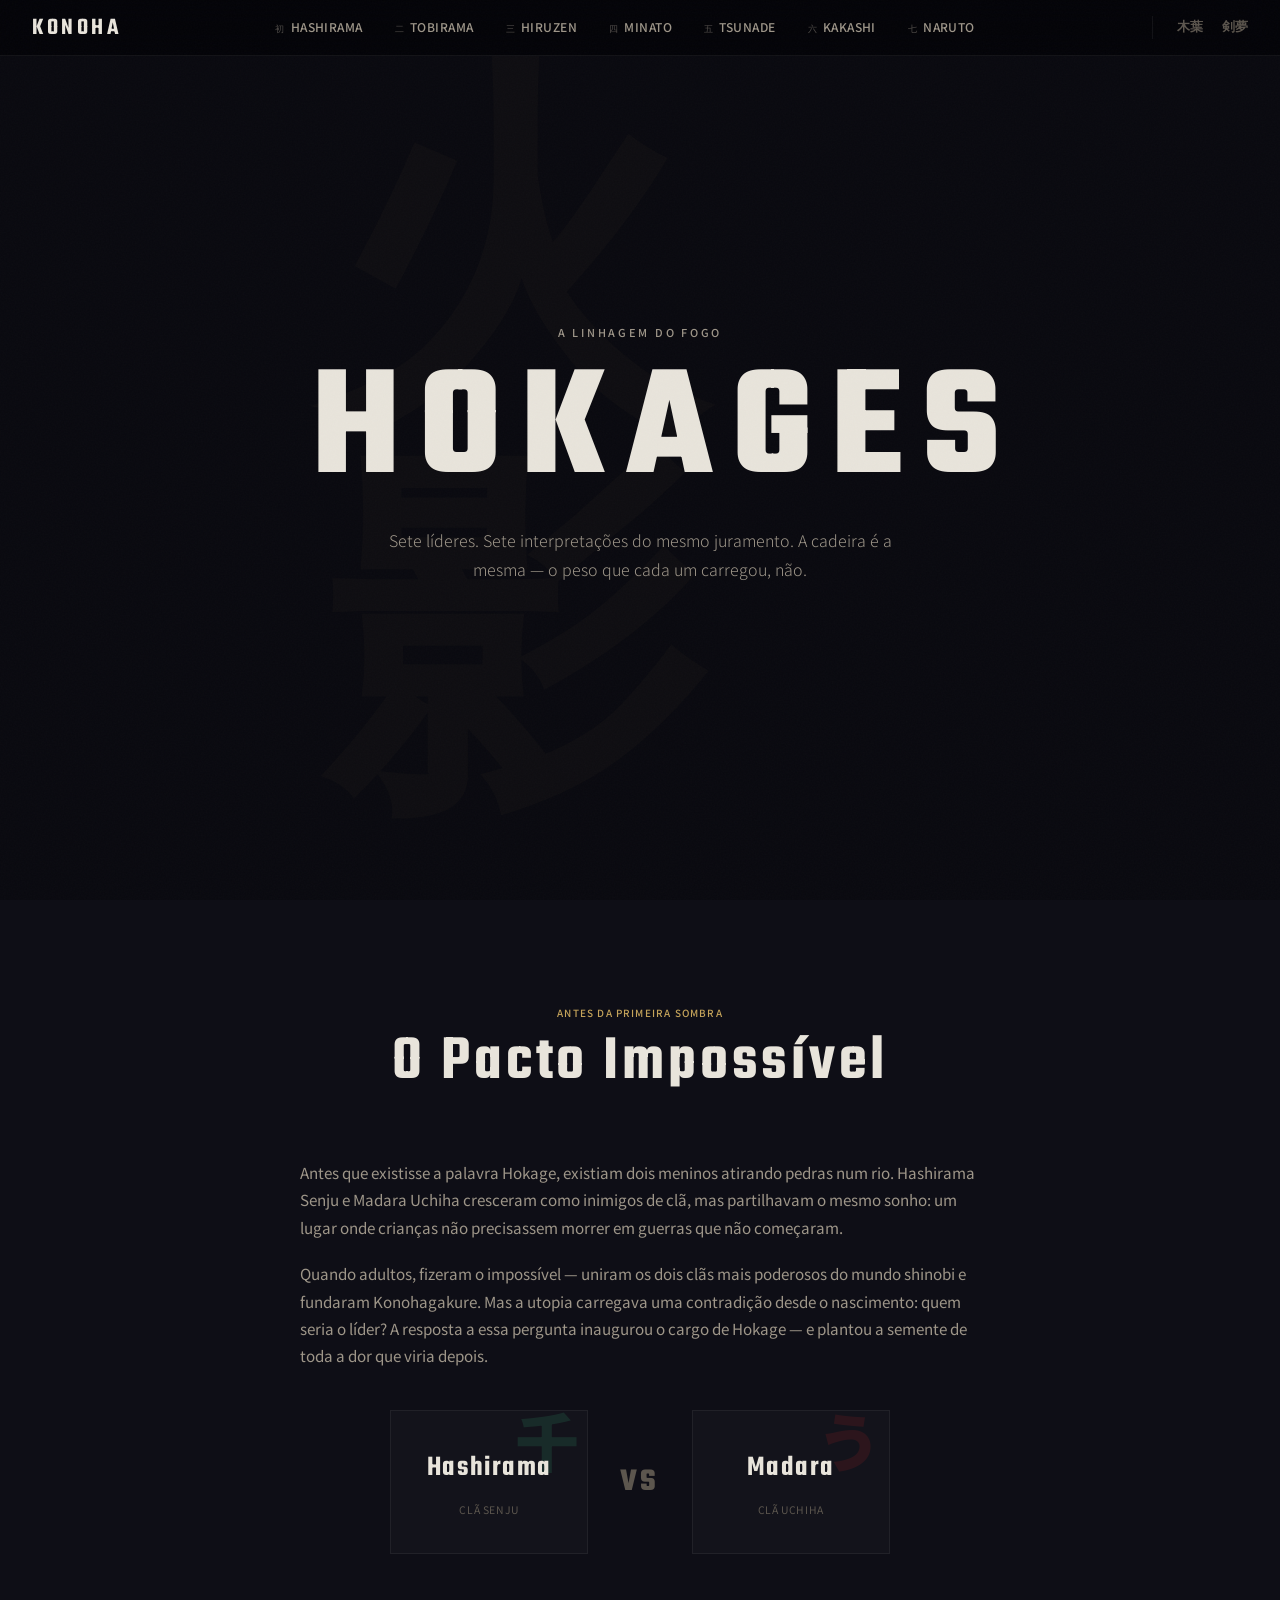
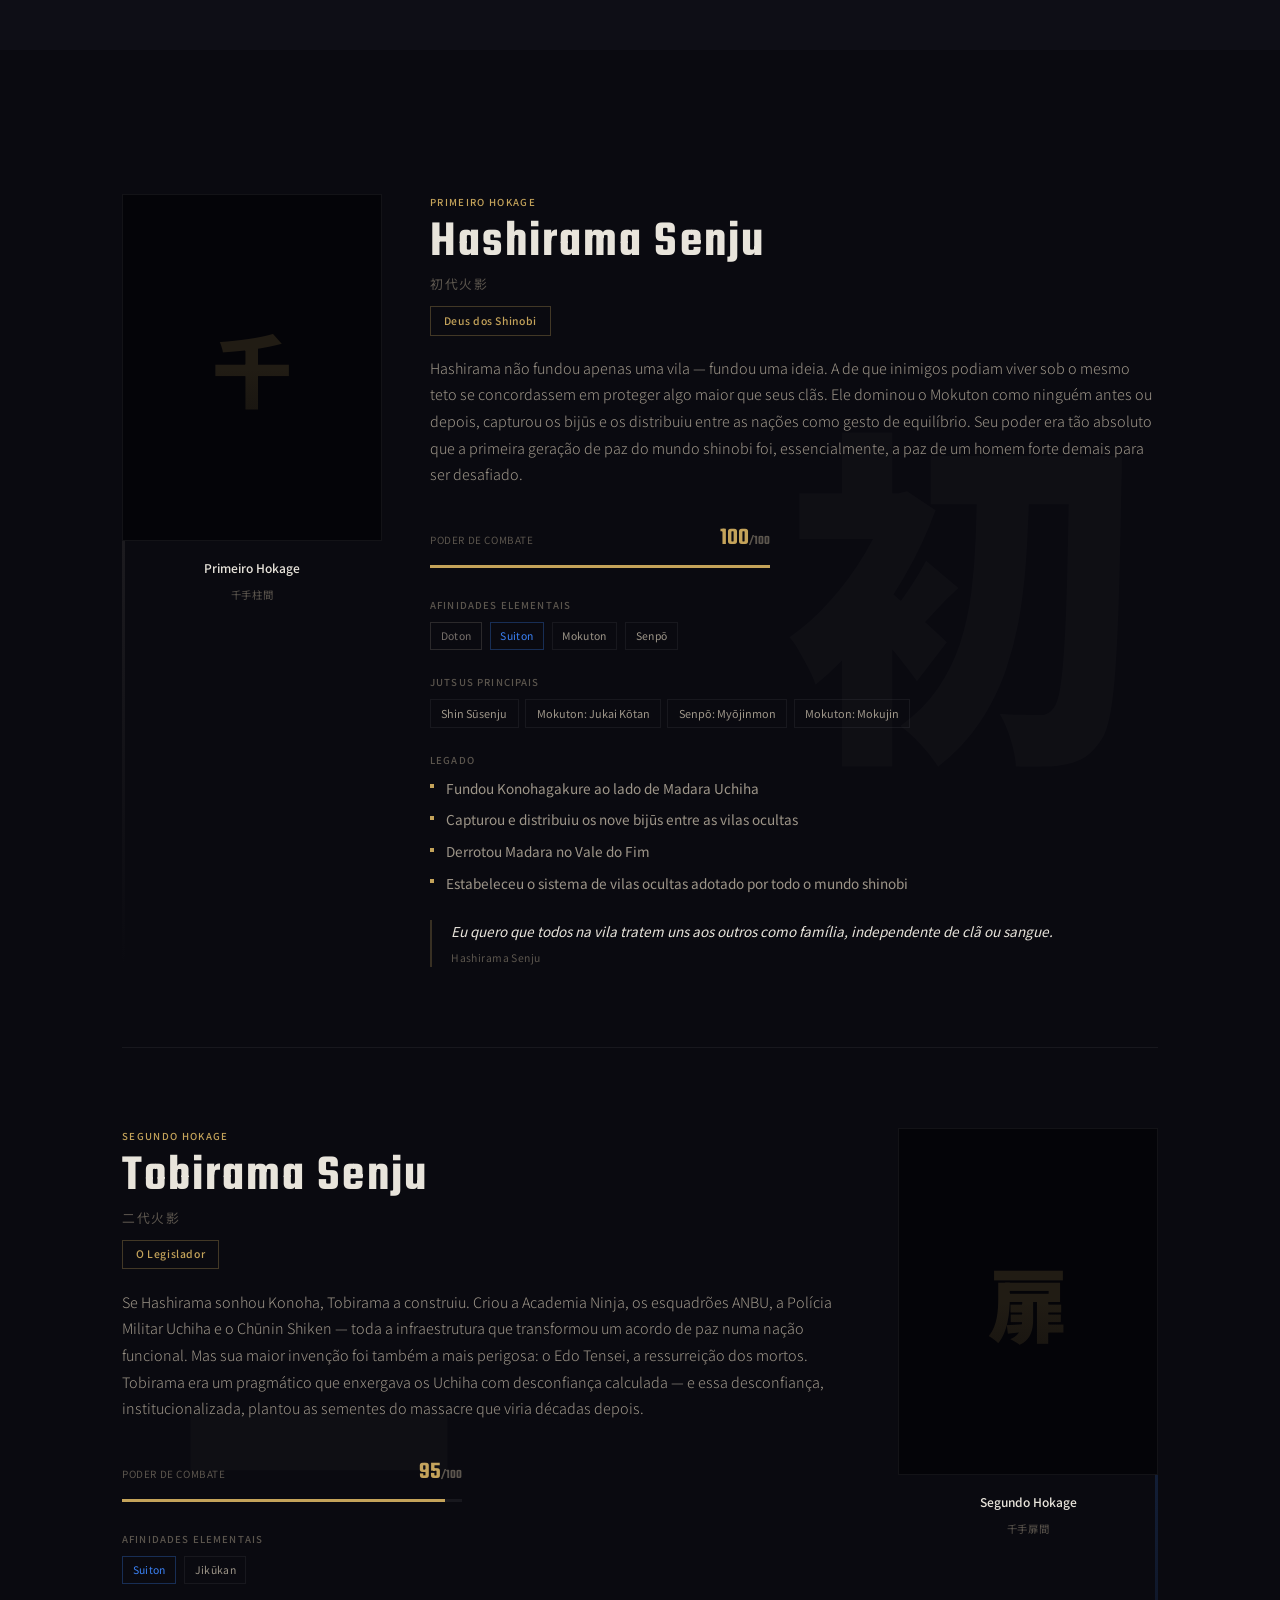
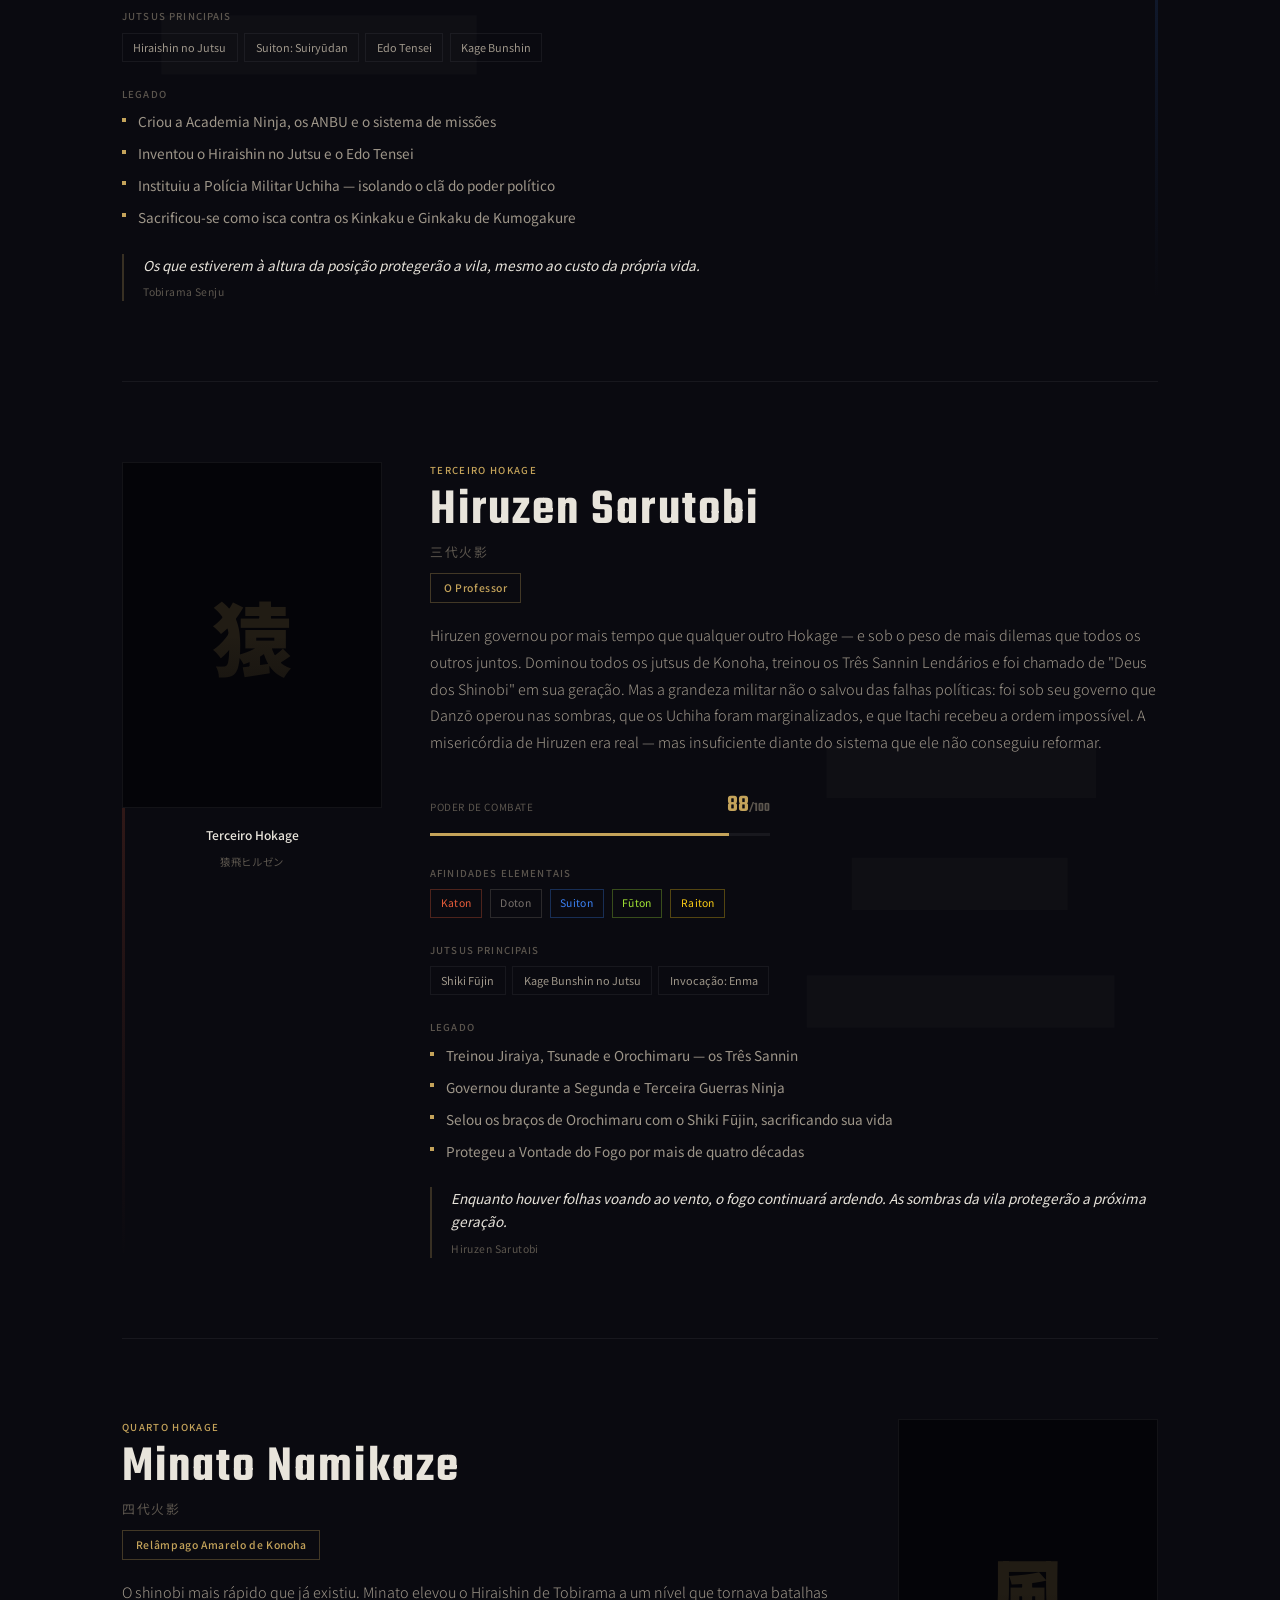
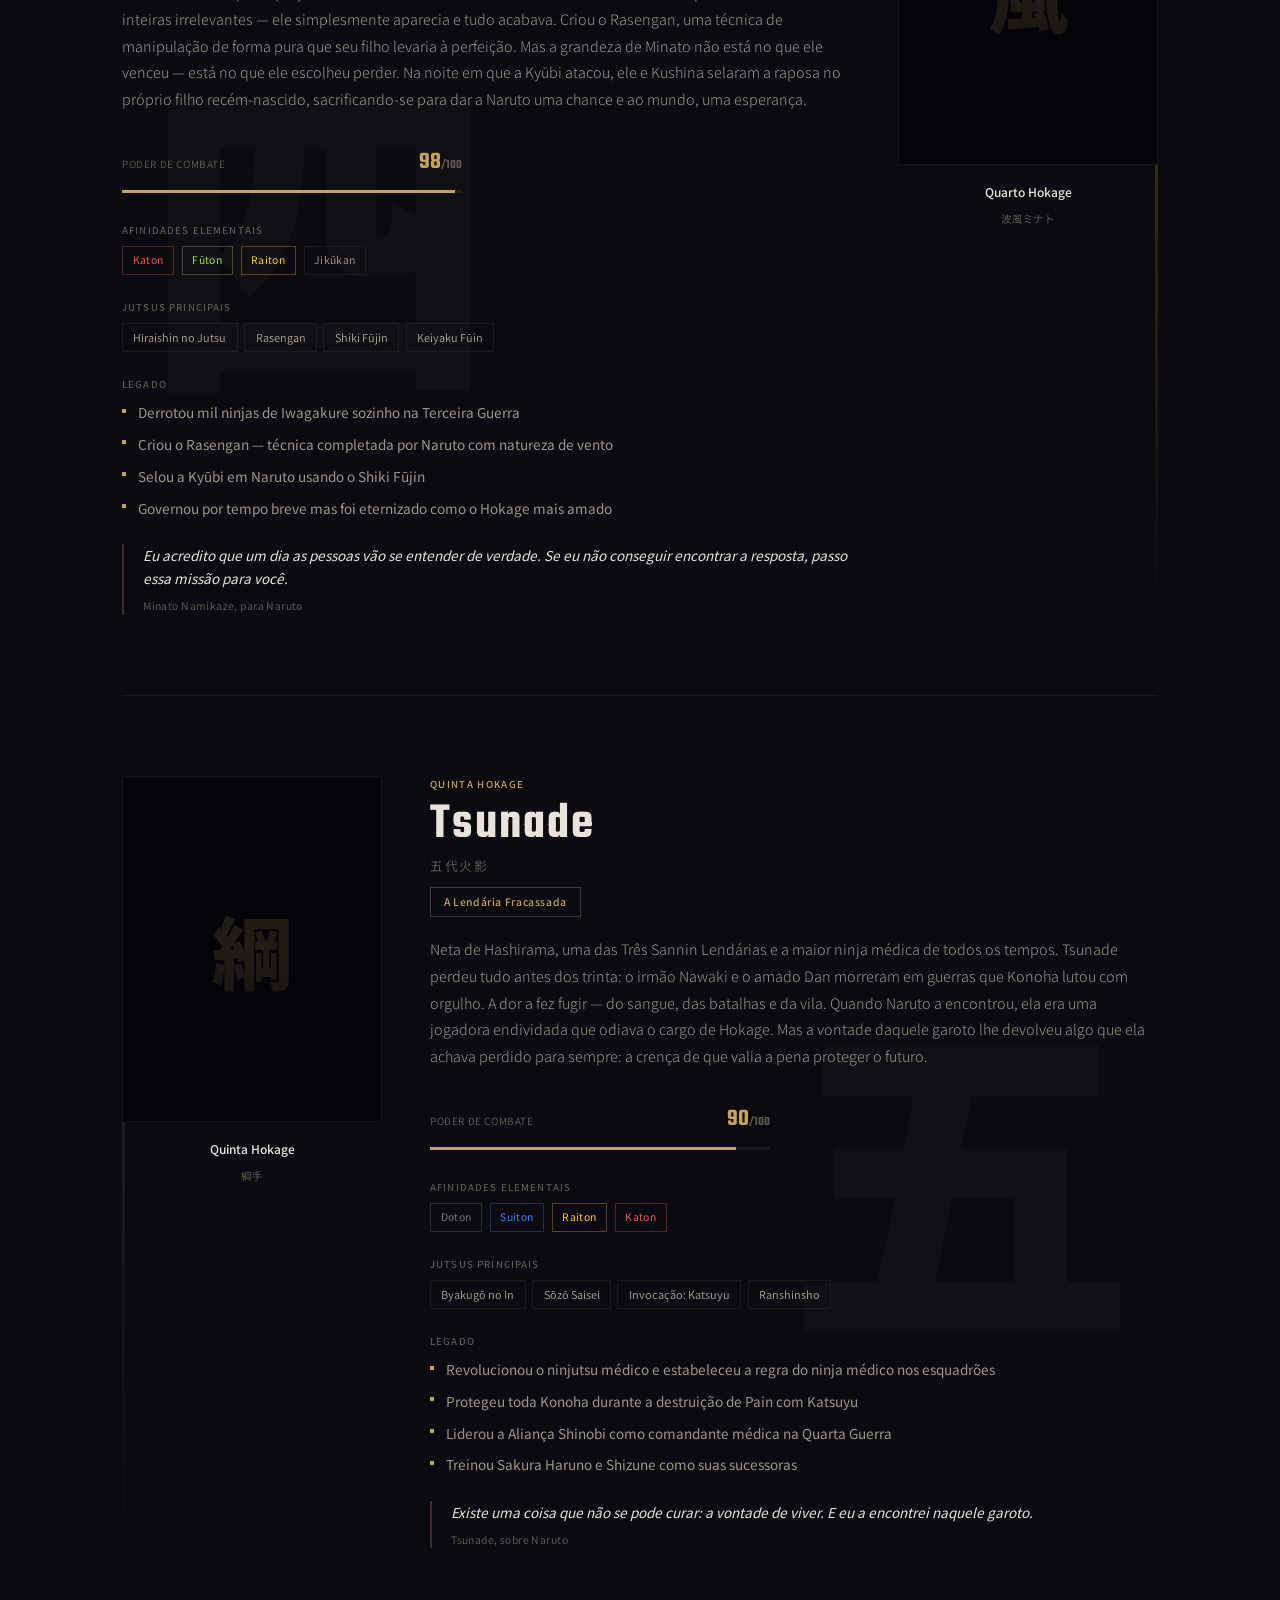
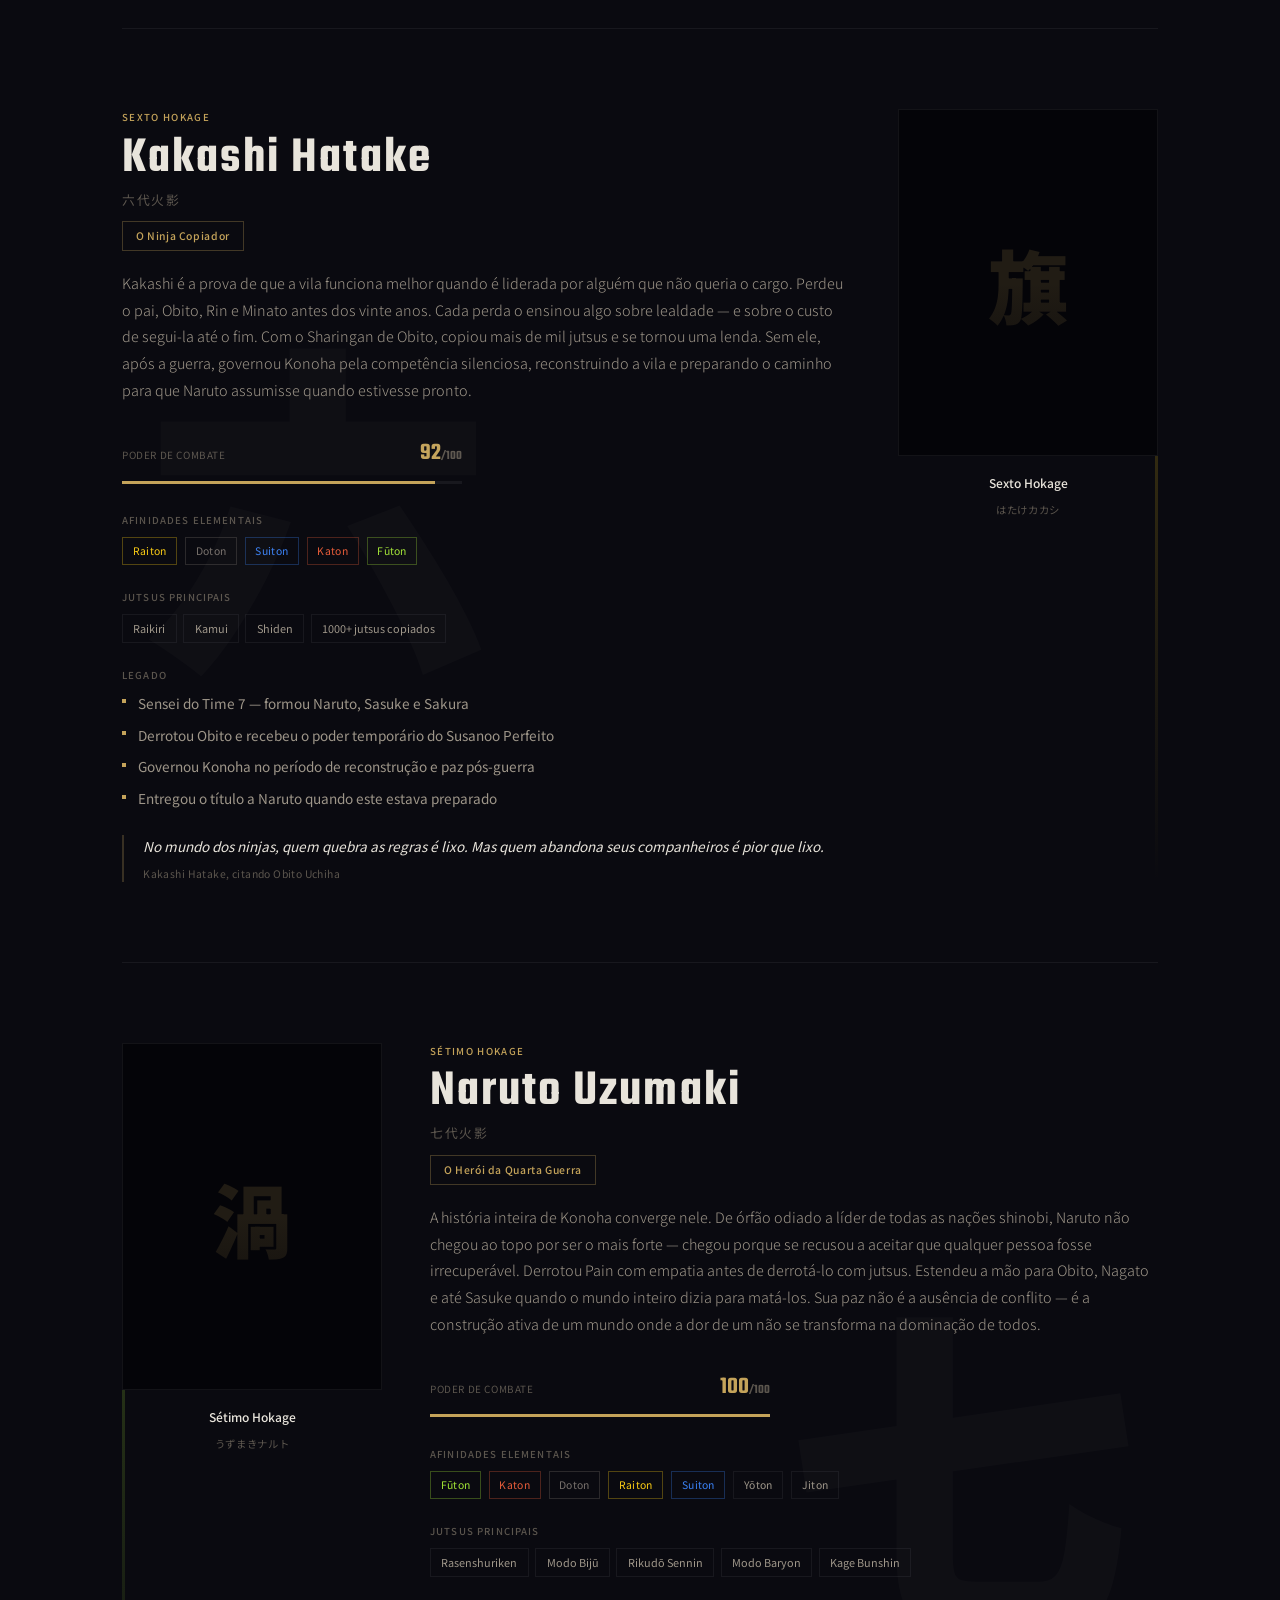
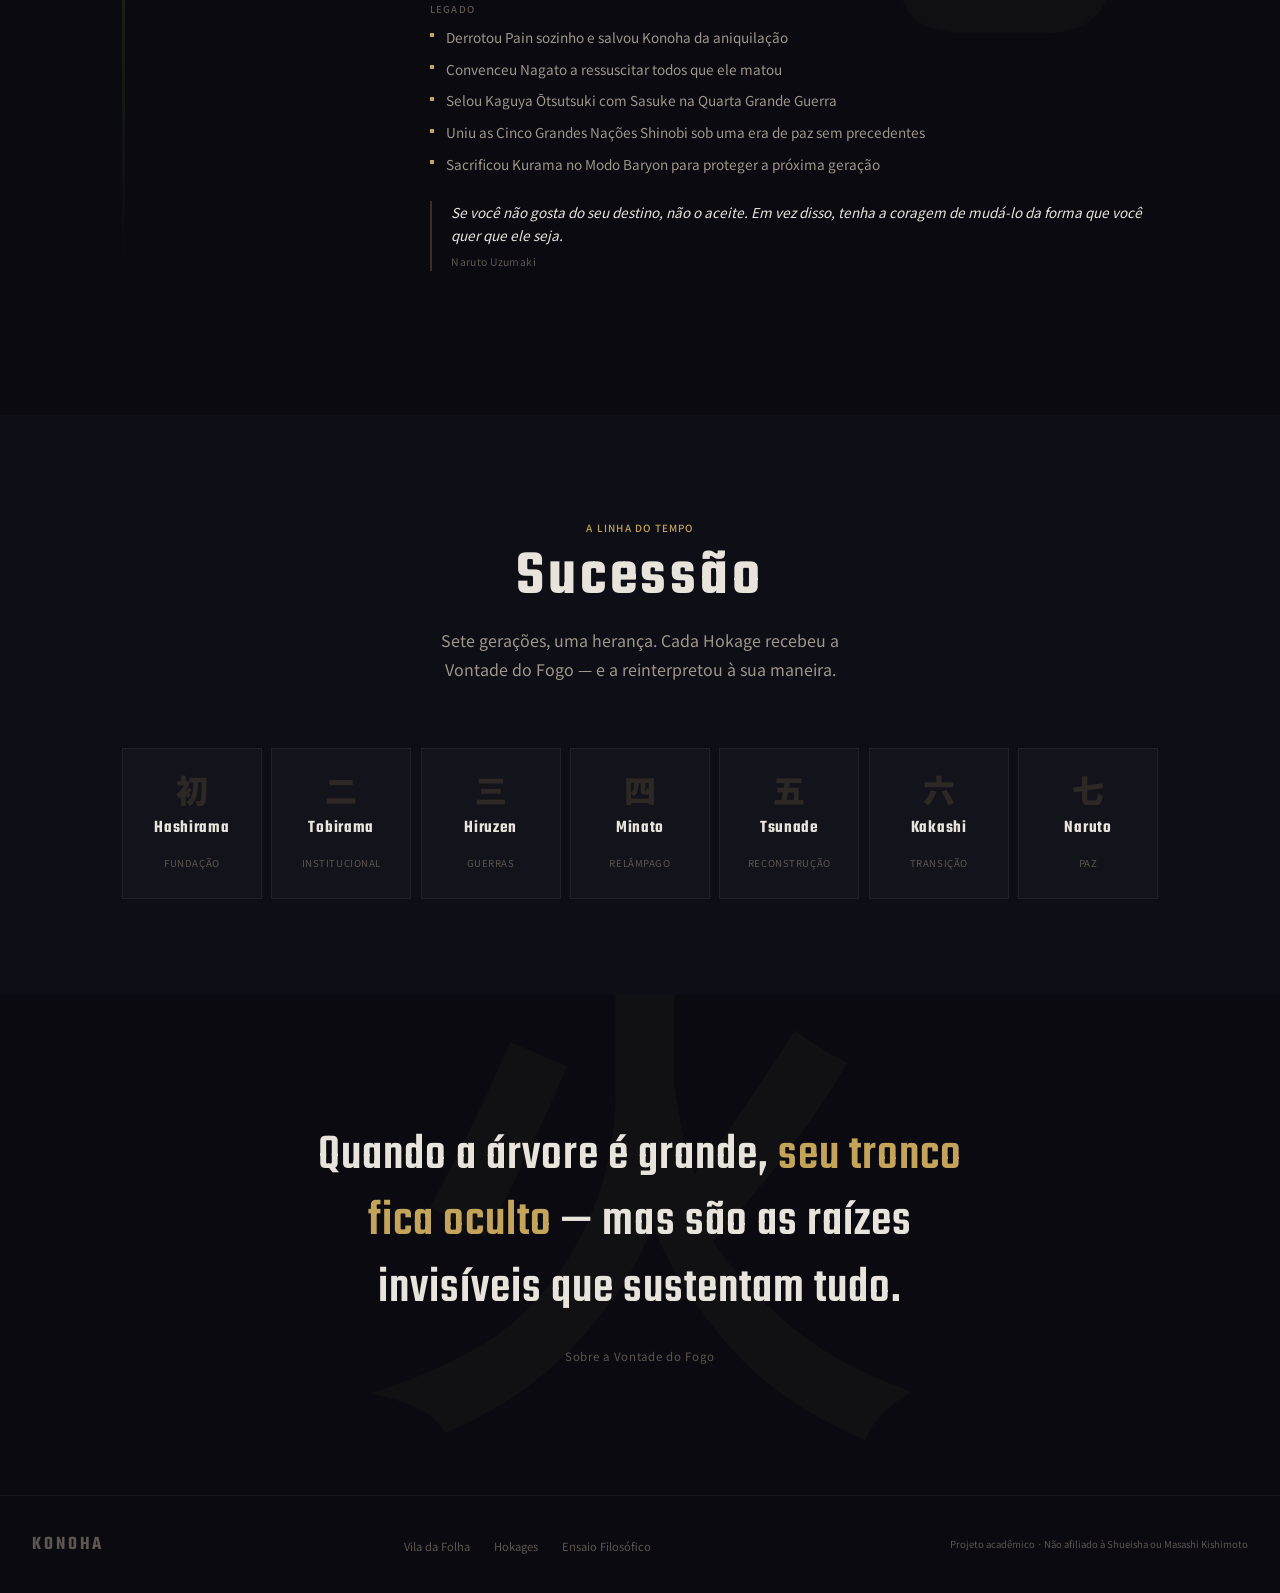
<file: historia-konoha.html>
<!DOCTYPE html>
<html lang="pt-BR">
<head>
<meta charset="UTF-8">
<meta name="viewport" content="width=device-width, initial-scale=1.0, viewport-fit=cover">
<title>Os Hokages — Konoha</title>
<link rel="preconnect" href="https://fonts.googleapis.com">
<link rel="preconnect" href="https://fonts.gstatic.com" crossorigin>
<link href="https://fonts.googleapis.com/css2?family=Teko:wght@400;500;600;700&family=Noto+Sans+JP:wght@300;400;500;700;900&display=swap" rel="stylesheet">
<link rel="stylesheet" href="Assets/css/tokens.css">
<link rel="stylesheet" href="Assets/css/historia.css">
<link rel="stylesheet" href="Assets/css/responsivo-tablet.css" media="(max-width: 768px)">
<link rel="stylesheet" href="Assets/css/responsivo-celular.css" media="(max-width: 480px)">
</head>
<body>

<nav class="chapter-nav">
  <a href="index.html" class="nav-brand">KONOHA</a>
  <div class="nav-chapters hk-rail">
    <a href="#hk1" class="chapter" data-num="初">Hashirama</a>
    <a href="#hk2" class="chapter" data-num="二">Tobirama</a>
    <a href="#hk3" class="chapter" data-num="三">Hiruzen</a>
    <a href="#hk4" class="chapter" data-num="四">Minato</a>
    <a href="#hk5" class="chapter" data-num="五">Tsunade</a>
    <a href="#hk6" class="chapter" data-num="六">Kakashi</a>
    <a href="#hk7" class="chapter" data-num="七">Naruto</a>
  </div>
  <div class="nav-sub">
    <a href="index.html" title="Vila da Folha">木葉</a>
    <a href="ensaio.html" title="Ensaio">剣夢</a>
  </div>
</nav>

<section class="hero">
  <div class="hero-faces"></div>
  <div class="hero-bg"></div>
  <div class="hero-grid"></div>
  <div class="hero-kanji">火影</div>
  <div class="hero-content">
    <div class="hero-eyebrow">A Linhagem do Fogo</div>
    <h1 class="hero-title">HOKAGES</h1>
    <p class="hero-sub">Sete líderes. Sete interpretações do mesmo juramento. A cadeira é a mesma — o peso que cada um carregou, não.</p>
  </div>
</section>

<section class="founding">
  <div class="inner">
    <div class="sec-hd">
      <span class="tag">Antes da Primeira Sombra</span>
      <h2 class="sec-title">O Pacto Impossível</h2>
    </div>
    <div class="founding-text">
      <p>Antes que existisse a palavra Hokage, existiam dois meninos atirando pedras num rio. Hashirama Senju e Madara Uchiha cresceram como inimigos de clã, mas partilhavam o mesmo sonho: um lugar onde crianças não precisassem morrer em guerras que não começaram.</p>
      <p>Quando adultos, fizeram o impossível — uniram os dois clãs mais poderosos do mundo shinobi e fundaram Konohagakure. Mas a utopia carregava uma contradição desde o nascimento: quem seria o líder? A resposta a essa pergunta inaugurou o cargo de Hokage — e plantou a semente de toda a dor que viria depois.</p>
    </div>
    <div class="founding-vs">
      <div class="fv-card" style="--c:#3DD68C">
        <div class="fv-kanji">千</div>
        <span class="fv-name">Hashirama</span>
        <span class="fv-clan">Clã Senju</span>
      </div>
      <span class="fv-vs">VS</span>
      <div class="fv-card" style="--c:#DC2626">
        <div class="fv-kanji">う</div>
        <span class="fv-name">Madara</span>
        <span class="fv-clan">Clã Uchiha</span>
      </div>
    </div>
  </div>
</section>

<section class="hokages-section">
  <div class="inner">

    <article class="hokage" id="hk1">
      <div class="hk-bg-num">初</div>
      <div class="hk-element-bar" style="background: linear-gradient(to bottom, var(--earth), transparent);"></div>
      <div class="hk-grid">
        <div class="hk-portrait">
          <div class="hk-photo-wrap">
            <span class="hk-medallion">千</span>
          </div>
          <div class="hk-portrait-label">
            <b>Primeiro Hokage</b>
            <span>千手柱間</span>
          </div>
        </div>
        <div class="hk-info">
          <span class="hk-order">Primeiro Hokage</span>
          <h2 class="hk-name">Hashirama Senju</h2>
          <span class="hk-title-jp">初代火影</span>
          <span class="hk-epithet">Deus dos Shinobi</span>
          <p class="hk-desc">Hashirama não fundou apenas uma vila — fundou uma ideia. A de que inimigos podiam viver sob o mesmo teto se concordassem em proteger algo maior que seus clãs. Ele dominou o Mokuton como ninguém antes ou depois, capturou os bijūs e os distribuiu entre as nações como gesto de equilíbrio. Seu poder era tão absoluto que a primeira geração de paz do mundo shinobi foi, essencialmente, a paz de um homem forte demais para ser desafiado.</p>
          <div class="hk-power">
            <div class="hk-power-head">
              <span class="hk-power-lbl">Poder de Combate</span>
              <span class="hk-power-val">100<small>/100</small></span>
            </div>
            <div class="hk-power-bar"><div class="hk-power-fill" style="--val:100%"></div></div>
          </div>
          <span class="hk-sub-title">Afinidades Elementais</span>
          <div class="hk-elements">
            <span class="el-tag" data-el="earth">Doton</span>
            <span class="el-tag" data-el="water">Suiton</span>
            <span class="el-tag">Mokuton</span>
            <span class="el-tag">Senpō</span>
          </div>
          <span class="hk-sub-title">Jutsus Principais</span>
          <div class="chips">
            <span class="chip">Shin Sūsenju</span>
            <span class="chip">Mokuton: Jukai Kōtan</span>
            <span class="chip">Senpō: Myōjinmon</span>
            <span class="chip">Mokuton: Mokujin</span>
          </div>
          <span class="hk-sub-title">Legado</span>
          <ul class="events">
            <li>Fundou Konohagakure ao lado de Madara Uchiha</li>
            <li>Capturou e distribuiu os nove bijūs entre as vilas ocultas</li>
            <li>Derrotou Madara no Vale do Fim</li>
            <li>Estabeleceu o sistema de vilas ocultas adotado por todo o mundo shinobi</li>
          </ul>
          <blockquote class="hk-quote">
            Eu quero que todos na vila tratem uns aos outros como família, independente de clã ou sangue.
            <cite>Hashirama Senju</cite>
          </blockquote>
        </div>
      </div>
    </article>

    <article class="hokage" id="hk2" data-align="right">
      <div class="hk-bg-num">二</div>
      <div class="hk-element-bar" style="background: linear-gradient(to bottom, var(--water), transparent);"></div>
      <div class="hk-grid">
        <div class="hk-portrait">
          <div class="hk-photo-wrap">
            <span class="hk-medallion">扉</span>
          </div>
          <div class="hk-portrait-label">
            <b>Segundo Hokage</b>
            <span>千手扉間</span>
          </div>
        </div>
        <div class="hk-info">
          <span class="hk-order">Segundo Hokage</span>
          <h2 class="hk-name">Tobirama Senju</h2>
          <span class="hk-title-jp">二代火影</span>
          <span class="hk-epithet">O Legislador</span>
          <p class="hk-desc">Se Hashirama sonhou Konoha, Tobirama a construiu. Criou a Academia Ninja, os esquadrões ANBU, a Polícia Militar Uchiha e o Chūnin Shiken — toda a infraestrutura que transformou um acordo de paz numa nação funcional. Mas sua maior invenção foi também a mais perigosa: o Edo Tensei, a ressurreição dos mortos. Tobirama era um pragmático que enxergava os Uchiha com desconfiança calculada — e essa desconfiança, institucionalizada, plantou as sementes do massacre que viria décadas depois.</p>
          <div class="hk-power">
            <div class="hk-power-head">
              <span class="hk-power-lbl">Poder de Combate</span>
              <span class="hk-power-val">95<small>/100</small></span>
            </div>
            <div class="hk-power-bar"><div class="hk-power-fill" style="--val:95%"></div></div>
          </div>
          <span class="hk-sub-title">Afinidades Elementais</span>
          <div class="hk-elements">
            <span class="el-tag" data-el="water">Suiton</span>
            <span class="el-tag">Jikūkan</span>
          </div>
          <span class="hk-sub-title">Jutsus Principais</span>
          <div class="chips">
            <span class="chip">Hiraishin no Jutsu</span>
            <span class="chip">Suiton: Suiryūdan</span>
            <span class="chip">Edo Tensei</span>
            <span class="chip">Kage Bunshin</span>
          </div>
          <span class="hk-sub-title">Legado</span>
          <ul class="events">
            <li>Criou a Academia Ninja, os ANBU e o sistema de missões</li>
            <li>Inventou o Hiraishin no Jutsu e o Edo Tensei</li>
            <li>Instituiu a Polícia Militar Uchiha — isolando o clã do poder político</li>
            <li>Sacrificou-se como isca contra os Kinkaku e Ginkaku de Kumogakure</li>
          </ul>
          <blockquote class="hk-quote">
            Os que estiverem à altura da posição protegerão a vila, mesmo ao custo da própria vida.
            <cite>Tobirama Senju</cite>
          </blockquote>
        </div>
      </div>
    </article>

    <article class="hokage" id="hk3">
      <div class="hk-bg-num">三</div>
      <div class="hk-element-bar" style="background: linear-gradient(to bottom, var(--fire), transparent);"></div>
      <div class="hk-grid">
        <div class="hk-portrait">
          <div class="hk-photo-wrap">
            <span class="hk-medallion">猿</span>
          </div>
          <div class="hk-portrait-label">
            <b>Terceiro Hokage</b>
            <span>猿飛ヒルゼン</span>
          </div>
        </div>
        <div class="hk-info">
          <span class="hk-order">Terceiro Hokage</span>
          <h2 class="hk-name">Hiruzen Sarutobi</h2>
          <span class="hk-title-jp">三代火影</span>
          <span class="hk-epithet">O Professor</span>
          <p class="hk-desc">Hiruzen governou por mais tempo que qualquer outro Hokage — e sob o peso de mais dilemas que todos os outros juntos. Dominou todos os jutsus de Konoha, treinou os Três Sannin Lendários e foi chamado de "Deus dos Shinobi" em sua geração. Mas a grandeza militar não o salvou das falhas políticas: foi sob seu governo que Danzō operou nas sombras, que os Uchiha foram marginalizados, e que Itachi recebeu a ordem impossível. A misericórdia de Hiruzen era real — mas insuficiente diante do sistema que ele não conseguiu reformar.</p>
          <div class="hk-power">
            <div class="hk-power-head">
              <span class="hk-power-lbl">Poder de Combate</span>
              <span class="hk-power-val">88<small>/100</small></span>
            </div>
            <div class="hk-power-bar"><div class="hk-power-fill" style="--val:88%"></div></div>
          </div>
          <span class="hk-sub-title">Afinidades Elementais</span>
          <div class="hk-elements">
            <span class="el-tag" data-el="fire">Katon</span>
            <span class="el-tag" data-el="earth">Doton</span>
            <span class="el-tag" data-el="water">Suiton</span>
            <span class="el-tag" data-el="wind">Fūton</span>
            <span class="el-tag" data-el="lightning">Raiton</span>
          </div>
          <span class="hk-sub-title">Jutsus Principais</span>
          <div class="chips">
            <span class="chip">Shiki Fūjin</span>
            <span class="chip">Kage Bunshin no Jutsu</span>
            <span class="chip">Invocação: Enma</span>
          </div>
          <span class="hk-sub-title">Legado</span>
          <ul class="events">
            <li>Treinou Jiraiya, Tsunade e Orochimaru — os Três Sannin</li>
            <li>Governou durante a Segunda e Terceira Guerras Ninja</li>
            <li>Selou os braços de Orochimaru com o Shiki Fūjin, sacrificando sua vida</li>
            <li>Protegeu a Vontade do Fogo por mais de quatro décadas</li>
          </ul>
          <blockquote class="hk-quote">
            Enquanto houver folhas voando ao vento, o fogo continuará ardendo. As sombras da vila protegerão a próxima geração.
            <cite>Hiruzen Sarutobi</cite>
          </blockquote>
        </div>
      </div>
    </article>

    <article class="hokage" id="hk4" data-align="right">
      <div class="hk-bg-num">四</div>
      <div class="hk-element-bar" style="background: linear-gradient(to bottom, var(--lightning), transparent);"></div>
      <div class="hk-grid">
        <div class="hk-portrait">
          <div class="hk-photo-wrap">
            <span class="hk-medallion">風</span>
          </div>
          <div class="hk-portrait-label">
            <b>Quarto Hokage</b>
            <span>波風ミナト</span>
          </div>
        </div>
        <div class="hk-info">
          <span class="hk-order">Quarto Hokage</span>
          <h2 class="hk-name">Minato Namikaze</h2>
          <span class="hk-title-jp">四代火影</span>
          <span class="hk-epithet">Relâmpago Amarelo de Konoha</span>
          <p class="hk-desc">O shinobi mais rápido que já existiu. Minato elevou o Hiraishin de Tobirama a um nível que tornava batalhas inteiras irrelevantes — ele simplesmente aparecia e tudo acabava. Criou o Rasengan, uma técnica de manipulação de forma pura que seu filho levaria à perfeição. Mas a grandeza de Minato não está no que ele venceu — está no que ele escolheu perder. Na noite em que a Kyūbi atacou, ele e Kushina selaram a raposa no próprio filho recém-nascido, sacrificando-se para dar a Naruto uma chance e ao mundo, uma esperança.</p>
          <div class="hk-power">
            <div class="hk-power-head">
              <span class="hk-power-lbl">Poder de Combate</span>
              <span class="hk-power-val">98<small>/100</small></span>
            </div>
            <div class="hk-power-bar"><div class="hk-power-fill" style="--val:98%"></div></div>
          </div>
          <span class="hk-sub-title">Afinidades Elementais</span>
          <div class="hk-elements">
            <span class="el-tag" data-el="fire">Katon</span>
            <span class="el-tag" data-el="wind">Fūton</span>
            <span class="el-tag" data-el="lightning">Raiton</span>
            <span class="el-tag">Jikūkan</span>
          </div>
          <span class="hk-sub-title">Jutsus Principais</span>
          <div class="chips">
            <span class="chip">Hiraishin no Jutsu</span>
            <span class="chip">Rasengan</span>
            <span class="chip">Shiki Fūjin</span>
            <span class="chip">Keiyaku Fūin</span>
          </div>
          <span class="hk-sub-title">Legado</span>
          <ul class="events">
            <li>Derrotou mil ninjas de Iwagakure sozinho na Terceira Guerra</li>
            <li>Criou o Rasengan — técnica completada por Naruto com natureza de vento</li>
            <li>Selou a Kyūbi em Naruto usando o Shiki Fūjin</li>
            <li>Governou por tempo breve mas foi eternizado como o Hokage mais amado</li>
          </ul>
          <blockquote class="hk-quote">
            Eu acredito que um dia as pessoas vão se entender de verdade. Se eu não conseguir encontrar a resposta, passo essa missão para você.
            <cite>Minato Namikaze, para Naruto</cite>
          </blockquote>
        </div>
      </div>
    </article>

    <article class="hokage" id="hk5">
      <div class="hk-bg-num">五</div>
      <div class="hk-element-bar" style="background: linear-gradient(to bottom, var(--earth), transparent);"></div>
      <div class="hk-grid">
        <div class="hk-portrait">
          <div class="hk-photo-wrap">
            <span class="hk-medallion">綱</span>
          </div>
          <div class="hk-portrait-label">
            <b>Quinta Hokage</b>
            <span>綱手</span>
          </div>
        </div>
        <div class="hk-info">
          <span class="hk-order">Quinta Hokage</span>
          <h2 class="hk-name">Tsunade</h2>
          <span class="hk-title-jp">五代火影</span>
          <span class="hk-epithet">A Lendária Fracassada</span>
          <p class="hk-desc">Neta de Hashirama, uma das Três Sannin Lendárias e a maior ninja médica de todos os tempos. Tsunade perdeu tudo antes dos trinta: o irmão Nawaki e o amado Dan morreram em guerras que Konoha lutou com orgulho. A dor a fez fugir — do sangue, das batalhas e da vila. Quando Naruto a encontrou, ela era uma jogadora endividada que odiava o cargo de Hokage. Mas a vontade daquele garoto lhe devolveu algo que ela achava perdido para sempre: a crença de que valia a pena proteger o futuro.</p>
          <div class="hk-power">
            <div class="hk-power-head">
              <span class="hk-power-lbl">Poder de Combate</span>
              <span class="hk-power-val">90<small>/100</small></span>
            </div>
            <div class="hk-power-bar"><div class="hk-power-fill" style="--val:90%"></div></div>
          </div>
          <span class="hk-sub-title">Afinidades Elementais</span>
          <div class="hk-elements">
            <span class="el-tag" data-el="earth">Doton</span>
            <span class="el-tag" data-el="water">Suiton</span>
            <span class="el-tag" data-el="lightning">Raiton</span>
            <span class="el-tag" data-el="fire">Katon</span>
          </div>
          <span class="hk-sub-title">Jutsus Principais</span>
          <div class="chips">
            <span class="chip">Byakugō no In</span>
            <span class="chip">Sōzō Saisei</span>
            <span class="chip">Invocação: Katsuyu</span>
            <span class="chip">Ranshinsho</span>
          </div>
          <span class="hk-sub-title">Legado</span>
          <ul class="events">
            <li>Revolucionou o ninjutsu médico e estabeleceu a regra do ninja médico nos esquadrões</li>
            <li>Protegeu toda Konoha durante a destruição de Pain com Katsuyu</li>
            <li>Liderou a Aliança Shinobi como comandante médica na Quarta Guerra</li>
            <li>Treinou Sakura Haruno e Shizune como suas sucessoras</li>
          </ul>
          <blockquote class="hk-quote">
            Existe uma coisa que não se pode curar: a vontade de viver. E eu a encontrei naquele garoto.
            <cite>Tsunade, sobre Naruto</cite>
          </blockquote>
        </div>
      </div>
    </article>

    <article class="hokage" id="hk6" data-align="right">
      <div class="hk-bg-num">六</div>
      <div class="hk-element-bar" style="background: linear-gradient(to bottom, var(--lightning), transparent);"></div>
      <div class="hk-grid">
        <div class="hk-portrait">
          <div class="hk-photo-wrap">
            <span class="hk-medallion">旗</span>
          </div>
          <div class="hk-portrait-label">
            <b>Sexto Hokage</b>
            <span>はたけカカシ</span>
          </div>
        </div>
        <div class="hk-info">
          <span class="hk-order">Sexto Hokage</span>
          <h2 class="hk-name">Kakashi Hatake</h2>
          <span class="hk-title-jp">六代火影</span>
          <span class="hk-epithet">O Ninja Copiador</span>
          <p class="hk-desc">Kakashi é a prova de que a vila funciona melhor quando é liderada por alguém que não queria o cargo. Perdeu o pai, Obito, Rin e Minato antes dos vinte anos. Cada perda o ensinou algo sobre lealdade — e sobre o custo de segui-la até o fim. Com o Sharingan de Obito, copiou mais de mil jutsus e se tornou uma lenda. Sem ele, após a guerra, governou Konoha pela competência silenciosa, reconstruindo a vila e preparando o caminho para que Naruto assumisse quando estivesse pronto.</p>
          <div class="hk-power">
            <div class="hk-power-head">
              <span class="hk-power-lbl">Poder de Combate</span>
              <span class="hk-power-val">92<small>/100</small></span>
            </div>
            <div class="hk-power-bar"><div class="hk-power-fill" style="--val:92%"></div></div>
          </div>
          <span class="hk-sub-title">Afinidades Elementais</span>
          <div class="hk-elements">
            <span class="el-tag" data-el="lightning">Raiton</span>
            <span class="el-tag" data-el="earth">Doton</span>
            <span class="el-tag" data-el="water">Suiton</span>
            <span class="el-tag" data-el="fire">Katon</span>
            <span class="el-tag" data-el="wind">Fūton</span>
          </div>
          <span class="hk-sub-title">Jutsus Principais</span>
          <div class="chips">
            <span class="chip">Raikiri</span>
            <span class="chip">Kamui</span>
            <span class="chip">Shiden</span>
            <span class="chip">1000+ jutsus copiados</span>
          </div>
          <span class="hk-sub-title">Legado</span>
          <ul class="events">
            <li>Sensei do Time 7 — formou Naruto, Sasuke e Sakura</li>
            <li>Derrotou Obito e recebeu o poder temporário do Susanoo Perfeito</li>
            <li>Governou Konoha no período de reconstrução e paz pós-guerra</li>
            <li>Entregou o título a Naruto quando este estava preparado</li>
          </ul>
          <blockquote class="hk-quote">
            No mundo dos ninjas, quem quebra as regras é lixo. Mas quem abandona seus companheiros é pior que lixo.
            <cite>Kakashi Hatake, citando Obito Uchiha</cite>
          </blockquote>
        </div>
      </div>
    </article>

    <article class="hokage" id="hk7">
      <div class="hk-bg-num">七</div>
      <div class="hk-element-bar" style="background: linear-gradient(to bottom, var(--wind), transparent);"></div>
      <div class="hk-grid">
        <div class="hk-portrait">
          <div class="hk-photo-wrap">
            <span class="hk-medallion">渦</span>
          </div>
          <div class="hk-portrait-label">
            <b>Sétimo Hokage</b>
            <span>うずまきナルト</span>
          </div>
        </div>
        <div class="hk-info">
          <span class="hk-order">Sétimo Hokage</span>
          <h2 class="hk-name">Naruto Uzumaki</h2>
          <span class="hk-title-jp">七代火影</span>
          <span class="hk-epithet">O Herói da Quarta Guerra</span>
          <p class="hk-desc">A história inteira de Konoha converge nele. De órfão odiado a líder de todas as nações shinobi, Naruto não chegou ao topo por ser o mais forte — chegou porque se recusou a aceitar que qualquer pessoa fosse irrecuperável. Derrotou Pain com empatia antes de derrotá-lo com jutsus. Estendeu a mão para Obito, Nagato e até Sasuke quando o mundo inteiro dizia para matá-los. Sua paz não é a ausência de conflito — é a construção ativa de um mundo onde a dor de um não se transforma na dominação de todos.</p>
          <div class="hk-power">
            <div class="hk-power-head">
              <span class="hk-power-lbl">Poder de Combate</span>
              <span class="hk-power-val">100<small>/100</small></span>
            </div>
            <div class="hk-power-bar"><div class="hk-power-fill" style="--val:100%"></div></div>
          </div>
          <span class="hk-sub-title">Afinidades Elementais</span>
          <div class="hk-elements">
            <span class="el-tag" data-el="wind">Fūton</span>
            <span class="el-tag" data-el="fire">Katon</span>
            <span class="el-tag" data-el="earth">Doton</span>
            <span class="el-tag" data-el="lightning">Raiton</span>
            <span class="el-tag" data-el="water">Suiton</span>
            <span class="el-tag">Yōton</span>
            <span class="el-tag">Jiton</span>
          </div>
          <span class="hk-sub-title">Jutsus Principais</span>
          <div class="chips">
            <span class="chip">Rasenshuriken</span>
            <span class="chip">Modo Bijū</span>
            <span class="chip">Rikudō Sennin</span>
            <span class="chip">Modo Baryon</span>
            <span class="chip">Kage Bunshin</span>
          </div>
          <span class="hk-sub-title">Legado</span>
          <ul class="events">
            <li>Derrotou Pain sozinho e salvou Konoha da aniquilação</li>
            <li>Convenceu Nagato a ressuscitar todos que ele matou</li>
            <li>Selou Kaguya Ōtsutsuki com Sasuke na Quarta Grande Guerra</li>
            <li>Uniu as Cinco Grandes Nações Shinobi sob uma era de paz sem precedentes</li>
            <li>Sacrificou Kurama no Modo Baryon para proteger a próxima geração</li>
          </ul>
          <blockquote class="hk-quote">
            Se você não gosta do seu destino, não o aceite. Em vez disso, tenha a coragem de mudá-lo da forma que você quer que ele seja.
            <cite>Naruto Uzumaki</cite>
          </blockquote>
        </div>
      </div>
    </article>

  </div>
</section>

<section class="succession">
  <div class="inner">
    <div class="sec-hd">
      <span class="tag">A Linha do Tempo</span>
      <h2 class="sec-title">Sucessão</h2>
      <p class="sec-desc">Sete gerações, uma herança. Cada Hokage recebeu a Vontade do Fogo — e a reinterpretou à sua maneira.</p>
    </div>
    <div class="succession-grid">
      <a href="#hk1" class="succ-card"><div class="succ-num">初</div><span class="succ-name">Hashirama</span><span class="succ-era">Fundação</span></a>
      <a href="#hk2" class="succ-card"><div class="succ-num">二</div><span class="succ-name">Tobirama</span><span class="succ-era">Institucional</span></a>
      <a href="#hk3" class="succ-card"><div class="succ-num">三</div><span class="succ-name">Hiruzen</span><span class="succ-era">Guerras</span></a>
      <a href="#hk4" class="succ-card"><div class="succ-num">四</div><span class="succ-name">Minato</span><span class="succ-era">Relâmpago</span></a>
      <a href="#hk5" class="succ-card"><div class="succ-num">五</div><span class="succ-name">Tsunade</span><span class="succ-era">Reconstrução</span></a>
      <a href="#hk6" class="succ-card"><div class="succ-num">六</div><span class="succ-name">Kakashi</span><span class="succ-era">Transição</span></a>
      <a href="#hk7" class="succ-card"><div class="succ-num">七</div><span class="succ-name">Naruto</span><span class="succ-era">Paz</span></a>
    </div>
  </div>
</section>

<section class="will">
  <div class="will-k">火</div>
  <blockquote class="will-q">Quando a árvore é grande, <span class="will-hl">seu tronco fica oculto</span> — mas são as raízes invisíveis que sustentam tudo.</blockquote>
  <cite class="will-attr">Sobre a Vontade do Fogo</cite>
</section>

<footer class="footer">
  <span class="flogo">KONOHA</span>
  <ul class="flinks">
    <li><a href="index.html">Vila da Folha</a></li>
    <li><a href="historia-konoha.html">Hokages</a></li>
    <li><a href="ensaio.html">Ensaio Filosófico</a></li>
  </ul>
  <span class="fcopy">Projeto acadêmico · Não afiliado à Shueisha ou Masashi Kishimoto</span>
</footer>

<script src="Assets/JavaScript/core.js"></script>
<script src="Assets/JavaScript/historia.js"></script>
<script src="Assets/JavaScript/api-naruto.js" defer></script>

</body>
</html>
</file>
<file: Assets/css/tokens.css>
:root {
  color-scheme: dark;
  --bg: #0A0A10;
  --bg-alt: #0E0E16;
  --bg-deep: #040408;
  --tx: #E8E4DB;
  --tx-mid: #9E9689;
  --tx-dim: #5C564E;
  --border: rgba(255,255,255,0.06);
  --gold: #C4A35A;
  --green: #3DD68C;
  --red: #DC2626;
  --blue: #5A7EA6;
  --crimson: #A63D3D;
  --violet: #7B5DAD;
  --fire: #E85D3A;
  --water: #3B82F6;
  --earth: #78716C;
  --wind: #A3E635;
  --lightning: #FACC15;
  --ff-display: 'Teko', sans-serif;
  --ff-body: 'Noto Sans JP', sans-serif;
  --ff-serif: 'Newsreader', Georgia, serif;
  --ff-jp: 'Noto Serif JP', serif;
  --ease-out: cubic-bezier(0.16, 1, 0.3, 1);
}

*, *::before, *::after { box-sizing: border-box; margin: 0; padding: 0; }
html { scroll-behavior: smooth; scrollbar-color: var(--tx-dim) var(--bg); scrollbar-width: thin; }

body {
  background: var(--bg);
  color: var(--tx);
  font-family: var(--ff-body);
  font-size: 16px;
  font-weight: 400;
  line-height: 1.75;
  overflow-x: hidden;
  -webkit-font-smoothing: antialiased;
}

::selection { background: rgba(196,163,90,0.25); }
::-webkit-scrollbar { width: 3px; }
::-webkit-scrollbar-track { background: var(--bg); }
::-webkit-scrollbar-thumb { background: var(--tx-dim); }

body::after {
  content: '';
  position: fixed; inset: 0;
  pointer-events: none; z-index: 9999;
  opacity: 0.018;
  background-image: url("data:image/svg+xml,%3Csvg xmlns='http://www.w3.org/2000/svg'%3E%3Cfilter id='n'%3E%3CfeTurbulence type='fractalNoise' baseFrequency='.65' numOctaves='3' stitchTiles='stitch'/%3E%3C/filter%3E%3Crect width='100%25' height='100%25' filter='url(%23n)'/%3E%3C/svg%3E");
}
.chapter-nav {
  position: fixed; top: 0; left: 0; right: 0;
  z-index: 100;
  padding: 0 2rem;
  height: 56px;
  display: flex; align-items: center; justify-content: space-between;
  background: rgba(4,4,8,0.88);
  backdrop-filter: blur(24px);
  -webkit-backdrop-filter: blur(24px);
  border-bottom: 1px solid var(--border);
}

.nav-brand {
  font-family: var(--ff-display);
  font-size: 1.5rem; font-weight: 600;
  color: var(--tx);
  text-decoration: none;
  letter-spacing: 0.15em;
}

.nav-chapters { display: flex; align-items: center; gap: 0.2rem; }

.chapter {
  position: relative;
  font-size: 0.75rem; font-weight: 500;
  color: var(--tx-mid);
  text-decoration: none;
  letter-spacing: 0.04em;
  text-transform: uppercase;
  padding: 0.5rem 0.9rem;
  transition: color 0.3s;
}
.chapter:hover { color: var(--tx); }
.chapter.active { color: var(--gold); }
.chapter::before {
  content: attr(data-num);
  font-family: var(--ff-display);
  font-size: 0.58rem; font-weight: 500;
  margin-right: 0.35rem;
  opacity: 0.5;
}
.chapter.active::after {
  content: '';
  position: absolute; bottom: 0; left: 0.9rem; right: 0.9rem;
  height: 1px;
  background: var(--gold);
}

.nav-sub { display: flex; align-items: center; gap: 1.2rem; margin-left: 1.5rem; padding-left: 1.5rem; border-left: 1px solid var(--border); }
.nav-sub a {
  font-family: var(--ff-jp);
  font-size: 0.82rem; font-weight: 700;
  text-decoration: none;
  color: var(--tx-dim);
  transition: color 0.3s;
}
.progress-bar {
  position: fixed; top: 0; left: 0;
  height: 2px; width: 0%;
  z-index: 200;
  background: var(--gold);
  transition: width 0.1s linear, background 0.6s ease;
  pointer-events: none;
}
.sec { padding: 6rem 0; }
.sec.alt { background: var(--bg-alt); }

.inner { max-width: 1100px; margin: 0 auto; padding-inline: 2rem; }

.sec-hd { text-align: center; margin-bottom: 4rem; text-wrap: balance; }

.tag {
  display: inline-block;
  font-size: 0.62rem; font-weight: 500;
  letter-spacing: 0.12em;
  text-transform: uppercase;
  color: var(--gold);
  margin-bottom: 0.6rem;
}

.sec-title {
  font-family: var(--ff-display);
  font-size: clamp(2.5rem, 5vw, 4rem);
  font-weight: 600; letter-spacing: 0.06em;
  line-height: 1; margin-bottom: 1rem;
  text-wrap: balance;
}

.sec-desc {
  font-size: 1rem; font-weight: 400;
  color: var(--tx-mid);
  max-width: 560px; margin: 0 auto;
  line-height: 1.8;
}
.el-tag {
  font-size: 0.65rem; font-weight: 400;
  letter-spacing: 0.03em;
  padding: 0.25rem 0.6rem;
  border: 1px solid var(--border);
  color: var(--tx-mid);
}
.el-tag[data-el="fire"]      { border-color: color-mix(in srgb, var(--fire) 30%, transparent);      color: var(--fire); }
.el-tag[data-el="water"]     { border-color: color-mix(in srgb, var(--water) 30%, transparent);     color: var(--water); }
.el-tag[data-el="earth"]     { border-color: color-mix(in srgb, var(--earth) 30%, transparent);     color: var(--earth); }
.el-tag[data-el="wind"]      { border-color: color-mix(in srgb, var(--wind) 30%, transparent);      color: var(--wind); }
.el-tag[data-el="lightning"] { border-color: color-mix(in srgb, var(--lightning) 30%, transparent); color: var(--lightning); }

.chips { display: flex; flex-wrap: wrap; gap: 0.4rem; margin-bottom: 1.5rem; }
.chip {
  font-size: 0.68rem; font-weight: 400;
  color: var(--tx-mid);
  padding: 0.25rem 0.65rem;
  border: 1px solid var(--border);
}
.btn-pri {
  font-family: var(--ff-body);
  font-size: 0.78rem; font-weight: 500;
  letter-spacing: 0.04em;
  color: var(--bg); background: var(--gold);
  padding: 0.75rem 2rem;
  text-decoration: none;
  display: inline-block;
  transition: opacity 0.3s;
}
.btn-pri:hover { opacity: 0.85; }

.btn-gho {
  display: inline-flex; align-items: center; gap: 0.5rem;
  font-family: var(--ff-body);
  font-size: 0.78rem; font-weight: 400;
  color: var(--tx-mid);
  text-decoration: none;
  padding: 0.75rem 1rem;
  transition: color 0.3s;
}
.btn-gho:hover { color: var(--tx); }

.events { list-style: none; display: grid; gap: 0.5rem; margin-bottom: 1.5rem; }
.events li {
  font-size: 0.85rem; font-weight: 400;
  color: var(--tx-mid);
  padding-left: 1rem; position: relative;
}
.events li::before {
  content: ''; position: absolute;
  left: 0; top: 0.55em;
  width: 4px; height: 4px;
  background: var(--gold);
}
.site-footer {
  padding: 3rem 2rem;
  border-top: 1px solid var(--border);
  display: flex; align-items: center; justify-content: space-between;
}
.site-footer .f-brand {
  font-family: var(--ff-display);
  font-size: 1.3rem; font-weight: 600;
  color: var(--tx-mid); letter-spacing: 0.15em;
}
.site-footer .f-links { display: flex; list-style: none; gap: 1.5rem; }
.site-footer .f-links a {
  font-size: 0.8rem; color: var(--tx-mid);
  text-decoration: none; transition: color 0.3s;
}
.site-footer .f-links a:hover { color: var(--tx); }
.site-footer .f-copy { font-size: 0.72rem; color: var(--tx-mid); }
.ambient-glow {
  position: fixed; inset: 0;
  pointer-events: none; z-index: -1;
  opacity: 0;
  transition: opacity 1.2s ease, background 1.2s ease;
}
.ambient-glow.on { opacity: 1; }

.api-jutsus, .api-familia { opacity: 0; animation: surgir 0.6s var(--ease-out) forwards; }
.api-jutsus-card { margin-top: 0.5rem; }
@keyframes surgir { from { opacity: 0; translate: 0 10px; } to { opacity: 1; translate: 0 0; } }

@media (prefers-reduced-motion: reduce) {
  html { scroll-behavior: auto; }
  *, *::before, *::after {
    animation-duration: 0.01ms !important;
    transition-duration: 0.01ms !important;
  }
  .progress-bar, .ambient-glow { display: none; }
}
</file>
<file: Assets/css/index.css>
body { font-family: var(--ff-body); }
.hero {
  position: relative;
  min-height: 100vh; min-height: 100dvh;
  display: flex; align-items: center; justify-content: center;
  overflow: hidden;
}

.hero-bg {
  position: absolute; inset: 0;
  background: radial-gradient(ellipse at 50% 80%, transparent 20%, var(--bg) 70%);
}

.hero-grid {
  position: absolute; inset: 0; opacity: 0.03;
  background-image:
    linear-gradient(rgba(255,255,255,0.1) 1px, transparent 1px),
    linear-gradient(90deg, rgba(255,255,255,0.1) 1px, transparent 1px);
  background-size: 60px 60px;
}

.orb {
  position: absolute; border-radius: 50%;
  filter: blur(80px); opacity: 0.12;
  pointer-events: none;
  animation: orb-drift 12s ease-in-out infinite alternate;
}
.orb:nth-child(1) { width: 340px; height: 340px; background: var(--gold); top: 20%; left: 15%; }
.orb:nth-child(2) { width: 260px; height: 260px; background: var(--green); bottom: 20%; right: 15%; animation-delay: -6s; }
@keyframes orb-drift { to { translate: 30px -20px; } }

.kanji {
  position: absolute; font-weight: 700;
  color: var(--tx); opacity: 0.04;
  pointer-events: none; user-select: none;
}
.kanji:nth-of-type(1) { font-size: 10rem; top: 12%; right: 10%; }
.kanji:nth-of-type(2) { font-size: 8rem; bottom: 25%; left: 8%; }
.kanji:nth-of-type(3) { font-size: 5rem; top: 40%; right: 30%; }

.hero-content {
  position: relative; z-index: 2;
  text-align: center; max-width: 720px; padding-inline: 2rem;
}

.hero-eyebrow {
  display: inline-flex; align-items: center; gap: 1rem;
  font-size: 0.68rem; font-weight: 500;
  letter-spacing: 0.25em; text-transform: uppercase;
  color: var(--tx-mid); margin-bottom: 1.5rem;
}
.hero-eyebrow::before, .hero-eyebrow::after { content: ''; width: 40px; height: 1px; background: var(--tx-dim); }

.hero-title {
  display: flex; flex-direction: column; align-items: center;
  line-height: 0.85; margin-bottom: 2rem;
}
.hero-title .outline {
  font-family: var(--ff-display);
  font-size: clamp(5rem, 14vw, 11rem);
  font-weight: 700; letter-spacing: 0.12em;
  color: transparent; -webkit-text-stroke: 1px var(--tx-dim);
}
.hero-title .fill {
  font-family: var(--ff-display);
  font-size: clamp(5rem, 14vw, 11rem);
  font-weight: 700; letter-spacing: 0.12em;
  color: var(--tx); margin-top: -0.85em;
}
.hero-title .jp {
  font-size: 0.9rem; font-weight: 400;
  color: var(--tx-mid); letter-spacing: 0.4em; margin-top: 0.8rem;
}

.hero-sub {
  font-size: 1rem; font-weight: 300;
  color: var(--tx-mid); line-height: 1.8;
  max-width: 520px; margin: 0 auto 2.5rem;
}

.hero-actions { display: flex; align-items: center; justify-content: center; gap: 1.2rem; }

.scroll-ind {
  position: absolute; bottom: 2.5rem; left: 50%; translate: -50% 0;
  display: flex; flex-direction: column; align-items: center; gap: 0.5rem;
  color: var(--tx-dim); font-size: 0.6rem;
  letter-spacing: 0.15em; text-transform: uppercase;
}
.scroll-ind span:last-child {
  width: 1px; height: 40px;
  background: linear-gradient(to bottom, var(--tx-dim), transparent);
  animation: pulse 2s ease-in-out infinite;
}
@keyframes pulse { 0%,100% { opacity: 0.3; } 50% { opacity: 1; } }
.stats {
  display: flex; justify-content: center; gap: 3rem;
  padding: 2.5rem 2rem;
  background: var(--bg-alt);
  border-block: 1px solid var(--border);
}
.stat { display: flex; flex-direction: column; align-items: center; gap: 0.2rem; }
.stat .n {
  font-family: var(--ff-display);
  font-size: 2.5rem; font-weight: 600;
  color: var(--gold); line-height: 1;
}
.stat .l {
  font-size: 0.65rem; font-weight: 400;
  color: var(--tx-dim); letter-spacing: 0.06em;
  text-transform: uppercase;
}
.origin-text { max-width: 680px; margin: 0 auto; }
.origin-text p { font-size: 1rem; color: var(--tx-mid); margin-bottom: 1.2rem; }
.em-g { color: var(--green); }
.em-r { color: var(--red); }

.founders {
  display: grid; grid-template-columns: 1fr auto 1fr;
  align-items: center; gap: 2rem;
  max-width: 680px; margin: 2rem auto 0;
}
.founder {
  position: relative; padding: 1.8rem;
  background: rgba(255,255,255,0.02);
  border: 1px solid var(--border);
  text-align: center; transition: border-color 0.4s;
}
.founder:hover { border-color: var(--c, var(--gold)); }
.founder .cap b {
  display: block; font-family: var(--ff-display);
  font-size: 1.6rem; font-weight: 600; letter-spacing: 0.05em;
}
.founder .cap small { font-size: 0.7rem; color: var(--tx-dim); letter-spacing: 0.06em; text-transform: uppercase; }
.vs { display: flex; flex-direction: column; align-items: center; gap: 0.3rem; }
.vs b { font-family: var(--ff-display); font-size: 1.8rem; font-weight: 700; color: var(--tx-dim); letter-spacing: 0.1em; }
.vs small { font-size: 0.6rem; color: var(--tx-dim); }
.clan-grid {
  display: grid;
  grid-template-columns: repeat(auto-fill, minmax(260px, 1fr));
  gap: 1rem;
}
.clan {
  position: relative; padding: 2rem;
  background: rgba(255,255,255,0.02);
  border: 1px solid var(--border);
  overflow: hidden;
  transition: border-color 0.4s, translate 0.3s;
}
.clan:hover { border-color: var(--c, var(--gold)); translate: 0 -2px; }
.clan .crest {
  font-size: 6rem; font-weight: 700;
  color: var(--c, var(--tx-dim)); opacity: 0.08;
  position: absolute; top: -0.3rem; right: 0.5rem;
  line-height: 1; pointer-events: none;
}
.clan .clan-body { position: relative; z-index: 1; }
.clan h3 {
  font-family: var(--ff-display);
  font-size: 2rem; font-weight: 600;
  letter-spacing: 0.05em; line-height: 1; margin-bottom: 0.15rem;
}
.clan .jp { font-size: 0.72rem; color: var(--tx-dim); letter-spacing: 0.08em; margin-bottom: 0.8rem; }
.clan p { font-size: 0.82rem; font-weight: 300; color: var(--tx-mid); line-height: 1.7; margin-bottom: 0.8rem; }
.clan .mem { font-size: 0.7rem; color: var(--tx-dim); }
.clan .mem b { color: var(--tx-mid); font-weight: 500; }
.explore-cta {
  display: inline-block;
  font-size: 0.72rem; font-weight: 500;
  letter-spacing: 0.12em; text-transform: uppercase;
  text-decoration: none; color: var(--gold);
  padding: 0.65rem 2.2rem;
  border: 1px solid color-mix(in srgb, var(--gold) 25%, transparent);
  transition: background 0.3s, color 0.3s;
}
.explore-cta:hover { background: var(--gold); color: var(--bg); }
.leg-grid {
  display: grid;
  grid-template-columns: repeat(auto-fill, minmax(300px, 1fr));
  gap: 1.2rem;
}
.leg-card {
  background: rgba(255,255,255,0.02);
  border: 1px solid var(--border);
  overflow: hidden; transition: border-color 0.4s;
}
.leg-card:hover { border-color: var(--c, var(--gold)); }
.leg-card header { position: relative; padding: 1.5rem; }
.leg-card header .crest {
  position: absolute; top: 0.6rem; right: 0.8rem;
  font-size: 3rem; font-weight: 700;
  color: var(--c, var(--tx-dim)); opacity: 0.15; line-height: 1;
}
.leg-card header h3 {
  font-family: var(--ff-display);
  font-size: 2rem; font-weight: 600;
  letter-spacing: 0.04em; line-height: 1; margin-bottom: 0.2rem;
}
.leg-card header .epi { font-size: 0.7rem; color: var(--c, var(--tx-mid)); letter-spacing: 0.04em; }
.leg-card .body { padding: 1.5rem; border-top: 1px solid var(--border); }
.leg-card .body p { font-size: 0.82rem; font-weight: 300; color: var(--tx-mid); line-height: 1.7; margin-bottom: 1rem; }
.leg-card .body ul { list-style: none; display: grid; gap: 0.4rem; }
.leg-card .body li {
  font-size: 0.75rem; font-weight: 300; color: var(--tx-mid);
  padding-left: 0.8rem; position: relative;
}
.leg-card .body li::before {
  content: ''; position: absolute; left: 0; top: 0.55em;
  width: 3px; height: 3px; background: var(--c, var(--gold));
}
.char-grid { display: grid; grid-template-columns: repeat(4, 1fr); gap: 1.2rem; }
.char-card { perspective: 800px; cursor: pointer; }
.char-card .front, .char-card .back { backface-visibility: hidden; transition: transform 0.6s var(--ease-out); }
.char-card .front {
  position: relative; padding: 2rem 1.5rem;
  background: rgba(255,255,255,0.02);
  border: 1px solid var(--border);
  text-align: center; min-height: 320px;
  display: flex; flex-direction: column; justify-content: flex-end;
}
.char-card .front .bgk {
  position: absolute; top: 50%; left: 50%; translate: -50% -50%;
  font-size: 10rem; font-weight: 900; opacity: 0.03; pointer-events: none;
}
.char-card .front h3 {
  font-family: var(--ff-display);
  font-size: 2rem; font-weight: 600;
  letter-spacing: 0.05em; line-height: 1; margin-bottom: 0.2rem;
}
.char-card .front .role { font-size: 0.68rem; color: var(--tx-mid); letter-spacing: 0.04em; }
.char-card .back {
  position: absolute; inset: 0; transform: rotateY(180deg);
  padding: 1.5rem; background: var(--bg-alt);
  border: 1px solid var(--border); overflow-y: auto;
}
.char-card .back h4 {
  font-family: var(--ff-display);
  font-size: 1.8rem; font-weight: 600;
  letter-spacing: 0.04em; margin-bottom: 0.2rem;
}
.char-card .back .rank {
  font-size: 0.65rem; color: var(--gold);
  letter-spacing: 0.08em; text-transform: uppercase; margin-bottom: 0.8rem;
}
.char-card .back p { font-size: 0.78rem; font-weight: 300; color: var(--tx-mid); line-height: 1.7; margin-bottom: 1rem; }
.char-card:hover .front { transform: rotateY(-180deg); }
.char-card:hover .back { transform: rotateY(0); }

@media (hover: none) {
  .char-card .front, .char-card .back { transition: none; }
  .char-card:hover .front { transform: none; }
  .char-card:hover .back { transform: rotateY(180deg); }
  .char-card .back { position: static; transform: none; margin-top: 1rem; }
  .char-card .front { min-height: auto; }
}

.cstats { display: grid; gap: 0.5rem; }
.cstats > div { display: grid; grid-template-columns: 70px 1fr; align-items: center; gap: 0.6rem; }
.cstats .cs-lbl { font-size: 0.6rem; color: var(--tx-dim); letter-spacing: 0.04em; text-transform: uppercase; }
.cstats .cs-bar { height: 3px; background: var(--border); overflow: hidden; }
.cstats .cs-bar span { display: block; height: 100%; width: var(--v, 0%); background: var(--gold); }
.ranking { display: grid; gap: 0.8rem; max-width: 700px; margin: 0 auto; }
.rank-row {
  display: grid; grid-template-columns: 160px 1fr 50px;
  align-items: center; gap: 1rem;
}
.rank-row .name {
  font-family: var(--ff-display);
  font-size: 1.3rem; font-weight: 500; letter-spacing: 0.03em;
}
.rank-row .name small {
  font-style: normal; font-size: 0.65rem;
  font-family: var(--ff-body); font-weight: 300;
  color: var(--tx-dim); display: block;
}
.rank-row .track { height: 3px; background: var(--border); overflow: hidden; }
.rank-row .track span { display: block; height: 100%; background: var(--gold); width: var(--v, 0%); transition: width 1s var(--ease-out); }
.rank-row .val {
  font-family: var(--ff-display);
  font-size: 1.5rem; font-weight: 600;
  color: var(--gold); text-align: right;
}
.will {
  position: relative; padding: 8rem 2rem;
  text-align: center; overflow: hidden;
}
.will .will-k {
  position: absolute; top: 50%; left: 50%; translate: -50% -50%;
  font-family: var(--ff-display);
  font-size: 40vw; font-weight: 700;
  color: var(--gold); opacity: 0.04;
  line-height: 1; pointer-events: none;
}
.will blockquote {
  position: relative; z-index: 1;
  font-family: var(--ff-display);
  font-size: clamp(2rem, 4vw, 3.5rem);
  font-weight: 500; line-height: 1.3;
  max-width: 700px; margin: 0 auto 1.5rem;
  letter-spacing: 0.02em; border: none; padding: 0;
}
.will blockquote mark { background: none; color: var(--gold); }
.will cite {
  position: relative; z-index: 1;
  display: block; font-size: 0.72rem;
  font-style: normal; color: var(--tx-dim); letter-spacing: 0.06em;
}
.essay-preview {
  position: relative; padding: 8rem 2rem;
  text-align: center; overflow: hidden;
  background: var(--bg-deep);
}
.essay-preview::before {
  content: ''; position: absolute; inset: 0;
  background:
    radial-gradient(ellipse 50% 45% at 20% 60%, color-mix(in srgb, var(--blue) 6%, transparent), transparent 70%),
    radial-gradient(ellipse 35% 40% at 50% 40%, color-mix(in srgb, var(--crimson) 4%, transparent), transparent 60%),
    radial-gradient(ellipse 50% 45% at 80% 60%, color-mix(in srgb, var(--violet) 5%, transparent), transparent 70%);
  pointer-events: none;
}
.essay-preview .ep-kanji {
  position: absolute;
  font-family: var(--ff-jp); font-weight: 900;
  font-size: clamp(10rem, 22vw, 20rem); line-height: 1;
  color: var(--gold); opacity: 0.015;
  user-select: none; pointer-events: none;
}
.essay-preview .ep-content { position: relative; z-index: 1; max-width: 600px; margin: 0 auto; }
.essay-preview .ep-title {
  font-family: var(--ff-serif);
  font-size: clamp(2.2rem, 5vw, 4rem);
  font-weight: 600; line-height: 1.15; margin-bottom: 1.2rem;
}
.essay-preview .ep-sub {
  font-family: var(--ff-serif);
  font-size: 1rem; font-weight: 300; font-style: italic;
  color: var(--tx-mid); line-height: 1.8; margin-bottom: 2.5rem;
}
</file>
<file: Assets/css/historia.css>
body { font-family: var(--ff-body); }
.hero {
  position: relative;
  min-height: 100vh; min-height: 100dvh;
  display: flex; align-items: center; justify-content: center;
  overflow: hidden;
}
.hero-bg {
  position: absolute; inset: 0;
  background: radial-gradient(ellipse at 50% 80%, transparent 20%, var(--bg) 70%);
}
.hero-grid {
  position: absolute; inset: 0; opacity: 0.03;
  background-image:
    linear-gradient(rgba(255,255,255,0.1) 1px, transparent 1px),
    linear-gradient(90deg, rgba(255,255,255,0.1) 1px, transparent 1px);
  background-size: 60px 60px;
}
.hero-kanji {
  position: absolute; top: 50%; left: 50%; translate: -50% -50%;
  font-family: var(--ff-jp); font-weight: 900;
  font-size: clamp(14rem, 30vw, 28rem); line-height: 1;
  color: var(--gold); opacity: 0.025;
  user-select: none; pointer-events: none;
}
.hero-content {
  position: relative; z-index: 2;
  text-align: center; max-width: 720px; padding-inline: 2rem;
}
.hero-eyebrow {
  display: inline-flex; align-items: center; gap: 1rem;
  font-size: 0.68rem; font-weight: 500;
  letter-spacing: 0.25em; text-transform: uppercase;
  color: var(--tx-mid); margin-bottom: 1.5rem;
}
.hero-title {
  font-family: var(--ff-display);
  font-size: clamp(5rem, 14vw, 10rem);
  font-weight: 700; letter-spacing: 0.12em;
  line-height: 0.85; margin-bottom: 1.5rem;
}
.hero-sub {
  font-size: 1rem; font-weight: 300;
  color: var(--tx-mid); line-height: 1.8;
  max-width: 520px; margin: 0 auto;
}
.founding { padding: 6rem 0; background: var(--bg-alt); }
.founding-text { max-width: 680px; margin: 0 auto; }
.founding-text p { font-size: 0.95rem; color: var(--tx-mid); margin-bottom: 1.2rem; line-height: 1.8; }
.founding-vs {
  display: grid; grid-template-columns: 1fr auto 1fr;
  align-items: center; gap: 2rem;
  max-width: 500px; margin: 2.5rem auto 0;
}
.fv-card {
  position: relative; padding: 2rem 1.5rem;
  background: rgba(255,255,255,0.02);
  border: 1px solid var(--border);
  text-align: center; overflow: hidden;
  transition: border-color 0.4s;
}
.fv-card:hover { border-color: var(--c, var(--gold)); }
.fv-kanji {
  font-size: 4rem; font-weight: 900;
  color: var(--c, var(--tx-dim)); opacity: 0.12;
  position: absolute; top: -0.2rem; right: 0.5rem;
  line-height: 1; pointer-events: none;
}
.fv-name { font-family: var(--ff-display); font-size: 1.8rem; font-weight: 600; letter-spacing: 0.05em; display: block; position: relative; }
.fv-clan { font-size: 0.65rem; color: var(--tx-dim); letter-spacing: 0.06em; text-transform: uppercase; position: relative; }
.fv-vs {
  font-family: var(--ff-display); font-size: 2rem; font-weight: 700;
  color: var(--tx-dim); letter-spacing: 0.1em;
}
.hokages-section { padding: 4rem 0; position: relative; }

.hokage {
  position: relative; padding: 5rem 0;
  border-bottom: 1px solid var(--border);
}
.hokage:last-of-type { border-bottom: none; }

.hk-bg-num {
  position: absolute; top: 50%; right: 2%; translate: 0 -50%;
  font-size: 22rem; font-weight: 900;
  color: var(--tx); opacity: 0.02;
  line-height: 1; pointer-events: none; user-select: none;
}

.hk-element-bar {
  width: 3px; position: absolute;
  top: 5rem; bottom: 5rem; left: 0; opacity: 0.3;
}

.hk-grid {
  display: grid; grid-template-columns: 260px 1fr;
  gap: 3rem; align-items: start;
}

.hokage[data-align="right"] .hk-grid { grid-template-columns: 1fr 260px; }
.hokage[data-align="right"] .hk-portrait { order: 1; }
.hokage[data-align="right"] .hk-element-bar { left: auto; right: 0; }
.hokage[data-align="right"] .hk-bg-num { right: auto; left: 2%; }

.hk-portrait { position: relative; text-align: center; }
.hk-photo-wrap {
  width: 100%; aspect-ratio: 3/4;
  background: var(--bg-deep);
  border: 1px solid var(--border);
  margin-bottom: 1rem; position: relative;
  overflow: hidden; display: flex;
  align-items: center; justify-content: center;
}
.hk-photo-wrap::after {
  content: ''; position: absolute; inset: 0;
  background: linear-gradient(180deg, transparent 50%, var(--bg-deep) 100%);
}
.hk-medallion {
  font-size: 5rem; font-weight: 900;
  color: var(--gold); opacity: 0.15;
  position: relative;
}
.hk-portrait-label b { display: block; font-size: 0.75rem; font-weight: 500; }
.hk-portrait-label span { font-size: 0.65rem; color: var(--tx-dim); letter-spacing: 0.06em; }

.hk-order {
  font-size: 0.6rem; font-weight: 500;
  letter-spacing: 0.14em; text-transform: uppercase;
  color: var(--gold); display: block; margin-bottom: 0.4rem;
}
.hk-name {
  font-family: var(--ff-display);
  font-size: clamp(2.5rem, 4vw, 3.8rem);
  font-weight: 600; letter-spacing: 0.04em;
  line-height: 1; margin-bottom: 0.3rem;
}
.hk-title-jp { font-size: 0.8rem; color: var(--tx-dim); letter-spacing: 0.12em; margin-bottom: 0.5rem; display: block; }
.hk-epithet {
  display: inline-block; font-size: 0.65rem; font-weight: 500;
  letter-spacing: 0.06em; padding: 0.3rem 0.8rem;
  border: 1px solid color-mix(in srgb, var(--gold) 30%, transparent);
  color: var(--gold); margin-bottom: 1.2rem;
}
.hk-desc {
  font-size: 0.9rem; font-weight: 300;
  color: var(--tx-mid); line-height: 1.85;
  margin-bottom: 1.8rem;
}

.hk-power { max-width: 340px; margin-bottom: 1.8rem; }
.hk-power-head { display: flex; justify-content: space-between; align-items: baseline; margin-bottom: 0.4rem; }
.hk-power-lbl { font-size: 0.62rem; font-weight: 400; color: var(--tx-dim); letter-spacing: 0.06em; text-transform: uppercase; }
.hk-power-val { font-family: var(--ff-display); font-size: 1.5rem; font-weight: 600; color: var(--gold); }
.hk-power-val small { font-size: 0.8rem; color: var(--tx-dim); }
.hk-power-bar { height: 3px; background: var(--border); overflow: hidden; }
.hk-power-fill { height: 100%; background: var(--gold); width: var(--val, 0%); transition: width 1.2s var(--ease-out); }

.hk-sub-title {
  display: block; font-size: 0.6rem; font-weight: 500;
  letter-spacing: 0.12em; text-transform: uppercase;
  color: var(--tx-dim); margin-bottom: 0.5rem;
}
.hk-elements { display: flex; flex-wrap: wrap; gap: 0.5rem; margin-bottom: 1.5rem; }

.hk-quote {
  font-size: 0.85rem; font-weight: 400;
  color: var(--tx); font-style: italic; line-height: 1.7;
  padding-left: 1.2rem;
  border-left: 2px solid color-mix(in srgb, var(--gold) 25%, transparent);
}
.hk-quote cite {
  font-style: normal; font-size: 0.65rem;
  color: var(--tx-dim); margin-top: 0.4rem;
  letter-spacing: 0.04em; display: block;
}
.succession { padding: 6rem 0; background: var(--bg-alt); }
.succession-grid {
  display: grid; grid-template-columns: repeat(7, 1fr);
  gap: 0.6rem;
}
.succ-card {
  padding: 1.5rem 0.8rem;
  background: rgba(255,255,255,0.02);
  border: 1px solid var(--border);
  text-align: center; text-decoration: none; color: var(--tx);
  transition: border-color 0.4s, translate 0.3s;
}
.succ-card:hover { border-color: var(--gold); translate: 0 -3px; }
.succ-num { font-size: 2rem; font-weight: 900; color: var(--gold); opacity: 0.15; line-height: 1; margin-bottom: 0.5rem; }
.succ-name { font-family: var(--ff-display); font-size: 1.1rem; font-weight: 600; letter-spacing: 0.04em; display: block; margin-bottom: 0.15rem; }
.succ-era { font-size: 0.6rem; color: var(--tx-dim); letter-spacing: 0.06em; text-transform: uppercase; }
.will {
  position: relative; padding: 8rem 2rem;
  text-align: center; overflow: hidden;
}
.will-k {
  position: absolute; top: 50%; left: 50%; translate: -50% -50%;
  font-family: var(--ff-display);
  font-size: 40vw; font-weight: 700;
  color: var(--gold); opacity: 0.04;
  line-height: 1; pointer-events: none;
}
.will-q {
  position: relative; z-index: 1;
  font-family: var(--ff-display);
  font-size: clamp(2rem, 4vw, 3.5rem);
  font-weight: 500; line-height: 1.3;
  max-width: 700px; margin: 0 auto 1.5rem;
  letter-spacing: 0.02em;
  border: none; padding: 0;
}
.will-hl { color: var(--gold); }
.will-attr {
  position: relative; z-index: 1;
  display: block; font-size: 0.72rem;
  font-style: normal; color: var(--tx-dim); letter-spacing: 0.06em;
}
.footer {
  display: flex; align-items: center; justify-content: space-between;
  padding: 2rem; border-top: 1px solid var(--border);
}
.flogo { font-family: var(--ff-display); font-size: 1.2rem; font-weight: 600; color: var(--tx-dim); letter-spacing: 0.15em; }
.flinks { display: flex; list-style: none; gap: 1.5rem; }
.flinks a { font-size: 0.7rem; color: var(--tx-dim); text-decoration: none; transition: color 0.3s; }
.flinks a:hover { color: var(--tx); }
.fcopy { font-size: 0.6rem; color: var(--tx-dim); }
</file>
<file: Assets/css/responsivo-tablet.css>
.chapter-nav { padding: 0 1.2rem; height: 48px; }
.nav-brand { font-size: 1.3rem; }
.chapter { font-size: 0.6rem; padding: 0.4rem 0.5rem; }
.chapter::before { display: none; }
.nav-sub { margin-left: 0.8rem; padding-left: 0.8rem; gap: 0.8rem; }
.nav-sub a { font-size: 0.72rem; }
.sec { padding: 4rem 0; }
.inner { padding-inline: 1.2rem; }
.sec-hd { margin-bottom: 2.5rem; }
.sec-desc { font-size: 0.88rem; }
.site-footer {
  flex-direction: column; align-items: center;
  text-align: center; gap: 1rem; padding: 2.5rem 1.2rem;
}
.hero { min-height: 85vh; }
.hero-content { padding-inline: 1.2rem; }
.hero-eyebrow { font-size: 0.6rem; }
.hero-eyebrow::before, .hero-eyebrow::after { width: 24px; }
.hero-sub { font-size: 0.9rem; }
.hero-actions { flex-direction: column; align-items: center; gap: 0.8rem; }
.btn-pri, .btn-gho { width: 100%; max-width: 300px; justify-content: center; text-align: center; }
.scroll-ind { display: none; }
.kanji:nth-of-type(1) { font-size: 6rem; }
.kanji:nth-of-type(2) { font-size: 5rem; }
.kanji:nth-of-type(3) { font-size: 3.5rem; }
.orb:nth-child(1) { width: 220px; height: 220px; }
.orb:nth-child(2) { width: 160px; height: 160px; }
.stats { padding: 1.5rem 1rem; gap: 1.5rem; }
.stat .n { font-size: 1.8rem; }
.founders { grid-template-columns: 1fr; gap: 1rem; max-width: 320px; }
.clan-grid { grid-template-columns: repeat(auto-fill, minmax(200px, 1fr)); gap: 0.8rem; }
.clan h3 { font-size: 1.5rem; }
.leg-grid { grid-template-columns: repeat(auto-fill, minmax(260px, 1fr)); gap: 1rem; }
.char-grid { grid-template-columns: repeat(2, 1fr); gap: 1rem; }
.rank-row { grid-template-columns: 130px 1fr 42px; gap: 0.8rem; }
.rank-row .name { font-size: 1.15rem; }
.will { padding: 6rem 1.2rem; }
.will blockquote { font-size: clamp(1.6rem, 3.5vw, 3rem); }
.will .will-k { font-size: 30vw; }
.essay-preview { padding: 6rem 1.5rem; }
body.pg-ensaio { font-size: 17px; }
.capa { padding: 5rem 1.5rem 3rem; }
.monumento { perspective: 700px; max-width: 420px; }
.monolito { padding: 1.3rem 1.6rem; }
.monolito-pol { max-width: 360px; }
.monolito-mil { max-width: 290px; }
.monolito-uto { max-width: 230px; }
.monolito-kanji { font-size: 2.5rem; margin-bottom: 0.5rem; }
.monolito-titulo { font-size: 0.82rem; }
.monolito-sub { font-size: 0.7rem; }
.monumento-reflexo { height: 35px; }
.coluna-leitura { padding: 0 1.25rem; }
.coluna-leitura h2 { font-size: 1.3rem; margin-top: 3rem; }
.citacao { font-size: 1.1rem; padding-left: 1.5rem; margin: 2rem 0; }
.divisor-eixo { min-height: 40vh; padding: 3.5rem 1.5rem; }
.divisor-nome { font-size: clamp(1.6rem, 4vw, 2.5rem); }
.founding-vs { grid-template-columns: 1fr; gap: 1rem; max-width: 300px; }
.fv-vs { text-align: center; }
.hk-grid, .hokage[data-align="right"] .hk-grid { grid-template-columns: 1fr; gap: 2rem; }
.hokage[data-align="right"] .hk-portrait { order: 0; }
.hk-portrait { max-width: 260px; margin-inline: auto; }
.hk-bg-num { font-size: 16rem; opacity: 0.04; }
.hk-name { font-size: clamp(2.2rem, 5vw, 3.2rem); }
.hk-desc { font-size: 0.85rem; }
.succession-grid { grid-template-columns: repeat(4, 1fr); }
.will-q { font-size: clamp(1.6rem, 3.5vw, 3rem); }
.will-k { font-size: 30vw; }
.footer { flex-direction: column; align-items: center; text-align: center; gap: 1rem; padding: 2.5rem 1.2rem; }
</file>
<file: Assets/css/responsivo-celular.css>
.chapter-nav { padding: 0 1rem; height: 44px; }
.nav-brand { font-size: 1.1rem; }
.nav-chapters { gap: 0; }
.chapter { padding: 0.4rem 0.4rem; font-size: 0.55rem; }
.sec { padding: 3rem 0; }
.inner { padding-inline: 1rem; }
.hero { min-height: 80vh; }
.hero-eyebrow { font-size: 0.55rem; gap: 0.4rem; }
.hero-eyebrow::before, .hero-eyebrow::after { width: 16px; }
.hero-sub { font-size: 0.85rem; }
.kanji:nth-of-type(1) { font-size: 4rem; }
.kanji:nth-of-type(2) { font-size: 3.5rem; }
.kanji:nth-of-type(3) { font-size: 2.5rem; }
.orb:nth-child(1) { width: 150px; height: 150px; }
.orb:nth-child(2) { width: 100px; height: 100px; }
.stats { padding: 1.2rem 0.8rem; gap: 1rem; }
.stat .n { font-size: 1.5rem; }
.stat .l { font-size: 0.58rem; }
.clan-grid { grid-template-columns: 1fr; }
.clan h3 { font-size: 1.4rem; }
.leg-grid { grid-template-columns: 1fr; }
.char-grid { grid-template-columns: 1fr; }
.rank-row { grid-template-columns: 100px 1fr 36px; gap: 0.5rem; }
.rank-row .name { font-size: 0.95rem; }
.chip { font-size: 0.66rem; }
.will { padding: 4rem 1rem; }
.will blockquote { font-size: clamp(1.4rem, 3vw, 2.2rem); }
.will .will-k { font-size: 50vw; }
.essay-preview { padding: 5rem 1.2rem; }
body.pg-ensaio { font-size: 16px; line-height: 1.75; }
.capa { padding: 4.5rem 1.2rem 3rem; }
.capa-titulo { font-size: 2.2rem; margin-bottom: 0.8rem; }
.capa-sub { font-size: 0.9rem; margin-bottom: 2.5rem; }
.capa-kanji { font-size: 10rem; }
.monumento { perspective: none; max-width: 100%; }
.monumento-3d { animation: none; }
.monolito { padding: 1.3rem 1.4rem; }
.monolito-pol { max-width: 300px; }
.monolito-mil { max-width: 260px; width: 85%; }
.monolito-uto { max-width: 220px; width: 72%; }
.monolito-pol, .monolito-mil, .monolito-uto { transform: none; }
.monolito-pol:hover, .monolito-mil:hover, .monolito-uto:hover { transform: translateY(-4px); }
.monolito-kanji { font-size: 2.2rem; }
.monumento-reflexo { height: 25px; }
.monumento-cta { font-size: 0.65rem; padding: 0.5rem 1.6rem; }
.coluna-leitura { padding: 0 1rem; }
.coluna-leitura h2 { font-size: 1.2rem; margin-top: 2.5rem; margin-bottom: 1.2rem; }
.coluna-leitura p { margin-bottom: 1.2em; }
.secao-intro > p:first-child { font-size: 1.02rem; }
.citacao { font-size: 1rem; padding: 1.2rem 0 1.2rem 1.2rem; margin: 1.5rem 0; }
.divisor-eixo { min-height: 32vh; padding: 2.5rem 1.2rem; margin-block: 2rem; }
.divisor-kanji { font-size: 7rem; }
.divisor-nome { font-size: 1.5rem; }
.divisor-desc { font-size: 0.88rem; }
.secao-refs li { font-size: 0.82rem; }
.rodape-ensaio { padding: 2rem 1rem; }
.hero-kanji { font-size: 10rem; }
.hero-title { font-size: 4rem; }
.founding-text p { font-size: 0.88rem; }
.hk-portrait { max-width: 220px; }
.hk-bg-num { font-size: 10rem; }
.hk-name { font-size: 2rem; }
.hk-desc { font-size: 0.82rem; line-height: 1.75; }
.events li { font-size: 0.8rem; }
.succession-grid { grid-template-columns: repeat(3, 1fr); gap: 0.5rem; }
.succ-card { padding: 1.2rem 0.5rem; }
.succ-name { font-size: 0.9rem; }
.will-q { font-size: clamp(1.4rem, 3vw, 2.2rem); }
.will-k { font-size: 50vw; }
</file>
<file: Assets/css/ensaio.css>
body { font-family: var(--ff-serif); font-size: 19px; font-weight: 400; line-height: 1.85; }
.capa {
  min-height: 100vh; min-height: 100dvh;
  display: flex; flex-direction: column;
  align-items: center; justify-content: center;
  text-align: center; position: relative;
  padding: 7rem 2rem 4rem;
  background-color: var(--bg-deep);
  background-image:
    linear-gradient(to bottom, rgba(4,4,8,0.60), rgba(4,4,8,0.30) 40%, rgba(4,4,8,0.45) 70%, var(--bg)),
    url('../images/Gemini_Generated_Image_qp8s1sqp8s1sqp8s.jpg');
  background-size: auto, cover;
  background-position: 0 0, center;
}
.capa::before {
  content: ''; position: absolute; inset: 0;
  background:
    radial-gradient(ellipse 110% 110% at 50% 50%, transparent 35%, rgba(4,4,8,0.6)),
    radial-gradient(ellipse 50% 45% at 15% 65%, color-mix(in srgb, var(--blue) 7%, transparent), transparent 70%),
    radial-gradient(ellipse 35% 40% at 50% 40%, color-mix(in srgb, var(--crimson) 5%, transparent), transparent 60%),
    radial-gradient(ellipse 50% 45% at 85% 60%, color-mix(in srgb, var(--violet) 6%, transparent), transparent 70%),
    radial-gradient(ellipse 80% 50% at 50% 95%, color-mix(in srgb, var(--gold) 3.5%, transparent), transparent 50%);
  pointer-events: none;
}

.capa-kanji {
  position: absolute;
  font-family: var(--ff-jp); font-weight: 900;
  font-size: clamp(14rem, 28vw, 26rem); line-height: 1;
  color: var(--gold); opacity: 0.015;
  letter-spacing: -0.05em;
  user-select: none; pointer-events: none;
}

.capa-titulo {
  font-size: clamp(2.8rem, 6vw, 5.2rem);
  font-weight: 600; line-height: 1.12;
  letter-spacing: -0.015em; margin-bottom: 1.2rem;
  position: relative;
  text-shadow: 0 0 100px color-mix(in srgb, var(--gold) 6%, transparent);
}

.capa-sub {
  font-size: clamp(1rem, 2vw, 1.2rem);
  font-weight: 300; font-style: italic;
  color: var(--tx-mid); margin-bottom: 4rem;
  letter-spacing: 0.05em; position: relative;
}

.capa-data {
  font-size: 0.76rem; color: var(--tx-dim);
  letter-spacing: 0.08em; position: relative;
}
.monumento {
  perspective: 900px; perspective-origin: 50% 80%;
  position: relative; width: 100%; max-width: 500px;
  margin: 0 auto 2rem;
}

.monumento-3d {
  transform-style: preserve-3d;
  display: flex; flex-direction: column-reverse;
  align-items: center; position: relative;
  animation: flutuar 25s ease-in-out infinite;
}
@keyframes flutuar {
  0%, 100% { transform: rotateX(8deg) rotateY(0); }
  25%      { transform: rotateX(8deg) rotateY(0.6deg); }
  50%      { transform: rotateX(7.4deg) rotateY(0); }
  75%      { transform: rotateX(8deg) rotateY(-0.6deg); }
}

.monumento-3d::after {
  content: ''; position: absolute;
  bottom: -50px; left: 50%; width: 130%; height: 150px;
  transform: translateX(-50%);
  background: radial-gradient(ellipse 50% 80% at 50% 20%, color-mix(in srgb, var(--gold) 2.5%, transparent), transparent 70%);
  pointer-events: none;
}

.monolito {
  display: flex; flex-direction: column;
  align-items: center; justify-content: center;
  text-decoration: none; width: 100%; padding: 1.6rem 2rem;
  position: relative;
  background: linear-gradient(170deg, rgba(16,14,26,0.92), rgba(6,4,14,0.96));
  backdrop-filter: blur(8px); -webkit-backdrop-filter: blur(8px);
  border: 1px solid rgba(255,255,255,0.04);
  transition: transform 0.7s var(--ease-out), box-shadow 0.7s var(--ease-out), border-color 0.5s ease;
}
.monolito:focus-visible { outline: 2px solid var(--gold); outline-offset: 4px; }
.monolito::before {
  content: ''; position: absolute; top: 0; left: 10%; right: 10%; height: 1px;
  transition: opacity 0.7s ease, box-shadow 0.7s ease;
}
.monolito::after {
  content: ''; position: absolute; inset: 0;
  opacity: 0; transition: opacity 0.7s ease; pointer-events: none;
}
.monolito:hover::after { opacity: 1; }

.monolito-kanji { font-family: var(--ff-jp); font-weight: 900; font-size: 3.2rem; line-height: 1; margin-bottom: 0.8rem; position: relative; }
.monolito-titulo { font-size: 0.88rem; font-weight: 500; color: var(--tx); margin-bottom: 0.35rem; letter-spacing: 0.015em; position: relative; }
.monolito-sub { font-size: 0.76rem; font-weight: 300; font-style: italic; color: var(--tx-mid); position: relative; }

.monolito-pol {
  max-width: 420px; transform: translateZ(0);
  box-shadow: 0 0 60px color-mix(in srgb, var(--blue) 8%, transparent), 0 20px 50px rgba(0,0,0,0.4);
  border-color: color-mix(in srgb, var(--blue) 10%, transparent);
}
.monolito-pol::before { background: var(--blue); opacity: 0.4; box-shadow: 0 0 20px color-mix(in srgb, var(--blue) 30%, transparent); }
.monolito-pol::after { background: radial-gradient(ellipse 100% 60% at 50% 0%, color-mix(in srgb, var(--blue) 8%, transparent), transparent 70%); }
.monolito-pol .monolito-kanji { color: var(--blue); text-shadow: 0 0 25px color-mix(in srgb, var(--blue) 25%, transparent); }
.monolito-pol:hover { transform: translateZ(35px) scale(1.02); box-shadow: 0 0 100px color-mix(in srgb, var(--blue) 20%, transparent), 0 30px 70px rgba(0,0,0,0.5); border-color: color-mix(in srgb, var(--blue) 25%, transparent); }

.monolito-mil {
  max-width: 340px; width: 82%; transform: translateZ(10px);
  box-shadow: 0 0 60px color-mix(in srgb, var(--crimson) 8%, transparent), 0 20px 50px rgba(0,0,0,0.4);
  border-color: color-mix(in srgb, var(--crimson) 10%, transparent);
}
.monolito-mil::before { background: var(--crimson); opacity: 0.4; box-shadow: 0 0 20px color-mix(in srgb, var(--crimson) 30%, transparent); }
.monolito-mil::after { background: radial-gradient(ellipse 100% 60% at 50% 0%, color-mix(in srgb, var(--crimson) 8%, transparent), transparent 70%); }
.monolito-mil .monolito-kanji { color: var(--crimson); text-shadow: 0 0 25px color-mix(in srgb, var(--crimson) 25%, transparent); }
.monolito-mil:hover { transform: translateZ(45px) scale(1.02); box-shadow: 0 0 100px color-mix(in srgb, var(--crimson) 20%, transparent), 0 30px 70px rgba(0,0,0,0.5); border-color: color-mix(in srgb, var(--crimson) 25%, transparent); }

.monolito-uto {
  max-width: 260px; width: 64%; transform: translateZ(20px);
  box-shadow: 0 0 80px color-mix(in srgb, var(--violet) 10%, transparent), 0 20px 50px rgba(0,0,0,0.4);
  border-color: color-mix(in srgb, var(--violet) 12%, transparent);
}
.monolito-uto::before { background: var(--violet); opacity: 0.5; box-shadow: 0 0 25px color-mix(in srgb, var(--violet) 40%, transparent); }
.monolito-uto::after { background: radial-gradient(ellipse 100% 80% at 50% 0%, color-mix(in srgb, var(--violet) 10%, transparent), transparent 70%); }
.monolito-uto .monolito-kanji { color: var(--violet); text-shadow: 0 0 25px color-mix(in srgb, var(--violet) 25%, transparent); }
.monolito-uto:hover { transform: translateZ(55px) scale(1.02); box-shadow: 0 0 120px color-mix(in srgb, var(--violet) 22%, transparent), 0 30px 70px rgba(0,0,0,0.5); border-color: color-mix(in srgb, var(--violet) 28%, transparent); }

.monumento-reflexo {
  width: 130%; margin-left: -15%; height: 50px;
  border-top: 1px solid color-mix(in srgb, var(--gold) 6%, transparent);
  background: linear-gradient(to bottom, color-mix(in srgb, var(--blue) 3%, transparent), color-mix(in srgb, var(--violet) 1.5%, transparent) 40%, transparent);
  mask-image: linear-gradient(to bottom, rgba(0,0,0,0.5), transparent);
  -webkit-mask-image: linear-gradient(to bottom, rgba(0,0,0,0.5), transparent);
}

.monumento-cta {
  display: inline-block; margin-top: 1rem;
  padding: 0.65rem 2.2rem;
  font-size: 0.72rem; font-weight: 500;
  letter-spacing: 0.14em; text-transform: uppercase;
  text-decoration: none; color: var(--tx-mid);
  border: 1px solid color-mix(in srgb, var(--gold) 12%, transparent);
  background: color-mix(in srgb, var(--gold) 3%, transparent);
  position: relative; transition: color 0.5s ease, border-color 0.5s ease, background 0.5s ease;
}
.monumento-cta:hover { color: var(--gold); border-color: color-mix(in srgb, var(--gold) 30%, transparent); background: color-mix(in srgb, var(--gold) 6%, transparent); }

#particulas { position: absolute; inset: 0; width: 100%; height: 100%; pointer-events: none; }

.js .monolito { opacity: 0; translate: 0 40px; }
.js .monolito.entrada {
  opacity: 1; translate: 0 0;
  transition: opacity 1s ease, translate 1.2s var(--ease-out), transform 0.7s var(--ease-out), box-shadow 0.7s var(--ease-out), border-color 0.5s ease;
}
.coluna-leitura {
  max-width: 660px; margin: 0 auto;
  padding-inline: max(1.5rem, env(safe-area-inset-left, 0px));
}
.coluna-leitura p { margin-bottom: 1.5em; font-weight: 300; }
.coluna-leitura strong { font-weight: 500; color: var(--tx); }
.coluna-leitura h2 { font-size: 1.5rem; font-weight: 600; line-height: 1.35; margin-top: 4rem; margin-bottom: 1.8rem; color: var(--tx); }

.secao-intro { padding-top: 2rem; padding-bottom: 3rem; }
.secao-intro > p:first-child { font-size: 1.12rem; font-weight: 400; line-height: 1.9; }
.secao-preludio { padding-bottom: 4rem; }
.secao-eixo { padding-bottom: 2rem; }
.secao-sintese { padding-top: 4rem; margin-top: 3rem; border-top: 1px solid var(--border); }
.secao-conclusao { padding-top: 3rem; padding-bottom: 3rem; }

.js .coluna-leitura p, .js .coluna-leitura h2 {
  opacity: 0; transform: translateY(20px);
  transition: opacity 0.7s ease, transform 0.7s var(--ease-out);
}
.js .coluna-leitura p.lido, .js .coluna-leitura h2.lido { opacity: 1; transform: translateY(0); }
.divisor-eixo {
  position: relative;
  width: 100vw; margin-left: calc(-50vw + 50%);
  min-height: 55vh;
  display: flex; flex-direction: column;
  align-items: center; justify-content: center;
  text-align: center; padding: 5rem 2rem;
  margin-block: 3rem; background: var(--bg-alt);
  overflow: hidden;
}
.divisor-eixo::after { content: ''; position: absolute; inset: 0; pointer-events: none; }

.divisor-kanji {
  font-family: var(--ff-jp); font-weight: 900;
  font-size: clamp(8rem, 22vw, 18rem);
  line-height: 1; position: absolute;
  opacity: 0.04; user-select: none; pointer-events: none;
}

.divisor-nome {
  font-size: clamp(2rem, 4.5vw, 3.5rem);
  font-weight: 600; line-height: 1.2;
  margin-bottom: 0.6rem; position: relative;
}
.divisor-desc {
  font-size: 1rem; font-weight: 300; font-style: italic;
  color: var(--tx-mid); position: relative;
}

.divisor-pol { border-top: 1px solid color-mix(in srgb, var(--blue) 12%, transparent); }
.divisor-pol::after { background: radial-gradient(ellipse 60% 70% at 50% 50%, color-mix(in srgb, var(--blue) 4%, transparent), transparent 70%); }
.divisor-pol .divisor-kanji { color: var(--blue); }

.divisor-mil { border-top: 1px solid color-mix(in srgb, var(--crimson) 12%, transparent); }
.divisor-mil::after { background: radial-gradient(ellipse 60% 70% at 50% 50%, color-mix(in srgb, var(--crimson) 4%, transparent), transparent 70%); }
.divisor-mil .divisor-kanji { color: var(--crimson); }

.divisor-uto { border-top: 1px solid color-mix(in srgb, var(--violet) 12%, transparent); }
.divisor-uto::after { background: radial-gradient(ellipse 60% 70% at 50% 50%, color-mix(in srgb, var(--violet) 4%, transparent), transparent 70%); }
.divisor-uto .divisor-kanji { color: var(--violet); }

.revelar { opacity: 0; translate: 0 30px; transition: opacity 0.8s ease, translate 0.8s var(--ease-out); }
.revelar.visivel { opacity: 1; translate: 0 0; }
.citacao {
  font-size: 1.3rem; font-weight: 400;
  font-style: italic; line-height: 1.7;
  padding: 2rem 0 2rem 2rem; margin: 3rem 0;
  border-left: 2px solid var(--tx-dim); color: var(--tx);
}
.secao-eixo-pol .citacao { border-left-color: var(--blue); }
.secao-eixo-mil .citacao { border-left-color: var(--crimson); }
.secao-eixo-uto .citacao { border-left-color: var(--violet); }
.secao-sintese .citacao { border-left-color: var(--gold); }
.secao-refs { padding-top: 3rem; border-top: 1px solid var(--border); padding-bottom: 6rem; }
.secao-refs h2 { margin-top: 0; }
.secao-refs .nota { font-size: 0.88rem; font-style: italic; color: var(--tx-mid); margin-bottom: 1.5rem; line-height: 1.7; }
.secao-refs ul { list-style: none; display: flex; flex-direction: column; gap: 0.5rem; }
.secao-refs li { font-size: 0.86rem; line-height: 1.6; color: var(--tx-mid); font-weight: 300; }
.secao-refs li strong { color: var(--tx); font-weight: 500; }
.secao-refs .aviso { margin-top: 1.5rem; font-size: 0.82rem; font-style: italic; color: var(--tx-dim); line-height: 1.7; }

.js .secao-refs li {
  opacity: 0; transform: translateX(-12px);
  transition: opacity 0.5s ease, transform 0.5s var(--ease-out);
}
.js .secao-refs li.lido { opacity: 1; transform: translateX(0); }
.rodape-ensaio {
  padding: 3rem max(2rem, env(safe-area-inset-left, 0px));
  text-align: center; border-top: 1px solid var(--border);
}
.rodape-ensaio p { font-size: 0.76rem; color: var(--tx-dim); letter-spacing: 0.04em; }
.rodape-ensaio a { color: var(--tx-mid); text-decoration: none; transition: color 0.3s; }
.rodape-ensaio a:hover { color: var(--tx); }

@media (prefers-reduced-motion: reduce) {
  .monumento-3d { animation: none; }
  .monolito { transition-duration: 0.01s !important; }
  .revelar { transition-duration: 0.01s !important; }
  #particulas { display: none; }
  .js .coluna-leitura p, .js .coluna-leitura h2, .js .secao-refs li { opacity: 1; transform: none; transition: none; }
}
</file>
